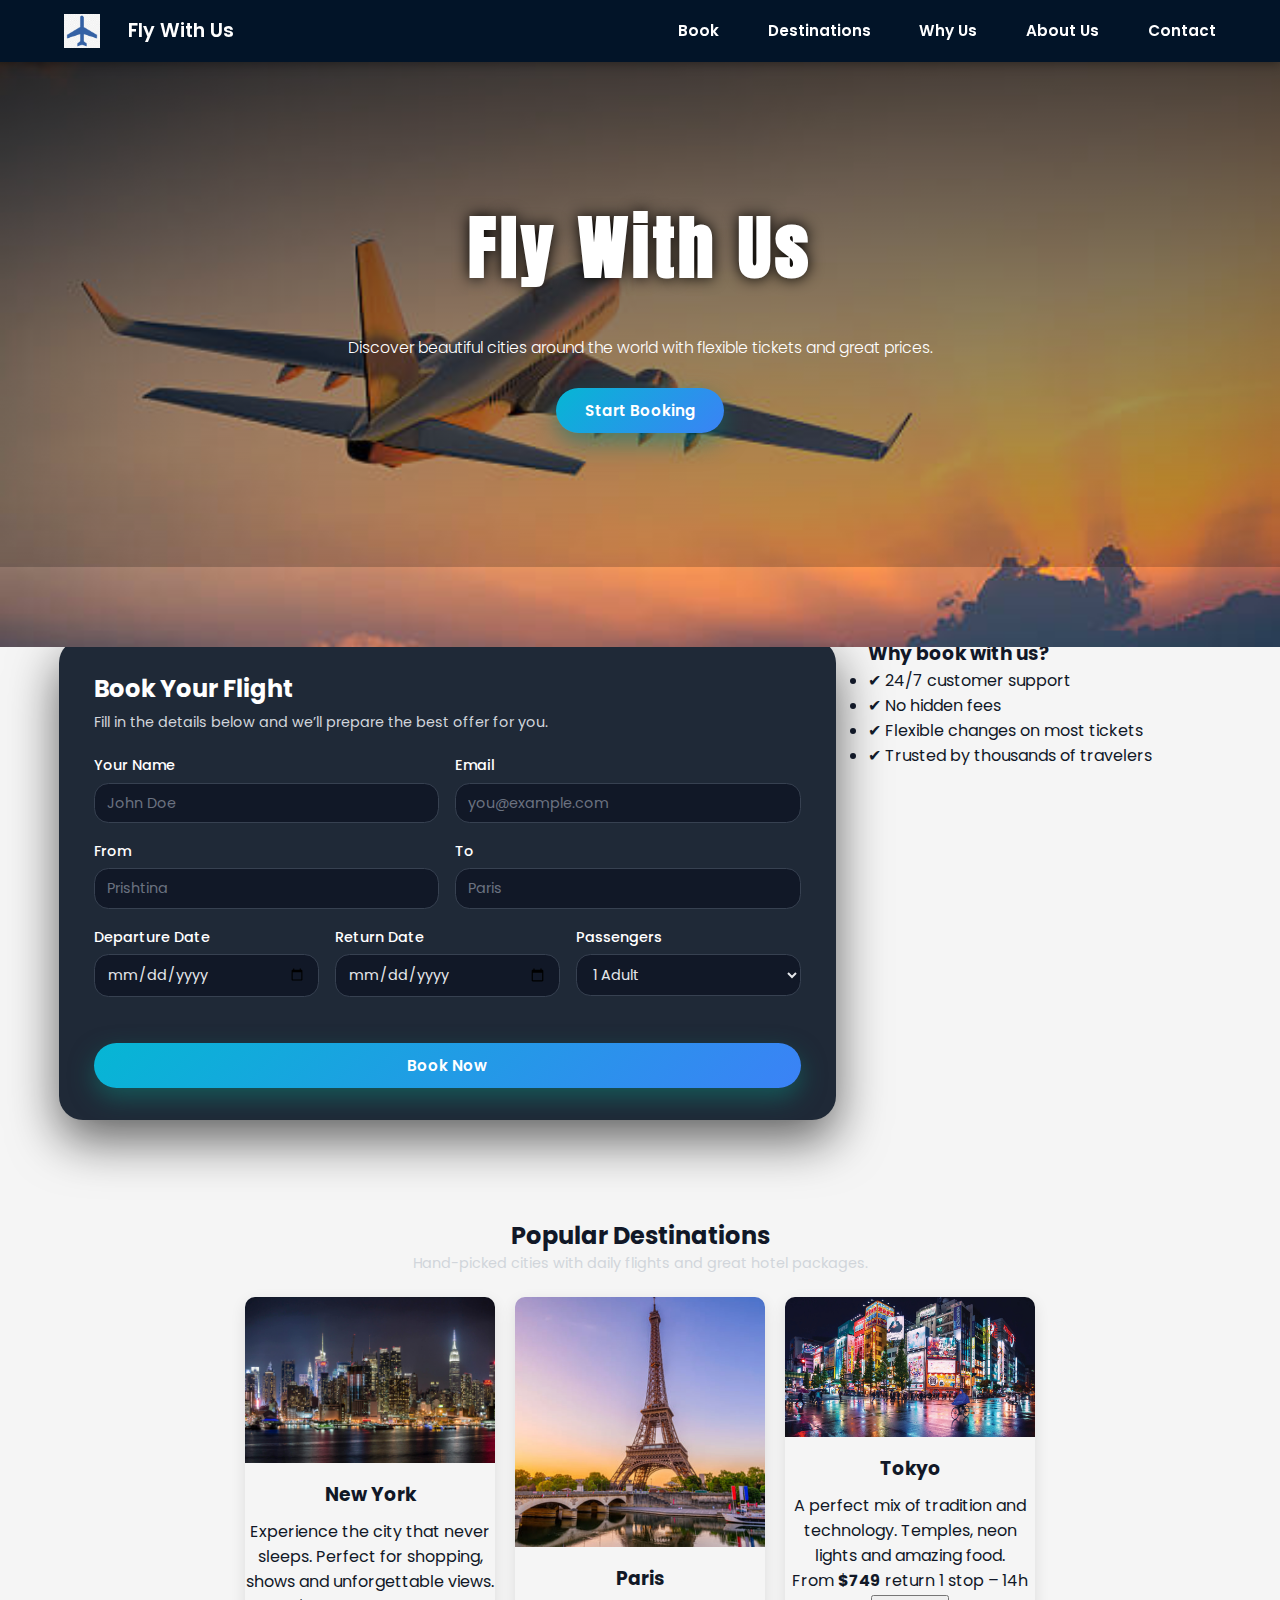
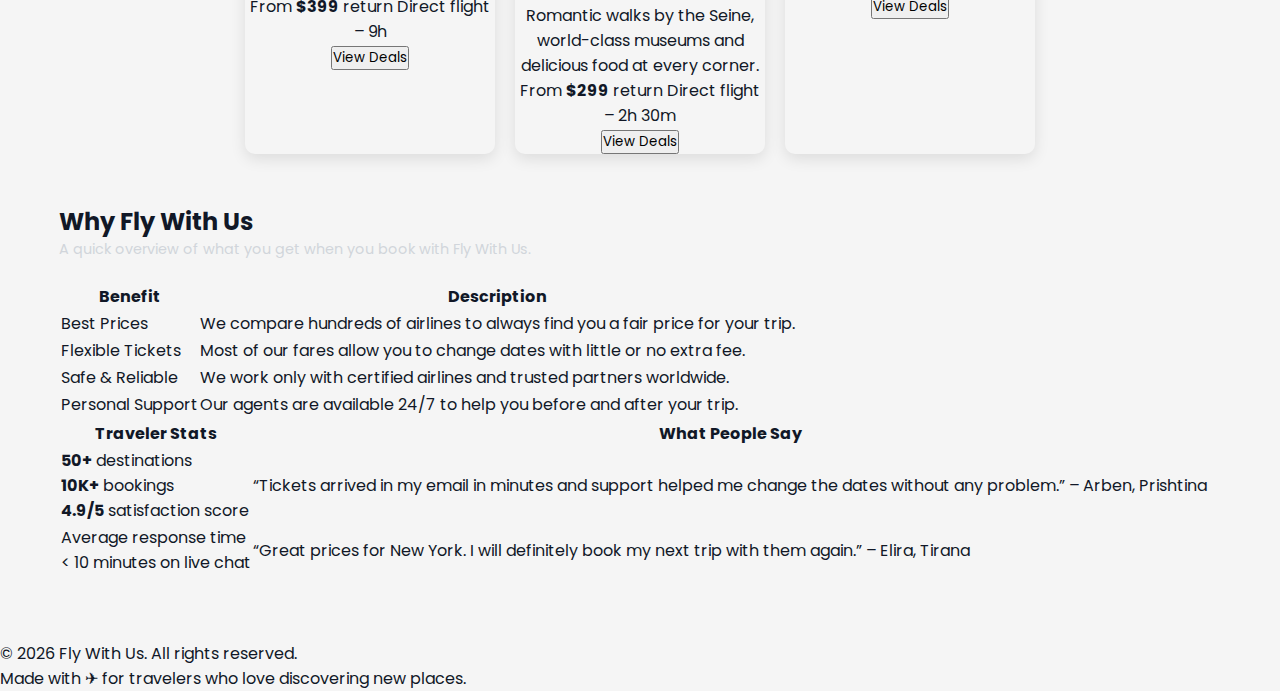
<file: index.html>
<!DOCTYPE html>
<html lang="en">
<head>
    <meta charset="UTF-8">
    <meta name="viewport" content="width=device-width, initial-scale=1.0">
    <title>Fly With Us</title>

    <!-- CSS -->
    <link rel="stylesheet" href="style.css">
</head>
<body>
    <!-- Navigation -->
    <nav class="navbar">
        <div class="logo">
            <img src="img/airplane-logo.png" alt="Airplane Logo" class="nav-logo">
            <a href="index.html" class="logo-text">Fly With Us</a>
        </div>
        <div class="nav-links">
            <a href="#booking">Book</a>
            <a href="#destinations">Destinations</a>
            <a href="#why-us">Why Us</a>
            <a href="about.html">About Us</a>
            <a href="contact.html">Contact</a>
        </div>
    </nav>

    <!-- HERO -->
    <header class="hero">
        <div class="hero-overlay">
            <h1 class="hero-title">Fly With Us</h1>
            <p class="hero-subtitle">
                Discover beautiful cities around the world with flexible tickets and great prices.
            </p>
            <a href="#booking" class="btn-primary">Start Booking</a>
        </div>
    </header>

    <main>
        <!-- BOOKING SECTION -->
        <section id="booking" class="booking-section">
            <div class="booking-container">
                <h2>Book Your Flight</h2>
                <p class="section-subtitle">
                    Fill in the details below and we’ll prepare the best offer for you.
                </p>

                <form id="bookingForm" class="booking-form">
                    <div class="form-row">
                        <div class="form-group">
                            <label for="name">Your Name</label>
                            <input type="text" id="name" placeholder="John Doe" required>
                        </div>
                        <div class="form-group">
                            <label for="email">Email</label>
                            <input type="email" id="email" placeholder="you@example.com" required>
                        </div>
                    </div>

                    <div class="form-row">
                        <div class="form-group">
                            <label for="from">From</label>
                            <input type="text" id="from" placeholder="Prishtina" required>
                        </div>
                        <div class="form-group">
                            <label for="to">To</label>
                            <input type="text" id="to" placeholder="Paris" required>
                        </div>
                    </div>

                    <div class="form-row">
                        <div class="form-group">
                            <label for="depart">Departure Date</label>
                            <input type="date" id="depart" required>
                        </div>
                        <div class="form-group">
                            <label for="return">Return Date</label>
                            <input type="date" id="return">
                        </div>
                        <div class="form-group">
                            <label for="passengers">Passengers</label>
                            <select id="passengers">
                                <option value="1">1 Adult</option>
                                <option value="2">2 Adults</option>
                                <option value="3">3 Adults</option>
                                <option value="4">4 Adults</option>
                                <option value="5">5+ Group</option>
                            </select>
                        </div>
                    </div>

                    <button type="submit" class="btn-primary btn-full">Book Now</button>
                </form>

                <p id="bookingSuccess" class="booking-success hidden"></p>
            </div>

            <div class="booking-info">
                <h3>Why book with us?</h3>
                <ul>
                    <li>✔ 24/7 customer support</li>
                    <li>✔ No hidden fees</li>
                    <li>✔ Flexible changes on most tickets</li>
                    <li>✔ Trusted by thousands of travelers</li>
                </ul>
            </div>
        </section>

        <!-- POPULAR DESTINATIONS -->
        <section class="destinations" id="destinations">
            <h2>Popular Destinations</h2>
            <p class="section-subtitle">
                Hand-picked cities with daily flights and great hotel packages.
            </p>

            <div class="cards">
                <!-- Card 1 -->
                <article class="card">
                    <img src="img/destination1.jpg" alt="New York skyline">
                    <div class="card-content">
                        <h3>New York</h3>
                        <p>
                            Experience the city that never sleeps. Perfect for shopping, shows and unforgettable views.
                        </p>
                        <div class="card-details">
                            <span>From <strong>$399</strong> return</span>
                            <span>Direct flight – 9h</span>
                        </div>
                        <button class="card-btn" data-city="New York">View Deals</button>
                    </div>
                </article>

                <!-- Card 2 -->
                <article class="card">
                    <img src="img/destination2.avif" alt="Paris Eiffel Tower">
                    <div class="card-content">
                        <h3>Paris</h3>
                        <p>
                            Romantic walks by the Seine, world-class museums and delicious food at every corner.
                        </p>
                        <div class="card-details">
                            <span>From <strong>$299</strong> return</span>
                            <span>Direct flight – 2h 30m</span>
                        </div>
                        <button class="card-btn" data-city="Paris">View Deals</button>
                    </div>
                </article>

                <!-- Card 3 -->
                <article class="card">
                    <img src="img/destination3.webp" alt="Tokyo night lights">
                    <div class="card-content">
                        <h3>Tokyo</h3>
                        <p>
                            A perfect mix of tradition and technology. Temples, neon lights and amazing food.
                        </p>
                        <div class="card-details">
                            <span>From <strong>$749</strong> return</span>
                            <span>1 stop – 14h</span>
                        </div>
                        <button class="card-btn" data-city="Tokyo">View Deals</button>
                    </div>
                </article>
            </div>
        </section>

        <!-- WHY US + STATS TABLE -->
        <section id="why-us" class="summary-section">
            <h2>Why Fly With Us</h2>
            <p class="section-subtitle">
                A quick overview of what you get when you book with Fly With Us.
            </p>

            <!-- tabela 1: përfitimet -->
            <div class="summary-table-wrapper">
                <table class="summary-table">
                    <thead>
                        <tr>
                            <th>Benefit</th>
                            <th>Description</th>
                        </tr>
                    </thead>
                    <tbody>
                        <tr>
                            <td>Best Prices</td>
                            <td>We compare hundreds of airlines to always find you a fair price for your trip.</td>
                        </tr>
                        <tr>
                            <td>Flexible Tickets</td>
                            <td>Most of our fares allow you to change dates with little or no extra fee.</td>
                        </tr>
                        <tr>
                            <td>Safe &amp; Reliable</td>
                            <td>We work only with certified airlines and trusted partners worldwide.</td>
                        </tr>
                        <tr>
                            <td>Personal Support</td>
                            <td>Our agents are available 24/7 to help you before and after your trip.</td>
                        </tr>
                    </tbody>
                </table>
            </div>

            <!-- tabela 2: statistika + mendime të shkurtra -->
            <div class="summary-table-wrapper">
                <table class="summary-table compact">
                    <thead>
                        <tr>
                            <th>Traveler Stats</th>
                            <th>What People Say</th>
                        </tr>
                    </thead>
                    <tbody>
                        <tr>
                            <td>
                                <strong>50+</strong> destinations<br>
                                <strong>10K+</strong> bookings<br>
                                <strong>4.9/5</strong> satisfaction score
                            </td>
                            <td>
                                “Tickets arrived in my email in minutes and support helped me change the dates without any problem.” – Arben, Prishtina
                            </td>
                        </tr>
                        <tr>
                            <td>
                                Average response time<br>
                                &lt; 10 minutes on live chat
                            </td>
                            <td>
                                “Great prices for New York. I will definitely book my next trip with them again.” – Elira, Tirana
                            </td>
                        </tr>
                    </tbody>
                </table>
            </div>
        </section>
    </main>

    <!-- FOOTER -->
    <footer class="main-footer">
        <p>© <span id="year"></span> Fly With Us. All rights reserved.</p>
        <p>Made with ✈ for travelers who love discovering new places.</p>
    </footer>

    <!-- JS -->
    <script src="script.js"></script>
</body>
</html>
</file>
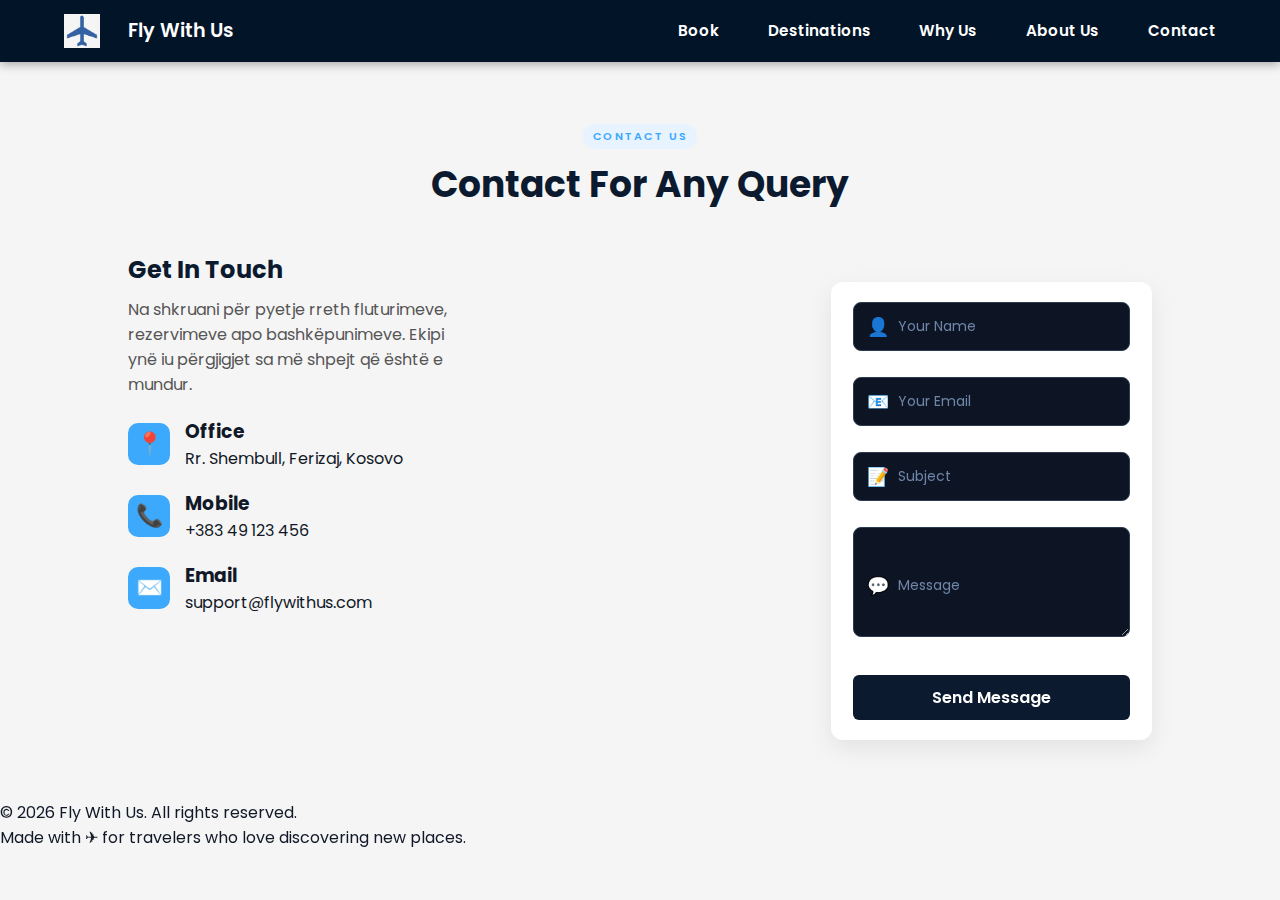
<file: contact.html>
<!DOCTYPE html>
<html lang="en">
<head>
    <meta charset="UTF-8">
    <meta name="viewport" content="width=device-width, initial-scale=1.0">
    <title>Contact - Fly With Us</title>
    <link rel="stylesheet" href="style.css">
</head>
<body>

    <!-- NAVBAR -->
    <nav class="navbar">
        <div class="logo">
            <img src="img/airplane-logo.png" alt="Airplane Logo" class="nav-logo">
            <a href="index.html" class="logo-text">Fly With Us</a>
        </div>
        <div class="nav-links">
            <a href="index.html#booking">Book</a>
            <a href="index.html#destinations">Destinations</a>
            <a href="index.html#why-us">Why Us</a>
            <a href="about.html">About Us</a>
            <a href="contact.html">Contact</a>
        </div>
    </nav>

    <!-- CONTACT PAGE MAIN SECTION -->
    <section class="contact-page">
        <div class="contact-page-header">
            <span class="contact-badge">Contact us</span>
            <h1>Contact For Any Query</h1>
        </div>

        <div class="contact-layout">
            <!-- KOLONA MAJTAS: INFO -->
            <div class="contact-col contact-left">
                <h2>Get In Touch</h2>
                <p class="contact-left-text">
                    Na shkruani për pyetje rreth fluturimeve, rezervimeve apo bashkëpunimeve.
                    Ekipi ynë iu përgjigjet sa më shpejt që është e mundur.
                </p>

                <div class="contact-info-item">
                    <div class="contact-icon-box">📍</div>
                    <div>
                        <h3>Office</h3>
                        <p>Rr. Shembull, Ferizaj, Kosovo</p>
                    </div>
                </div>

                <div class="contact-info-item">
                    <div class="contact-icon-box">📞</div>
                    <div>
                        <h3>Mobile</h3>
                        <p>+383 49 123 456</p>
                    </div>
                </div>

                <div class="contact-info-item">
                    <div class="contact-icon-box">✉️</div>
                    <div>
                        <h3>Email</h3>
                        <p>support@flywithus.com</p>
                    </div>
                </div>
            </div>

            <!-- KOLONA NË MES: HARTA -->
            <div class="contact-col contact-map">
                <iframe
                    src="https://www.google.com/maps/embed?pb=!1m18!1m12!1m3!1d24167.96865072345!2d-74.0131207!3d40.7127281!2m3!1f0!2f0!3f0!3m2!1i1024!2i768!4f13.1!3m3!1m2!1s0x89c25a3161a5a7ab%3A0x6b8b0d24dd47cebb!2sNew%20York%2C%20NY%2C%20USA!5e0!3m2!1sen!2s!4v1700000000000"
                    style="border:0;" allowfullscreen="" loading="lazy"
                    referrerpolicy="no-referrer-when-downgrade"></iframe>
            </div>

            <!-- KOLONA DJATHTAS: FORMA ME FLOAT LABELS -->
            <div class="contact-col contact-right">
                <form class="contact-form-box">
                    <div class="float-group">
                        <span class="input-icon">👤</span>
                        <input type="text" id="c-name" placeholder=" " required>
                        <label for="c-name">Your Name</label>
                    </div>

                    <div class="float-group">
                        <span class="input-icon">📧</span>
                        <input type="email" id="c-email" placeholder=" " required>
                        <label for="c-email">Your Email</label>
                    </div>

                    <div class="float-group">
                        <span class="input-icon">📝</span>
                        <input type="text" id="c-subject" placeholder=" ">
                        <label for="c-subject">Subject</label>
                    </div>

                    <div class="float-group">
                        <span class="input-icon">💬</span>
                        <textarea id="c-message" placeholder=" "></textarea>
                        <label for="c-message">Message</label>
                    </div>

                    <button class="button-modern" type="submit">Send Message</button>
                </form>
            </div>
        </div>
    </section>

    <!-- FOOTER (I NJEJTË SI NË INDEX) -->
    <footer class="main-footer">
        <p>© <span id="year"></span> Fly With Us. All rights reserved.</p>
        <p>Made with ✈ for travelers who love discovering new places.</p>
    </footer>

    <script src="script.js"></script>
</body>
</html>
</file>
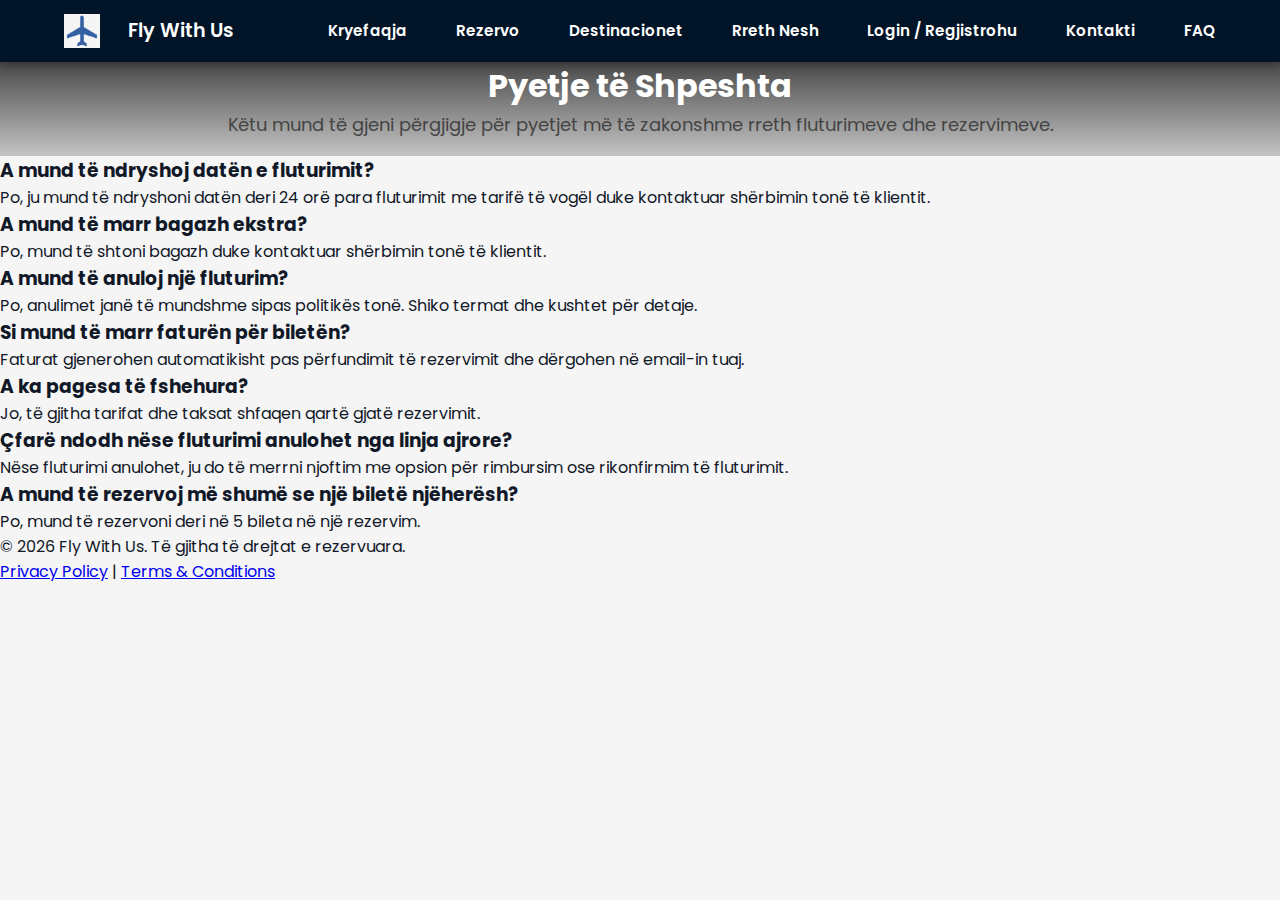
<file: faq.html>
<!DOCTYPE html>
<html lang="sq">
<head>
    <meta charset="UTF-8">
    <meta name="viewport" content="width=device-width, initial-scale=1.0">
    <title>Pyetje të Shpeshta</title>
    <link rel="stylesheet" href="style.css">
</head>
<body>

    <!-- NAVIGATION -->
    <nav class="navbar">
        <div class="logo">
            <img src="img/airplane-logo.png" alt="Airplane Logo" class="nav-logo">
            <a href="index.html" class="logo-text">Fly With Us</a>
        </div>

        <div class="hamburger" onclick="toggleMenu()">
            <span></span>
            <span></span>
            <span></span>
        </div>
        <div class="nav-links" id="navLinks">
            <a href="index.html#hero">Kryefaqja</a>
            <a href="index.html#booking">Rezervo</a>
            <a href="index.html#destinations">Destinacionet</a>
            <a href="about.html">Rreth Nesh</a>
            <a href="about.html#about-form-box">Login / Regjistrohu</a>
            <a href="contact.html">Kontakti</a>
            <a href="faq.html">FAQ</a>
        </div>
    </nav>

    <!-- HERO FAQ -->
<section class="about-hero-bg">
    <div class="hero-overlay">
        <h1>Pyetje të Shpeshta</h1>
        <p class="about-lead">
            Këtu mund të gjeni përgjigje për pyetjet më të zakonshme rreth fluturimeve dhe rezervimeve.
        </p>
    </div>
</section>

    <!-- FAQ CARDS -->
    <section class="faq-section">
        <div class="faq-cards">

            <div class="faq-card">
                <h3>A mund të ndryshoj datën e fluturimit?</h3>
                <p>Po, ju mund të ndryshoni datën deri 24 orë para fluturimit me tarifë të vogël duke kontaktuar shërbimin tonë të klientit.</p>
            </div>

            <div class="faq-card">
                <h3>A mund të marr bagazh ekstra?</h3>
                <p>Po, mund të shtoni bagazh duke kontaktuar shërbimin tonë të klientit.</p>
            </div>

            <div class="faq-card">
                <h3>A mund të anuloj një fluturim?</h3>
                <p>Po, anulimet janë të mundshme sipas politikës tonë. Shiko termat dhe kushtet për detaje.</p>
            </div>

            <div class="faq-card">
                <h3>Si mund të marr faturën për biletën?</h3>
                <p>Faturat gjenerohen automatikisht pas përfundimit të rezervimit dhe dërgohen në email-in tuaj.</p>
            </div>

            <div class="faq-card">
                <h3>A ka pagesa të fshehura?</h3>
                <p>Jo, të gjitha tarifat dhe taksat shfaqen qartë gjatë rezervimit.</p>
            </div>

            <div class="faq-card">
                <h3>Çfarë ndodh nëse fluturimi anulohet nga linja ajrore?</h3>
                <p>Nëse fluturimi anulohet, ju do të merrni njoftim me opsion për rimbursim ose rikonfirmim të fluturimit.</p>
            </div>

             <div class="faq-card">
                <h3>A mund të rezervoj më shumë se një biletë njëherësh?</h3>
                <p>Po, mund të rezervoni deri në 5 bileta në një rezervim.</p>
            </div>

        </div>
    </section>
     <!-- FOOTER -->
    <footer class="main-footer">
        <p>© <span id="year"></span> Fly With Us. Të gjitha të drejtat e rezervuara.</p>
         <p class="sub-footer">
    <a href="#" >Privacy Policy</a> | 
    <a href="#" >Terms & Conditions</a>
  </p>
    </footer>
    
    <script src="https://code.jquery.com/jquery-3.6.4.min.js"></script>
    <script src="script.js"></script>
</body>
</html>
</file>
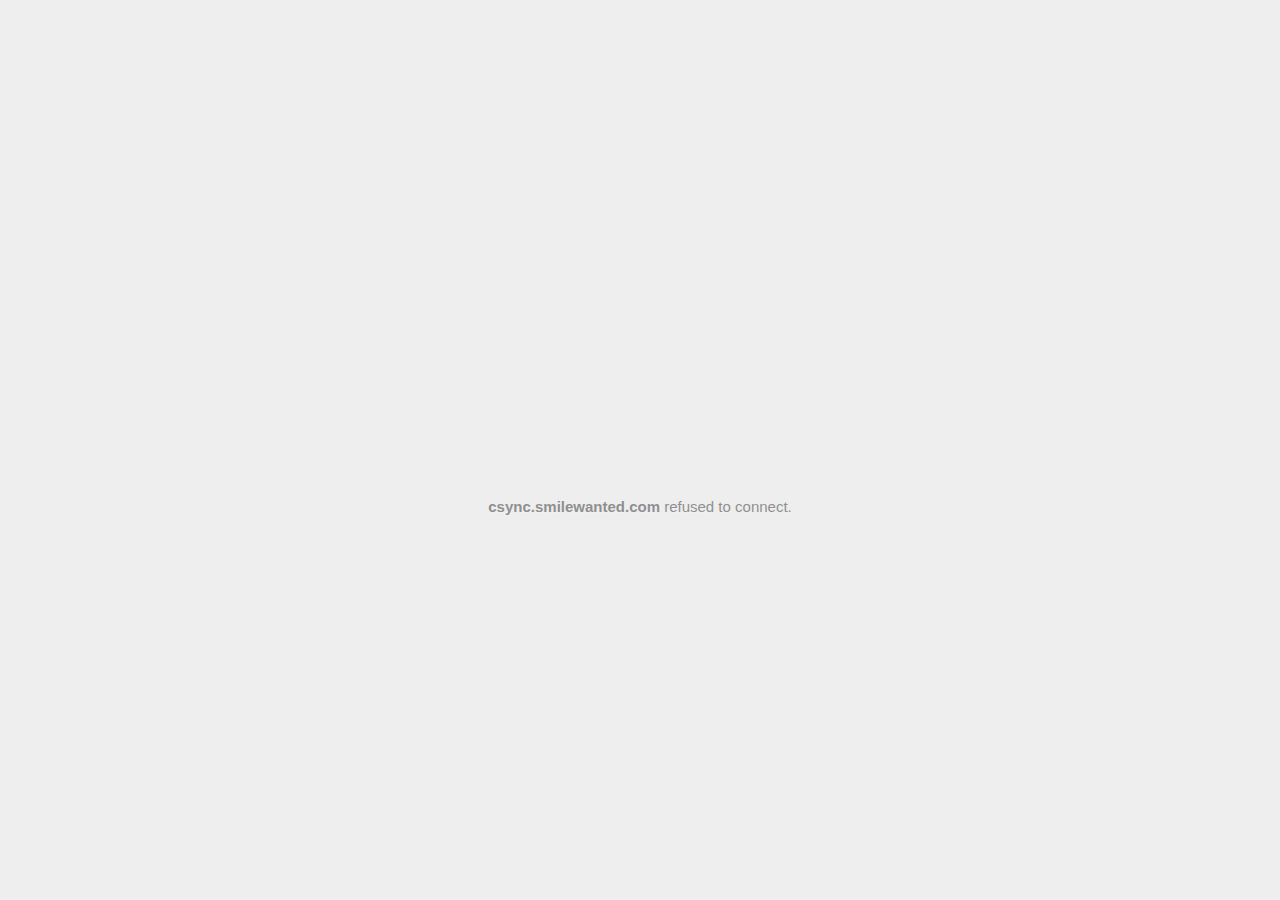
<file: img/tiktok_files/saved_resource(6).html>
<!DOCTYPE html>
<!-- saved from url=(0029)chrome-error://chromewebdata/ -->
<html dir="ltr" lang="en" subframe=""><head><meta http-equiv="Content-Type" content="text/html; charset=UTF-8">
  
  <meta name="color-scheme" content="light dark">
  <meta name="theme-color" content="#fff">
  <meta name="viewport" content="width=device-width, initial-scale=1.0,
                                 maximum-scale=1.0, user-scalable=no">
  <title>csync.smilewanted.com</title>
  <style>/* Copyright 2017 The Chromium Authors
 * Use of this source code is governed by a BSD-style license that can be
 * found in the LICENSE file. */

a {
  color: var(--link-color);
}

body {
  --background-color: #fff;
  --error-code-color: var(--google-gray-700);
  --google-blue-50: rgb(232, 240, 254);
  --google-blue-100: rgb(210, 227, 252);
  --google-blue-300: rgb(138, 180, 248);
  --google-blue-600: rgb(26, 115, 232);
  --google-blue-700: rgb(25, 103, 210);
  --google-gray-100: rgb(241, 243, 244);
  --google-gray-300: rgb(218, 220, 224);
  --google-gray-500: rgb(154, 160, 166);
  --google-gray-50: rgb(248, 249, 250);
  --google-gray-600: rgb(128, 134, 139);
  --google-gray-700: rgb(95, 99, 104);
  --google-gray-800: rgb(60, 64, 67);
  --google-gray-900: rgb(32, 33, 36);
  --heading-color: var(--google-gray-900);
  --link-color: rgb(88, 88, 88);
  --primary-button-fill-color-active: var(--google-blue-700);
  --primary-button-fill-color: var(--google-blue-600);
  --primary-button-text-color: #fff;
  --quiet-background-color: rgb(247, 247, 247);
  --secondary-button-border-color: var(--google-gray-500);
  --secondary-button-fill-color: #fff;
  --secondary-button-hover-border-color: var(--google-gray-600);
  --secondary-button-hover-fill-color: var(--google-gray-50);
  --secondary-button-text-color: var(--google-gray-700);
  --small-link-color: var(--google-gray-700);
  --text-color: var(--google-gray-700);
  background: var(--background-color);
  color: var(--text-color);
  word-wrap: break-word;
}

.nav-wrapper .secondary-button {
  background: var(--secondary-button-fill-color);
  border: 1px solid var(--secondary-button-border-color);
  color: var(--secondary-button-text-color);
  float: none;
  margin: 0;
  padding: 8px 16px;
}

.hidden {
  display: none;
}

html {
  -webkit-text-size-adjust: 100%;
  font-size: 125%;
}

.icon {
  background-repeat: no-repeat;
  background-size: 100%;
}

@media (prefers-color-scheme: dark) {
  body {
    --background-color: var(--google-gray-900);
    --error-code-color: var(--google-gray-500);
    --heading-color: var(--google-gray-500);
    --link-color: var(--google-blue-300);
    --primary-button-fill-color-active: rgb(129, 162, 208);
    --primary-button-fill-color: var(--google-blue-300);
    --primary-button-text-color: var(--google-gray-900);
    --quiet-background-color: var(--background-color);
    --secondary-button-border-color: var(--google-gray-700);
    --secondary-button-fill-color: var(--google-gray-900);
    --secondary-button-hover-fill-color: rgb(48, 51, 57);
    --secondary-button-text-color: var(--google-blue-300);
    --small-link-color: var(--google-blue-300);
    --text-color: var(--google-gray-500);
  }
}
</style>
  <style>/* Copyright 2014 The Chromium Authors
   Use of this source code is governed by a BSD-style license that can be
   found in the LICENSE file. */

button {
  border: 0;
  border-radius: 20px;
  box-sizing: border-box;
  color: var(--primary-button-text-color);
  cursor: pointer;
  float: right;
  font-size: .875em;
  margin: 0;
  padding: 8px 16px;
  transition: box-shadow 150ms cubic-bezier(0.4, 0, 0.2, 1);
  user-select: none;
}

[dir='rtl'] button {
  float: left;
}

.bad-clock button,
.captive-portal button,
.https-only button,
.insecure-form button,
.lookalike-url button,
.main-frame-blocked button,
.neterror button,
.pdf button,
.ssl button,
.enterprise-block button,
.enterprise-warn button,
.managed-profile-required button,
.safe-browsing-billing button,
.supervised-user-verify button,
.supervised-user-verify-subframe button {
  background: var(--primary-button-fill-color);
}

button:active {
  background: var(--primary-button-fill-color-active);
  outline: 0;
}

#debugging {
  display: inline;
  overflow: auto;
}

.debugging-content {
  line-height: 1em;
  margin-bottom: 0;
  margin-top: 1em;
}

.debugging-content-fixed-width {
  display: block;
  font-family: monospace;
  font-size: 1.2em;
  margin-top: 0.5em;
}

.debugging-title {
  font-weight: bold;
}

#details {
  margin: 0 0 50px;
}

#details p:not(:first-of-type) {
  margin-top: 20px;
}

.secondary-button:active {
  border-color: white;
  box-shadow: 0 1px 2px 0 rgba(60, 64, 67, .3),
      0 2px 6px 2px rgba(60, 64, 67, .15);
}

.secondary-button:hover {
  background: var(--secondary-button-hover-fill-color);
  border-color: var(--secondary-button-hover-border-color);
  text-decoration: none;
}

.error-code {
  color: var(--error-code-color);
  font-size: .8em;
  margin-top: 12px;
  text-transform: uppercase;
}

#error-debugging-info {
  font-size: 0.8em;
}

h1 {
  color: var(--heading-color);
  font-size: 1.6em;
  font-weight: normal;
  line-height: 1.25em;
  margin-bottom: 16px;
}

h2 {
  font-size: 1.2em;
  font-weight: normal;
}

.icon {
  height: 72px;
  margin: 0 0 40px;
  width: 72px;
}

input[type=checkbox] {
  opacity: 0;
}

input[type=checkbox]:focus ~ .checkbox::after {
  outline: -webkit-focus-ring-color auto 5px;
}

.interstitial-wrapper {
  box-sizing: border-box;
  font-size: 1em;
  line-height: 1.6em;
  margin: 14vh auto 0;
  max-width: 600px;
  width: 100%;
}

#main-message > p {
  display: inline;
}

#extended-reporting-opt-in {
  font-size: .875em;
  margin-top: 32px;
}

#extended-reporting-opt-in label {
  display: grid;
  grid-template-columns: 1.8em 1fr;
  position: relative;
}

#enhanced-protection-message {
  border-radius: 20px;
  font-size: 1em;
  margin-top: 32px;
  padding: 10px 5px;
}

#enhanced-protection-message a {
  color: var(--google-red-10);
}

#enhanced-protection-message label {
  display: grid;
  grid-template-columns: 2.5em 1fr;
  position: relative;
}

#enhanced-protection-message div {
  margin: 0.5em;
}

#enhanced-protection-message .icon {
  height: 1.5em;
  vertical-align: middle;
  width: 1.5em;
}

.nav-wrapper {
  margin-top: 51px;
}

.nav-wrapper::after {
  clear: both;
  content: '';
  display: table;
  width: 100%;
}

.small-link {
  color: var(--small-link-color);
  font-size: .875em;
}

.checkboxes {
  flex: 0 0 24px;
}

.checkbox {
  --padding: .9em;
  background: transparent;
  display: block;
  height: 1em;
  left: -1em;
  padding-inline-start: var(--padding);
  position: absolute;
  right: 0;
  top: -.5em;
  width: 1em;
}

.checkbox::after {
  border: 1px solid white;
  border-radius: 2px;
  content: '';
  height: 1em;
  left: var(--padding);
  position: absolute;
  top: var(--padding);
  width: 1em;
}

.checkbox::before {
  background: transparent;
  border: 2px solid white;
  border-inline-end-width: 0;
  border-top-width: 0;
  content: '';
  height: .2em;
  left: calc(.3em + var(--padding));
  opacity: 0;
  position: absolute;
  top: calc(.3em  + var(--padding));
  transform: rotate(-45deg);
  width: .5em;
}

input[type=checkbox]:checked ~ .checkbox::before {
  opacity: 1;
}

@media (max-width: 700px) {
  .interstitial-wrapper {
    padding: 0 10%;
  }

  #error-debugging-info {
    overflow: auto;
  }
}

@media (max-width: 420px) {
  button,
  [dir='rtl'] button,
  .small-link {
    float: none;
    font-size: .825em;
    font-weight: 500;
    margin: 0;
    width: 100%;
  }

  button {
    padding: 16px 24px;
  }

  #details {
    margin: 20px 0 20px 0;
  }

  #details p:not(:first-of-type) {
    margin-top: 10px;
  }

  .secondary-button:not(.hidden) {
    display: block;
    margin-top: 20px;
    text-align: center;
    width: 100%;
  }

  .interstitial-wrapper {
    padding: 0 5%;
  }

  #extended-reporting-opt-in {
    margin-top: 24px;
  }

  #enhanced-protection-message {
    margin-top: 24px;
  }

  .nav-wrapper {
    margin-top: 30px;
  }
}

/**
 * Mobile specific styling.
 * Navigation buttons are anchored to the bottom of the screen.
 * Details message replaces the top content in its own scrollable area.
 */

@media (max-width: 420px) {
  .nav-wrapper .secondary-button {
    border: 0;
    margin: 16px 0 0;
    margin-inline-end: 0;
    padding-bottom: 16px;
    padding-top: 16px;
  }
}

/* Fixed nav. */
@media (min-width: 240px) and (max-width: 420px) and
       (min-height: 401px),
       (min-width: 421px) and (min-height: 240px) and
       (max-height: 560px) {
  body .nav-wrapper {
    background: var(--background-color);
    bottom: 0;
    box-shadow: 0 -12px 24px var(--background-color);
    left: 0;
    margin: 0 auto;
    max-width: 736px;
    padding-inline-end: 24px;
    padding-inline-start: 24px;
    position: fixed;
    right: 0;
    width: 100%;
    z-index: 2;
  }

  .interstitial-wrapper {
    max-width: 736px;
  }

  #details,
  #main-content {
    padding-bottom: 40px;
  }

  #details {
    padding-top: 5.5vh;
  }

  button.small-link {
    color: var(--google-blue-600);
  }
}

@media (max-width: 420px) and (orientation: portrait),
       (max-height: 560px) {
  body {
    margin: 0 auto;
  }

  button,
  [dir='rtl'] button,
  button.small-link,
  .nav-wrapper .secondary-button {
    font-family: Roboto-Regular,Helvetica;
    font-size: .933em;
    margin: 6px 0;
    transform: translatez(0);
  }

  .nav-wrapper {
    box-sizing: border-box;
    padding-bottom: 8px;
    width: 100%;
  }

  #details {
    box-sizing: border-box;
    height: auto;
    margin: 0;
    opacity: 1;
    transition: opacity 250ms cubic-bezier(0.4, 0, 0.2, 1);
  }

  #details.hidden,
  #main-content.hidden {
    height: 0;
    opacity: 0;
    overflow: hidden;
    padding-bottom: 0;
    transition: none;
  }

  h1 {
    font-size: 1.5em;
    margin-bottom: 8px;
  }

  .icon {
    margin-bottom: 5.69vh;
  }

  .interstitial-wrapper {
    box-sizing: border-box;
    margin: 7vh auto 12px;
    padding: 0 24px;
    position: relative;
  }

  .interstitial-wrapper p {
    font-size: .95em;
    line-height: 1.61em;
    margin-top: 8px;
  }

  #main-content {
    margin: 0;
    transition: opacity 100ms cubic-bezier(0.4, 0, 0.2, 1);
  }

  .small-link {
    border: 0;
  }

  .suggested-left > #control-buttons,
  .suggested-right > #control-buttons {
    float: none;
    margin: 0;
  }
}

@media (min-width: 421px) and (min-height: 500px) and (max-height: 560px) {
  .interstitial-wrapper {
    margin-top: 10vh;
  }
}

@media (min-height: 400px) and (orientation:portrait) {
  .interstitial-wrapper {
    margin-bottom: 145px;
  }
}

@media (min-height: 299px) {
  .nav-wrapper {
    padding-bottom: 16px;
  }
}

@media (max-height: 560px) and (min-height: 240px) and (orientation:landscape) {
  .extended-reporting-has-checkbox #details {
    padding-bottom: 80px;
  }
}

@media (min-height: 500px) and (max-height: 650px) and (max-width: 414px) and
       (orientation: portrait) {
  .interstitial-wrapper {
    margin-top: 7vh;
  }
}

@media (min-height: 650px) and (max-width: 414px) and (orientation: portrait) {
  .interstitial-wrapper {
    margin-top: 10vh;
  }
}

/* Small mobile screens. No fixed nav. */
@media (max-height: 400px) and (orientation: portrait),
       (max-height: 239px) and (orientation: landscape),
       (max-width: 419px) and (max-height: 399px) {
  .interstitial-wrapper {
    display: flex;
    flex-direction: column;
    margin-bottom: 0;
  }

  #details {
    flex: 1 1 auto;
    order: 0;
  }

  #main-content {
    flex: 1 1 auto;
    order: 0;
  }

  .nav-wrapper {
    flex: 0 1 auto;
    margin-top: 8px;
    order: 1;
    padding-inline-end: 0;
    padding-inline-start: 0;
    position: relative;
    width: 100%;
  }

  button,
  .nav-wrapper .secondary-button {
    padding: 16px 24px;
  }

  button.small-link {
    color: var(--google-blue-600);
  }
}

@media (max-width: 239px) and (orientation: portrait) {
  .nav-wrapper {
    padding-inline-end: 0;
    padding-inline-start: 0;
  }
}
</style>
  <style>/* Copyright 2013 The Chromium Authors
 * Use of this source code is governed by a BSD-style license that can be
 * found in the LICENSE file. */

/* Don't use the main frame div when the error is in a subframe. */
html[subframe] #main-frame-error {
  display: none;
}

/* Don't use the subframe error div when the error is in a main frame. */
html:not([subframe]) #sub-frame-error {
  display: none;
}

h1 {
  margin-top: 0;
  word-wrap: break-word;
}

h1 span {
  font-weight: 500;
}

a {
  text-decoration: none;
}

.icon {
  -webkit-user-select: none;
  display: inline-block;
}

.icon-generic {
  /* Can't access chrome://theme/IDR_ERROR_NETWORK_GENERIC from an untrusted
   * renderer process, so embed the resource manually. */
  content: image-set(
      url([data-uri]) 1x,
      url([data-uri]) 2x);
}

.icon-info {
  content: image-set(
      url([data-uri]) 1x,
      url([data-uri]) 2x);
}

.icon-offline {
  content: image-set(
      url([data-uri]) 1x,
      url([data-uri]) 2x);
  position: relative;
}

.icon-disabled {
  content: image-set(
      url([data-uri]) 1x,
      url([data-uri]) 2x);
  width: 112px;
}

.hidden {
  display: none;
}

#suggestions-list a {
  color: var(--google-blue-600);
}

#suggestions-list p {
  margin-block-end: 0;
}

#suggestions-list ul {
  margin-top: 0;
}

.single-suggestion {
  list-style-type: none;
  padding-inline-start: 0;
}

.link-button {
  color: rgb(66, 133, 244);
  display: inline-block;
  font-weight: bold;
  text-transform: uppercase;
}

#sub-frame-error-details {

  color: #8F8F8F;

  /* Not done on mobile for performance reasons. */
  text-shadow: 0 1px 0 rgba(255,255,255,0.3);

}

.secondary-button {
  background: #d9d9d9;
  color: #696969;
  margin-inline-end: 16px;
}

.snackbar {
  background: #323232;
  border-radius: 2px;
  bottom: 24px;
  box-sizing: border-box;
  color: #fff;
  font-size: .87em;
  left: 24px;
  max-width: 568px;
  min-width: 288px;
  opacity: 0;
  padding: 16px 24px 12px;
  position: fixed;
  transform: translateY(90px);
  will-change: opacity, transform;
  z-index: 999;
}

.snackbar-show {
  -webkit-animation:
    show-snackbar 250ms cubic-bezier(0, 0, 0.2, 1) forwards,
    hide-snackbar 250ms cubic-bezier(0.4, 0, 1, 1) forwards 5s;
}

@-webkit-keyframes show-snackbar {
  100% {
    opacity: 1;
    transform: translateY(0);
  }
}

@-webkit-keyframes hide-snackbar {
  0% {
    opacity: 1;
    transform: translateY(0);
  }
  100% {
    opacity: 0;
    transform: translateY(90px);
  }
}

.suggestions {
  margin-top: 18px;
}

.suggestion-header {
  font-weight: bold;
  margin-bottom: 4px;
}

.suggestion-body {
  color: #777;
}

/* Decrease padding at low sizes. */
@media (max-width: 640px), (max-height: 640px) {
  h1 {
    margin: 0 0 15px;
  }
  .suggestions {
    margin-top: 10px;
  }
  .suggestion-header {
    margin-bottom: 0;
  }
}

#cancel-save-page-button {
  background-image: url([data-uri]);
  background-position: right 27px center;
  background-repeat: no-repeat;
  border: 1px solid var(--google-gray-300);
  border-radius: 5px;
  color: var(--google-gray-700);
  margin-bottom: 26px;
  padding-bottom: 16px;
  padding-inline-end: 88px;
  padding-inline-start: 16px;
  padding-top: 16px;
  text-align: start;
}

html[dir='rtl'] #cancel-save-page-button {
  background-position: left 27px center;
}

#save-page-for-later-button {
  display: flex;
  justify-content: start;
}

#save-page-for-later-button a::before {
  content: url([data-uri]);
  display: inline-block;
  margin-inline-end: 4px;
  vertical-align: -webkit-baseline-middle;
}

.hidden#save-page-for-later-button {
  display: none;
}

/* Don't allow overflow when in a subframe. */
html[subframe] body {
  overflow: hidden;
}

#sub-frame-error {
  -webkit-align-items: center;
  -webkit-flex-flow: column;
  -webkit-justify-content: center;
  background-color: #DDD;
  display: -webkit-flex;
  height: 100%;
  left: 0;
  position: absolute;
  text-align: center;
  top: 0;
  transition: background-color 200ms ease-in-out;
  width: 100%;
}

#sub-frame-error:hover {
  background-color: #EEE;
}

#sub-frame-error .icon-generic {
  margin: 0 0 16px;
}

#sub-frame-error-details {
  margin: 0 10px;
  text-align: center;
  opacity: 0;
}

/* Show details only when hovering. */
#sub-frame-error:hover #sub-frame-error-details {
  opacity: 1;
}

/* If the iframe is too small, always hide the error code. */
/* TODO(mmenke): See if overflow: no-display works better, once supported. */
@media (max-width: 200px), (max-height: 95px) {
  #sub-frame-error-details {
    display: none;
  }
}

/* Adjust icon for small embedded frames in apps. */
@media (max-height: 100px) {
  #sub-frame-error .icon-generic {
    height: auto;
    margin: 0;
    padding-top: 0;
    width: 25px;
  }
}

/* details-button is special; it's a <button> element that looks like a link. */
#details-button {
  box-shadow: none;
  min-width: 0;
}

/* Styles for platform dependent separation of controls and details button. */
.suggested-left > #control-buttons,
.suggested-right > #details-button {
  float: left;
}

.suggested-right > #control-buttons,
.suggested-left > #details-button {
  float: right;
}

.suggested-left .secondary-button {
  margin-inline-end: 0;
  margin-inline-start: 16px;
}

#details-button.singular {
  float: none;
}

/* download-button shows both icon and text. */
#download-button {
  padding-bottom: 4px;
  padding-top: 4px;
  position: relative;
}

#download-button::before {
  background: image-set(
      url([data-uri]) 1x,
      url([data-uri]) 2x)
    no-repeat;
  content: '';
  display: inline-block;
  height: 24px;
  margin-inline-end: 4px;
  margin-inline-start: -4px;
  vertical-align: middle;
  width: 24px;
}

#download-button:disabled {
  background: rgb(180, 206, 249);
  color: rgb(255, 255, 255);
}

#buttons::after {
  clear: both;
  content: '';
  display: block;
  width: 100%;
}

/* Offline page */
html[dir='rtl'] .runner-container,
html[dir='rtl'].offline .icon-offline {
  transform: scaleX(-1);
}

.offline {
  transition: filter 1.5s cubic-bezier(0.65, 0.05, 0.36, 1),
              background-color 1.5s cubic-bezier(0.65, 0.05, 0.36, 1);

  will-change: filter, background-color;

}

.offline body {
  transition: background-color 1.5s cubic-bezier(0.65, 0.05, 0.36, 1);
}

.offline #main-message > p {
  display: none;
}

.offline.inverted {
  background-color: #fff;
  filter: invert(1);
}

.offline.inverted body {
  background-color: #fff;
}

.offline .interstitial-wrapper {
  color: var(--text-color);
  font-size: 1em;
  line-height: 1.55;
  margin: 0 auto;
  max-width: 600px;
  padding-top: 100px;
  position: relative;
  width: 100%;
}

.offline .runner-container {
  direction: ltr;
  height: 150px;
  max-width: 600px;
  overflow: hidden;
  position: absolute;
  top: 35px;
  width: 44px;
}

.offline .runner-container:focus {
  outline: none;
}

.offline .runner-container:focus-visible {
  outline: 3px solid var(--google-blue-300);
}

.offline .runner-canvas {
  height: 150px;
  max-width: 600px;
  opacity: 1;
  overflow: hidden;
  position: absolute;
  top: 0;
  z-index: 10;
}

.offline .controller {
  height: 100vh;
  left: 0;
  position: absolute;
  top: 0;
  width: 100vw;
  z-index: 9;
}

#offline-resources {
  display: none;
}

#offline-instruction {
  image-rendering: pixelated;
  left: 0;
  margin: auto;
  position: absolute;
  right: 0;
  top: 60px;
  width: fit-content;
}

.offline-runner-live-region {
  bottom: 0;
  clip-path: polygon(0 0, 0 0, 0 0);
  color: var(--background-color);
  display: block;
  font-size: xx-small;
  overflow: hidden;
  position: absolute;
  text-align: center;
  transition: color 1.5s cubic-bezier(0.65, 0.05, 0.36, 1);
  user-select: none;
}

/* Custom toggle */
.slow-speed-option {
  align-items: center;
  background: var(--google-gray-50);
  border-radius: 24px/50%;
  bottom: 0;
  color: var(--error-code-color);
  display: inline-flex;
  font-size: 1em;
  left: 0;
  line-height: 1.1em;
  margin: 5px auto;
  padding: 2px 12px 3px 20px;
  position: absolute;
  right: 0;
  width: max-content;
  z-index: 999;
}

.slow-speed-option.hidden {
  display: none;
}

.slow-speed-option [type=checkbox] {
  opacity: 0;
  pointer-events: none;
  position: absolute;
}

.slow-speed-option .slow-speed-toggle {
  cursor: pointer;
  margin-inline-start: 8px;
  padding: 8px 4px;
  position: relative;
}

.slow-speed-option [type=checkbox]:disabled ~ .slow-speed-toggle {
  cursor: default;
}

.slow-speed-option-label [type=checkbox] {
  opacity: 0;
  pointer-events: none;
  position: absolute;
}

.slow-speed-option .slow-speed-toggle::before,
.slow-speed-option .slow-speed-toggle::after {
  content: '';
  display: block;
  margin: 0 3px;
  transition: all 100ms cubic-bezier(0.4, 0, 1, 1);
}

.slow-speed-option .slow-speed-toggle::before {
  background: rgb(189,193,198);
  border-radius: 0.65em;
  height: 0.9em;
  width: 2em;
}

.slow-speed-option .slow-speed-toggle::after {
  background: #fff;
  border-radius: 50%;
  box-shadow: 0 1px 3px 0 rgb(0 0 0 / 40%);
  height: 1.2em;
  position: absolute;
  top: 51%;
  transform: translate(-20%, -50%);
  width: 1.1em;
}

.slow-speed-option [type=checkbox]:focus + .slow-speed-toggle {
  box-shadow: 0 0 8px rgb(94, 158, 214);
  outline: 1px solid rgb(93, 157, 213);
}

.slow-speed-option [type=checkbox]:checked + .slow-speed-toggle::before {
  background: var(--google-blue-600);
  opacity: 0.5;
}

.slow-speed-option [type=checkbox]:checked + .slow-speed-toggle::after {
  background: var(--google-blue-600);
  transform: translate(calc(2em - 90%), -50%);
}

.slow-speed-option [type=checkbox]:checked:disabled +
  .slow-speed-toggle::before {
  background: rgb(189,193,198);
}

.slow-speed-option [type=checkbox]:checked:disabled +
  .slow-speed-toggle::after {
  background: var(--google-gray-50);
}

@media (max-width: 420px) {
  #download-button {
    padding-bottom: 12px;
    padding-top: 12px;
  }

  .suggested-left > #control-buttons,
  .suggested-right > #control-buttons {
    float: none;
  }

  .snackbar {
    border-radius: 0;
    bottom: 0;
    left: 0;
    width: 100%;
  }
}

@media (max-height: 350px) {
  h1 {
    margin: 0 0 15px;
  }

  .icon-offline {
    margin: 0 0 10px;
  }

  .interstitial-wrapper {
    margin-top: 5%;
  }

  .nav-wrapper {
    margin-top: 30px;
  }
}

@media (min-width: 420px) and (max-width: 736px) and
       (min-height: 240px) and (max-height: 420px) and
       (orientation:landscape) {
  .interstitial-wrapper {
    margin-bottom: 100px;
  }
}

@media (max-width: 360px) and (max-height: 480px) {
  .offline .interstitial-wrapper {
    padding-top: 60px;
  }

  .offline .runner-container {
    top: 8px;
  }
}

@media (min-height: 240px) and (orientation: landscape) {
  .offline .interstitial-wrapper {
    margin-bottom: 90px;
  }

  .icon-offline {
    margin-bottom: 20px;
  }
}

@media (max-height: 320px) and (orientation: landscape) {
  .icon-offline {
    margin-bottom: 0;
  }

  .offline .runner-container {
    top: 10px;
  }
}

@media (max-width: 240px) {
  button {
    padding-inline-end: 12px;
    padding-inline-start: 12px;
  }

  .interstitial-wrapper {
    overflow: inherit;
    padding: 0 8px;
  }
}

@media (max-width: 120px) {
  button {
    width: auto;
  }
}

.arcade-mode,
.arcade-mode .runner-container,
.arcade-mode .runner-canvas {
  image-rendering: pixelated;
  max-width: 100%;
  overflow: hidden;
}

.arcade-mode #buttons,
.arcade-mode #main-content {
  opacity: 0;
  overflow: hidden;
}

.arcade-mode .interstitial-wrapper {
  height: 100vh;
  max-width: 100%;
  overflow: hidden;
}

.arcade-mode .runner-container {
  left: 0;
  margin: auto;
  right: 0;
  transform-origin: top center;
  transition: transform 250ms cubic-bezier(0.4, 0, 1, 1) 400ms;
  z-index: 2;
}

@media (prefers-color-scheme: dark) {
  .icon {
    filter: invert(1);
  }

  .offline .runner-canvas {
    filter: invert(1);
  }

  .offline.inverted {
    background-color: var(--background-color);
    filter: invert(0);
  }

  .offline.inverted body {
    background-color: #fff;
  }

  .offline.inverted .offline-runner-live-region {
    color: #fff;
  }

  #suggestions-list a {
    color: var(--link-color);
  }

  .slow-speed-option {
    background: var(--google-gray-800);
    color: var(--google-gray-100);
  }

  .slow-speed-option .slow-speed-toggle::before,
  .slow-speed-option [type=checkbox]:checked:disabled +
    .slow-speed-toggle::before {
     background: rgb(189,193,198);
  }

  .slow-speed-option [type=checkbox]:checked + .slow-speed-toggle::after,
  .slow-speed-option [type=checkbox]:checked + .slow-speed-toggle::before {
    background: var(--google-blue-300);
  }
}

#main-frame-error:not(.showing-details) #details {
  display: none;
}

@media (min-width: 240px) and (max-width: 420px) and (min-height: 401px),
       (min-height: 240px) and (max-height: 560px) and (min-width: 421px) {
  #main-frame-error.showing-details #main-content,
  #main-frame-error.showing-details .runner-container {
    display: none;
  }
}
</style>


  <script>// Copyright 2022 The Chromium Authors
// Use of this source code is governed by a BSD-style license that can be
// found in the LICENSE file.
function assert(value,message){if(value){return}throw new Error("Assertion failed"+(message?`: ${message}`:""))}
// Copyright 2022 The Chromium Authors
// Use of this source code is governed by a BSD-style license that can be
// found in the LICENSE file.
class LoadTimeData{data_=null;set data(value){assert(!this.data_,"Re-setting data.");this.data_=value}valueExists(id){assert(this.data_,"No data. Did you remember to include strings.js?");return id in this.data_}getValue(id){assert(this.data_,"No data. Did you remember to include strings.js?");const value=this.data_[id];assert(typeof value!=="undefined","Could not find value for "+id);return value}getString(id){const value=this.getValue(id);assert(typeof value==="string",`[${value}] (${id}) is not a string`);return value}getStringF(id,...args){const value=this.getString(id);if(!value){return""}return this.substituteString(value,...args)}substituteString(label,...args){return label.replace(/\$(.|$|\n)/g,(function(m){assert(m.match(/\$[$1-9]/),"Unescaped $ found in localized string.");if(m==="$$"){return"$"}const substitute=args[Number(m[1])-1];if(substitute===undefined||substitute===null){return""}return substitute.toString()}))}getSubstitutedStringPieces(label,...args){const pieces=(label.match(/(\$[1-9])|(([^$]|\$([^1-9]|$))+)/g)||[]).map((function(p){if(!p.match(/^\$[1-9]$/)){assert((p.match(/\$/g)||[]).length%2===0,"Unescaped $ found in localized string.");return{value:p.replace(/\$\$/g,"$"),arg:null}}const substitute=args[Number(p[1])-1];if(substitute===undefined||substitute===null){return{value:"",arg:p}}return{value:substitute.toString(),arg:p}}));return pieces}getBoolean(id){const value=this.getValue(id);assert(typeof value==="boolean",`[${value}] (${id}) is not a boolean`);return value}getInteger(id){const value=this.getValue(id);assert(typeof value==="number",`[${value}] (${id}) is not a number`);assert(value===Math.floor(value),"Number isn't integer: "+value);return value}overrideValues(replacements){assert(typeof replacements==="object","Replacements must be a dictionary object.");assert(this.data_,"Data must exist before being overridden");for(const key in replacements){this.data_[key]=replacements[key]}}resetForTesting(newData=null){this.data_=newData}isInitialized(){return this.data_!==null}}const loadTimeData=new LoadTimeData;
// Copyright 2022 The Chromium Authors
// Use of this source code is governed by a BSD-style license that can be
// found in the LICENSE file.
function getRequiredElement(id){const el=document.querySelector(`#${id}`);assert(el);assert(el instanceof HTMLElement);return el}
/**
 * @license
 * Copyright 2019 Google LLC
 * SPDX-License-Identifier: BSD-3-Clause
 */const t$3=globalThis,e$3=t$3.ShadowRoot&&(void 0===t$3.ShadyCSS||t$3.ShadyCSS.nativeShadow)&&"adoptedStyleSheets"in Document.prototype&&"replace"in CSSStyleSheet.prototype,s$3=Symbol(),o$4=new WeakMap;let n$3=class n{constructor(t,e,o){if(this._$cssResult$=!0,o!==s$3)throw Error("CSSResult is not constructable. Use `unsafeCSS` or `css` instead.");this.cssText=t,this.t=e}get styleSheet(){let t=this.o;const s=this.t;if(e$3&&void 0===t){const e=void 0!==s&&1===s.length;e&&(t=o$4.get(s)),void 0===t&&((this.o=t=new CSSStyleSheet).replaceSync(this.cssText),e&&o$4.set(s,t))}return t}toString(){return this.cssText}};const r$3=t=>new n$3("string"==typeof t?t:t+"",void 0,s$3),S$1=(s,o)=>{if(e$3)s.adoptedStyleSheets=o.map((t=>t instanceof CSSStyleSheet?t:t.styleSheet));else for(const e of o){const o=document.createElement("style"),n=t$3.litNonce;void 0!==n&&o.setAttribute("nonce",n),o.textContent=e.cssText,s.appendChild(o)}},c$3=e$3?t=>t:t=>t instanceof CSSStyleSheet?(t=>{let e="";for(const s of t.cssRules)e+=s.cssText;return r$3(e)})(t):t
/**
 * @license
 * Copyright 2017 Google LLC
 * SPDX-License-Identifier: BSD-3-Clause
 */;const{is:i$3,defineProperty:e$2,getOwnPropertyDescriptor:h$2,getOwnPropertyNames:r$2,getOwnPropertySymbols:o$3,getPrototypeOf:n$2}=Object,a$1=globalThis,c$2=a$1.trustedTypes,l$1=c$2?c$2.emptyScript:"",p$1=a$1.reactiveElementPolyfillSupport,d$1=(t,s)=>t,u$1={toAttribute(t,s){switch(s){case Boolean:t=t?l$1:null;break;case Object:case Array:t=null==t?t:JSON.stringify(t)}return t},fromAttribute(t,s){let i=t;switch(s){case Boolean:i=null!==t;break;case Number:i=null===t?null:Number(t);break;case Object:case Array:try{i=JSON.parse(t)}catch(t){i=null}}return i}},f$3=(t,s)=>!i$3(t,s),b={attribute:!0,type:String,converter:u$1,reflect:!1,useDefault:!1,hasChanged:f$3};Symbol.metadata??=Symbol("metadata"),a$1.litPropertyMetadata??=new WeakMap;let y$1=class y extends HTMLElement{static addInitializer(t){this._$Ei(),(this.l??=[]).push(t)}static get observedAttributes(){return this.finalize(),this._$Eh&&[...this._$Eh.keys()]}static createProperty(t,s=b){if(s.state&&(s.attribute=!1),this._$Ei(),this.prototype.hasOwnProperty(t)&&((s=Object.create(s)).wrapped=!0),this.elementProperties.set(t,s),!s.noAccessor){const i=Symbol(),h=this.getPropertyDescriptor(t,i,s);void 0!==h&&e$2(this.prototype,t,h)}}static getPropertyDescriptor(t,s,i){const{get:e,set:r}=h$2(this.prototype,t)??{get(){return this[s]},set(t){this[s]=t}};return{get:e,set(s){const h=e?.call(this);r?.call(this,s),this.requestUpdate(t,h,i)},configurable:!0,enumerable:!0}}static getPropertyOptions(t){return this.elementProperties.get(t)??b}static _$Ei(){if(this.hasOwnProperty(d$1("elementProperties")))return;const t=n$2(this);t.finalize(),void 0!==t.l&&(this.l=[...t.l]),this.elementProperties=new Map(t.elementProperties)}static finalize(){if(this.hasOwnProperty(d$1("finalized")))return;if(this.finalized=!0,this._$Ei(),this.hasOwnProperty(d$1("properties"))){const t=this.properties,s=[...r$2(t),...o$3(t)];for(const i of s)this.createProperty(i,t[i])}const t=this[Symbol.metadata];if(null!==t){const s=litPropertyMetadata.get(t);if(void 0!==s)for(const[t,i]of s)this.elementProperties.set(t,i)}this._$Eh=new Map;for(const[t,s]of this.elementProperties){const i=this._$Eu(t,s);void 0!==i&&this._$Eh.set(i,t)}this.elementStyles=this.finalizeStyles(this.styles)}static finalizeStyles(s){const i=[];if(Array.isArray(s)){const e=new Set(s.flat(1/0).reverse());for(const s of e)i.unshift(c$3(s))}else void 0!==s&&i.push(c$3(s));return i}static _$Eu(t,s){const i=s.attribute;return!1===i?void 0:"string"==typeof i?i:"string"==typeof t?t.toLowerCase():void 0}constructor(){super(),this._$Ep=void 0,this.isUpdatePending=!1,this.hasUpdated=!1,this._$Em=null,this._$Ev()}_$Ev(){this._$ES=new Promise((t=>this.enableUpdating=t)),this._$AL=new Map,this._$E_(),this.requestUpdate(),this.constructor.l?.forEach((t=>t(this)))}addController(t){(this._$EO??=new Set).add(t),void 0!==this.renderRoot&&this.isConnected&&t.hostConnected?.()}removeController(t){this._$EO?.delete(t)}_$E_(){const t=new Map,s=this.constructor.elementProperties;for(const i of s.keys())this.hasOwnProperty(i)&&(t.set(i,this[i]),delete this[i]);t.size>0&&(this._$Ep=t)}createRenderRoot(){const t=this.shadowRoot??this.attachShadow(this.constructor.shadowRootOptions);return S$1(t,this.constructor.elementStyles),t}connectedCallback(){this.renderRoot??=this.createRenderRoot(),this.enableUpdating(!0),this._$EO?.forEach((t=>t.hostConnected?.()))}enableUpdating(t){}disconnectedCallback(){this._$EO?.forEach((t=>t.hostDisconnected?.()))}attributeChangedCallback(t,s,i){this._$AK(t,i)}_$ET(t,s){const i=this.constructor.elementProperties.get(t),e=this.constructor._$Eu(t,i);if(void 0!==e&&!0===i.reflect){const h=(void 0!==i.converter?.toAttribute?i.converter:u$1).toAttribute(s,i.type);this._$Em=t,null==h?this.removeAttribute(e):this.setAttribute(e,h),this._$Em=null}}_$AK(t,s){const i=this.constructor,e=i._$Eh.get(t);if(void 0!==e&&this._$Em!==e){const t=i.getPropertyOptions(e),h="function"==typeof t.converter?{fromAttribute:t.converter}:void 0!==t.converter?.fromAttribute?t.converter:u$1;this._$Em=e,this[e]=h.fromAttribute(s,t.type)??this._$Ej?.get(e)??null,this._$Em=null}}requestUpdate(t,s,i){if(void 0!==t){const e=this.constructor,h=this[t];if(i??=e.getPropertyOptions(t),!((i.hasChanged??f$3)(h,s)||i.useDefault&&i.reflect&&h===this._$Ej?.get(t)&&!this.hasAttribute(e._$Eu(t,i))))return;this.C(t,s,i)}!1===this.isUpdatePending&&(this._$ES=this._$EP())}C(t,s,{useDefault:i,reflect:e,wrapped:h},r){i&&!(this._$Ej??=new Map).has(t)&&(this._$Ej.set(t,r??s??this[t]),!0!==h||void 0!==r)||(this._$AL.has(t)||(this.hasUpdated||i||(s=void 0),this._$AL.set(t,s)),!0===e&&this._$Em!==t&&(this._$Eq??=new Set).add(t))}async _$EP(){this.isUpdatePending=!0;try{await this._$ES}catch(t){Promise.reject(t)}const t=this.scheduleUpdate();return null!=t&&await t,!this.isUpdatePending}scheduleUpdate(){return this.performUpdate()}performUpdate(){if(!this.isUpdatePending)return;if(!this.hasUpdated){if(this.renderRoot??=this.createRenderRoot(),this._$Ep){for(const[t,s]of this._$Ep)this[t]=s;this._$Ep=void 0}const t=this.constructor.elementProperties;if(t.size>0)for(const[s,i]of t){const{wrapped:t}=i,e=this[s];!0!==t||this._$AL.has(s)||void 0===e||this.C(s,void 0,i,e)}}let t=!1;const s=this._$AL;try{t=this.shouldUpdate(s),t?(this.willUpdate(s),this._$EO?.forEach((t=>t.hostUpdate?.())),this.update(s)):this._$EM()}catch(s){throw t=!1,this._$EM(),s}t&&this._$AE(s)}willUpdate(t){}_$AE(t){this._$EO?.forEach((t=>t.hostUpdated?.())),this.hasUpdated||(this.hasUpdated=!0,this.firstUpdated(t)),this.updated(t)}_$EM(){this._$AL=new Map,this.isUpdatePending=!1}get updateComplete(){return this.getUpdateComplete()}getUpdateComplete(){return this._$ES}shouldUpdate(t){return!0}update(t){this._$Eq&&=this._$Eq.forEach((t=>this._$ET(t,this[t]))),this._$EM()}updated(t){}firstUpdated(t){}};y$1.elementStyles=[],y$1.shadowRootOptions={mode:"open"},y$1[d$1("elementProperties")]=new Map,y$1[d$1("finalized")]=new Map,p$1?.({ReactiveElement:y$1}),(a$1.reactiveElementVersions??=[]).push("2.1.0");
/**
 * @license
 * Copyright 2017 Google LLC
 * SPDX-License-Identifier: BSD-3-Clause
 */const t$2=globalThis,i$2=t$2.trustedTypes,s$2=i$2?i$2.createPolicy("lit-html-desktop",{createHTML:t=>t}):void 0,e$1="$lit$",h$1=`lit$${Math.random().toFixed(9).slice(2)}$`,o$2="?"+h$1,n$1=`<${o$2}>`,r$1=document,l=()=>r$1.createComment(""),c$1=t=>null===t||"object"!=typeof t&&"function"!=typeof t,a=Array.isArray,u=t=>a(t)||"function"==typeof t?.[Symbol.iterator],d="[ \t\n\f\r]",f$2=/<(?:(!--|\/[^a-zA-Z])|(\/?[a-zA-Z][^>\s]*)|(\/?$))/g,v=/-->/g,_=/>/g,m=RegExp(`>|${d}(?:([^\\s"'>=/]+)(${d}*=${d}*(?:[^ \t\n\f\r"'\`<>=]|("|')|))|$)`,"g"),p=/'/g,g=/"/g,$=/^(?:script|style|textarea|title)$/i,y=t=>(i,...s)=>({_$litType$:t,strings:i,values:s}),x=y(1),T=Symbol.for("lit-noChange"),E=Symbol.for("lit-nothing"),A=new WeakMap,C=r$1.createTreeWalker(r$1,129);function P(t,i){if(!a(t)||!t.hasOwnProperty("raw"))throw Error("invalid template strings array");return void 0!==s$2?s$2.createHTML(i):i}const V=(t,i)=>{const s=t.length-1,o=[];let r,l=2===i?"<svg>":3===i?"<math>":"",c=f$2;for(let i=0;i<s;i++){const s=t[i];let a,u,d=-1,y=0;for(;y<s.length&&(c.lastIndex=y,u=c.exec(s),null!==u);)y=c.lastIndex,c===f$2?"!--"===u[1]?c=v:void 0!==u[1]?c=_:void 0!==u[2]?($.test(u[2])&&(r=RegExp("</"+u[2],"g")),c=m):void 0!==u[3]&&(c=m):c===m?">"===u[0]?(c=r??f$2,d=-1):void 0===u[1]?d=-2:(d=c.lastIndex-u[2].length,a=u[1],c=void 0===u[3]?m:'"'===u[3]?g:p):c===g||c===p?c=m:c===v||c===_?c=f$2:(c=m,r=void 0);const x=c===m&&t[i+1].startsWith("/>")?" ":"";l+=c===f$2?s+n$1:d>=0?(o.push(a),s.slice(0,d)+e$1+s.slice(d)+h$1+x):s+h$1+(-2===d?i:x)}return[P(t,l+(t[s]||"<?>")+(2===i?"</svg>":3===i?"</math>":"")),o]};class N{constructor({strings:t,_$litType$:s},n){let r;this.parts=[];let c=0,a=0;const u=t.length-1,d=this.parts,[f,v]=V(t,s);if(this.el=N.createElement(f,n),C.currentNode=this.el.content,2===s||3===s){const t=this.el.content.firstChild;t.replaceWith(...t.childNodes)}for(;null!==(r=C.nextNode())&&d.length<u;){if(1===r.nodeType){if(r.hasAttributes())for(const t of r.getAttributeNames())if(t.endsWith(e$1)){const i=v[a++],s=r.getAttribute(t).split(h$1),e=/([.?@])?(.*)/.exec(i);d.push({type:1,index:c,name:e[2],strings:s,ctor:"."===e[1]?H:"?"===e[1]?I:"@"===e[1]?L:k}),r.removeAttribute(t)}else t.startsWith(h$1)&&(d.push({type:6,index:c}),r.removeAttribute(t));if($.test(r.tagName)){const t=r.textContent.split(h$1),s=t.length-1;if(s>0){r.textContent=i$2?i$2.emptyScript:"";for(let i=0;i<s;i++)r.append(t[i],l()),C.nextNode(),d.push({type:2,index:++c});r.append(t[s],l())}}}else if(8===r.nodeType)if(r.data===o$2)d.push({type:2,index:c});else{let t=-1;for(;-1!==(t=r.data.indexOf(h$1,t+1));)d.push({type:7,index:c}),t+=h$1.length-1}c++}}static createElement(t,i){const s=r$1.createElement("template");return s.innerHTML=t,s}}function S(t,i,s=t,e){if(i===T)return i;let h=void 0!==e?s._$Co?.[e]:s._$Cl;const o=c$1(i)?void 0:i._$litDirective$;return h?.constructor!==o&&(h?._$AO?.(!1),void 0===o?h=void 0:(h=new o(t),h._$AT(t,s,e)),void 0!==e?(s._$Co??=[])[e]=h:s._$Cl=h),void 0!==h&&(i=S(t,h._$AS(t,i.values),h,e)),i}class M{constructor(t,i){this._$AV=[],this._$AN=void 0,this._$AD=t,this._$AM=i}get parentNode(){return this._$AM.parentNode}get _$AU(){return this._$AM._$AU}u(t){const{el:{content:i},parts:s}=this._$AD,e=(t?.creationScope??r$1).importNode(i,!0);C.currentNode=e;let h=C.nextNode(),o=0,n=0,l=s[0];for(;void 0!==l;){if(o===l.index){let i;2===l.type?i=new R(h,h.nextSibling,this,t):1===l.type?i=new l.ctor(h,l.name,l.strings,this,t):6===l.type&&(i=new z(h,this,t)),this._$AV.push(i),l=s[++n]}o!==l?.index&&(h=C.nextNode(),o++)}return C.currentNode=r$1,e}p(t){let i=0;for(const s of this._$AV)void 0!==s&&(void 0!==s.strings?(s._$AI(t,s,i),i+=s.strings.length-2):s._$AI(t[i])),i++}}class R{get _$AU(){return this._$AM?._$AU??this._$Cv}constructor(t,i,s,e){this.type=2,this._$AH=E,this._$AN=void 0,this._$AA=t,this._$AB=i,this._$AM=s,this.options=e,this._$Cv=e?.isConnected??!0}get parentNode(){let t=this._$AA.parentNode;const i=this._$AM;return void 0!==i&&11===t?.nodeType&&(t=i.parentNode),t}get startNode(){return this._$AA}get endNode(){return this._$AB}_$AI(t,i=this){t=S(this,t,i),c$1(t)?t===E||null==t||""===t?(this._$AH!==E&&this._$AR(),this._$AH=E):t!==this._$AH&&t!==T&&this._(t):void 0!==t._$litType$?this.$(t):void 0!==t.nodeType?this.T(t):u(t)?this.k(t):this._(t)}O(t){return this._$AA.parentNode.insertBefore(t,this._$AB)}T(t){this._$AH!==t&&(this._$AR(),this._$AH=this.O(t))}_(t){this._$AH!==E&&c$1(this._$AH)?this._$AA.nextSibling.data=t:this.T(r$1.createTextNode(t)),this._$AH=t}$(t){const{values:i,_$litType$:s}=t,e="number"==typeof s?this._$AC(t):(void 0===s.el&&(s.el=N.createElement(P(s.h,s.h[0]),this.options)),s);if(this._$AH?._$AD===e)this._$AH.p(i);else{const t=new M(e,this),s=t.u(this.options);t.p(i),this.T(s),this._$AH=t}}_$AC(t){let i=A.get(t.strings);return void 0===i&&A.set(t.strings,i=new N(t)),i}k(t){a(this._$AH)||(this._$AH=[],this._$AR());const i=this._$AH;let s,e=0;for(const h of t)e===i.length?i.push(s=new R(this.O(l()),this.O(l()),this,this.options)):s=i[e],s._$AI(h),e++;e<i.length&&(this._$AR(s&&s._$AB.nextSibling,e),i.length=e)}_$AR(t=this._$AA.nextSibling,i){for(this._$AP?.(!1,!0,i);t&&t!==this._$AB;){const i=t.nextSibling;t.remove(),t=i}}setConnected(t){void 0===this._$AM&&(this._$Cv=t,this._$AP?.(t))}}class k{get tagName(){return this.element.tagName}get _$AU(){return this._$AM._$AU}constructor(t,i,s,e,h){this.type=1,this._$AH=E,this._$AN=void 0,this.element=t,this.name=i,this._$AM=e,this.options=h,s.length>2||""!==s[0]||""!==s[1]?(this._$AH=Array(s.length-1).fill(new String),this.strings=s):this._$AH=E}_$AI(t,i=this,s,e){const h=this.strings;let o=!1;if(void 0===h)t=S(this,t,i,0),o=!c$1(t)||t!==this._$AH&&t!==T,o&&(this._$AH=t);else{const e=t;let n,r;for(t=h[0],n=0;n<h.length-1;n++)r=S(this,e[s+n],i,n),r===T&&(r=this._$AH[n]),o||=!c$1(r)||r!==this._$AH[n],r===E?t=E:t!==E&&(t+=(r??"")+h[n+1]),this._$AH[n]=r}o&&!e&&this.j(t)}j(t){t===E?this.element.removeAttribute(this.name):this.element.setAttribute(this.name,t??"")}}class H extends k{constructor(){super(...arguments),this.type=3}j(t){this.element[this.name]=t===E?void 0:t}}class I extends k{constructor(){super(...arguments),this.type=4}j(t){this.element.toggleAttribute(this.name,!!t&&t!==E)}}class L extends k{constructor(t,i,s,e,h){super(t,i,s,e,h),this.type=5}_$AI(t,i=this){if((t=S(this,t,i,0)??E)===T)return;const s=this._$AH,e=t===E&&s!==E||t.capture!==s.capture||t.once!==s.once||t.passive!==s.passive,h=t!==E&&(s===E||e);e&&this.element.removeEventListener(this.name,this,s),h&&this.element.addEventListener(this.name,this,t),this._$AH=t}handleEvent(t){"function"==typeof this._$AH?this._$AH.call(this.options?.host??this.element,t):this._$AH.handleEvent(t)}}class z{constructor(t,i,s){this.element=t,this.type=6,this._$AN=void 0,this._$AM=i,this.options=s}get _$AU(){return this._$AM._$AU}_$AI(t){S(this,t)}}const j=t$2.litHtmlPolyfillSupport;j?.(N,R),(t$2.litHtmlVersions??=[]).push("3.3.0");const B=(t,i,s)=>{const e=s?.renderBefore??i;let h=e._$litPart$;if(void 0===h){const t=s?.renderBefore??null;e._$litPart$=h=new R(i.insertBefore(l(),t),t,void 0,s??{})}return h._$AI(t),h
/**
 * @license
 * Copyright 2017 Google LLC
 * SPDX-License-Identifier: BSD-3-Clause
 */};const s$1=globalThis;let i$1=class i extends y$1{constructor(){super(...arguments),this.renderOptions={host:this},this._$Do=void 0}createRenderRoot(){const t=super.createRenderRoot();return this.renderOptions.renderBefore??=t.firstChild,t}update(t){const r=this.render();this.hasUpdated||(this.renderOptions.isConnected=this.isConnected),super.update(t),this._$Do=B(r,this.renderRoot,this.renderOptions)}connectedCallback(){super.connectedCallback(),this._$Do?.setConnected(!0)}disconnectedCallback(){super.disconnectedCallback(),this._$Do?.setConnected(!1)}render(){return T}};i$1._$litElement$=!0,i$1["finalized"]=!0,s$1.litElementHydrateSupport?.({LitElement:i$1});const o$1=s$1.litElementPolyfillSupport;o$1?.({LitElement:i$1});(s$1.litElementVersions??=[]).push("4.2.0");
// Copyright 2023 The Chromium Authors
// Use of this source code is governed by a BSD-style license that can be
// found in the LICENSE file.
const HIDDEN_CLASS="hidden";
// Copyright 2024 The Chromium Authors
// Use of this source code is governed by a BSD-style license that can be
// found in the LICENSE file.
const IS_IOS=/CriOS/.test(window.navigator.userAgent);const IS_HIDPI=window.devicePixelRatio>1;const IS_MOBILE=/Android/.test(window.navigator.userAgent)||IS_IOS;const IS_RTL=document.documentElement.dir==="rtl";const FPS=60;const DEFAULT_DIMENSIONS={width:600,height:150};
// Copyright 2025 The Chromium Authors
// Use of this source code is governed by a BSD-style license that can be
// found in the LICENSE file.
function getRandomNum(min,max){return Math.floor(Math.random()*(max-min+1))+min}function getTimeStamp(){return IS_IOS?(new Date).getTime():performance.now()}
// Copyright 2024 The Chromium Authors
// Use of this source code is governed by a BSD-style license that can be
// found in the LICENSE file.
var Dimensions;(function(Dimensions){Dimensions[Dimensions["WIDTH"]=10]="WIDTH";Dimensions[Dimensions["HEIGHT"]=13]="HEIGHT";Dimensions[Dimensions["DEST_WIDTH"]=11]="DEST_WIDTH"})(Dimensions||(Dimensions={}));var Config$2;(function(Config){Config[Config["MAX_DISTANCE_UNITS"]=5]="MAX_DISTANCE_UNITS";Config[Config["ACHIEVEMENT_DISTANCE"]=100]="ACHIEVEMENT_DISTANCE";Config[Config["COEFFICIENT"]=.025]="COEFFICIENT";Config[Config["FLASH_DURATION"]=250]="FLASH_DURATION";Config[Config["FLASH_ITERATIONS"]=3]="FLASH_ITERATIONS";Config[Config["HIGH_SCORE_HIT_AREA_PADDING"]=4]="HIGH_SCORE_HIT_AREA_PADDING"})(Config$2||(Config$2={}));class DistanceMeter{achievement=false;canvas;canvasCtx;image;spritePos;x=0;y=5;maxScore=0;highScore="0";digits=[];defaultString="";flashTimer=0;flashIterations=0;flashingRafId=null;highScoreBounds=null;highScoreFlashing=false;maxScoreUnits=Config$2.MAX_DISTANCE_UNITS;canvasWidth;frameTimeStamp;constructor(canvas,spritePos,canvasWidth){this.canvas=canvas;const canvasContext=canvas.getContext("2d");assert(canvasContext);this.canvasCtx=canvasContext;const runnerImageSprite=Runner.getInstance().getRunnerImageSprite();this.image=runnerImageSprite;this.spritePos=spritePos;this.canvasWidth=canvasWidth;this.init(canvasWidth)}init(width){let maxDistanceStr="";this.calcXpos(width);this.maxScore=this.maxScoreUnits;for(let i=0;i<this.maxScoreUnits;i++){this.draw(i,0);this.defaultString+="0";maxDistanceStr+="9"}this.maxScore=parseInt(maxDistanceStr,10)}calcXpos(canvasWidth){this.x=canvasWidth-Dimensions.DEST_WIDTH*(this.maxScoreUnits+1)}draw(digitPos,value,highScore){let sourceWidth=Dimensions.WIDTH;let sourceHeight=Dimensions.HEIGHT;let sourceX=Dimensions.WIDTH*value;let sourceY=0;const targetX=digitPos*Dimensions.DEST_WIDTH;const targetY=this.y;const targetWidth=Dimensions.WIDTH;const targetHeight=Dimensions.HEIGHT;if(IS_HIDPI){sourceWidth*=2;sourceHeight*=2;sourceX*=2}sourceX+=this.spritePos.x;sourceY+=this.spritePos.y;this.canvasCtx.save();if(IS_RTL){const translateX=highScore?this.canvasWidth-Dimensions.WIDTH*(this.maxScoreUnits+3):this.canvasWidth-Dimensions.WIDTH;this.canvasCtx.translate(translateX,this.y);this.canvasCtx.scale(-1,1)}else{const highScoreX=this.x-this.maxScoreUnits*2*Dimensions.WIDTH;this.canvasCtx.translate(highScore?highScoreX:this.x,this.y)}this.canvasCtx.drawImage(this.image,sourceX,sourceY,sourceWidth,sourceHeight,targetX,targetY,targetWidth,targetHeight);this.canvasCtx.restore()}getActualDistance(distance){return distance?Math.round(distance*Config$2.COEFFICIENT):0}update(deltaTime,distance){let paint=true;let playSound=false;if(!this.achievement){distance=this.getActualDistance(distance);if(distance>this.maxScore&&this.maxScoreUnits===Config$2.MAX_DISTANCE_UNITS){this.maxScoreUnits++;this.maxScore=parseInt(this.maxScore+"9",10)}if(distance>0){if(distance%Config$2.ACHIEVEMENT_DISTANCE===0){this.achievement=true;this.flashTimer=0;playSound=true}const distanceStr=(this.defaultString+distance).substr(-this.maxScoreUnits);this.digits=distanceStr.split("")}else{this.digits=this.defaultString.split("")}}else{if(this.flashIterations<=Config$2.FLASH_ITERATIONS){this.flashTimer+=deltaTime;if(this.flashTimer<Config$2.FLASH_DURATION){paint=false}else if(this.flashTimer>Config$2.FLASH_DURATION*2){this.flashTimer=0;this.flashIterations++}}else{this.achievement=false;this.flashIterations=0;this.flashTimer=0}}if(paint){for(let i=this.digits.length-1;i>=0;i--){this.draw(i,parseInt(this.digits[i],10))}}this.drawHighScore();return playSound}drawHighScore(){if(this.highScore.length>0){this.canvasCtx.save();this.canvasCtx.globalAlpha=.8;for(let i=this.highScore.length-1;i>=0;i--){const characterToDraw=this.highScore[i];let characterSpritePosition=parseInt(characterToDraw,10);if(isNaN(characterSpritePosition)){switch(characterToDraw){case"H":characterSpritePosition=10;break;case"I":characterSpritePosition=11;break;default:continue}}this.draw(i,characterSpritePosition,true)}this.canvasCtx.restore()}}setHighScore(distance){distance=this.getActualDistance(distance);const highScoreStr=(this.defaultString+distance).substr(-this.maxScoreUnits);this.highScore="HI "+highScoreStr}hasClickedOnHighScore(e){let x=0;let y=0;if(e instanceof TouchEvent){const canvasBounds=this.canvas.getBoundingClientRect();x=e.touches[0].clientX-canvasBounds.left;y=e.touches[0].clientY-canvasBounds.top}else if(e instanceof MouseEvent){x=e.offsetX;y=e.offsetY}this.highScoreBounds=this.getHighScoreBounds();return x>=this.highScoreBounds.x&&x<=this.highScoreBounds.x+this.highScoreBounds.width&&y>=this.highScoreBounds.y&&y<=this.highScoreBounds.y+this.highScoreBounds.height}getHighScoreBounds(){return{x:this.x-this.maxScoreUnits*2*Dimensions.WIDTH-Config$2.HIGH_SCORE_HIT_AREA_PADDING,y:this.y,width:Dimensions.WIDTH*(this.highScore.length+1)+Config$2.HIGH_SCORE_HIT_AREA_PADDING,height:Dimensions.HEIGHT+Config$2.HIGH_SCORE_HIT_AREA_PADDING*2}}flashHighScore(){const now=getTimeStamp();const deltaTime=now-(this.frameTimeStamp||now);let paint=true;this.frameTimeStamp=now;if(this.flashIterations>Config$2.FLASH_ITERATIONS*2){this.cancelHighScoreFlashing();return}this.flashTimer+=deltaTime;if(this.flashTimer<Config$2.FLASH_DURATION){paint=false}else if(this.flashTimer>Config$2.FLASH_DURATION*2){this.flashTimer=0;this.flashIterations++}if(paint){this.drawHighScore()}else{this.clearHighScoreBounds()}this.flashingRafId=requestAnimationFrame(this.flashHighScore.bind(this))}clearHighScoreBounds(){assert(this.highScoreBounds);this.canvasCtx.save();this.canvasCtx.fillStyle="#fff";this.canvasCtx.rect(this.highScoreBounds.x,this.highScoreBounds.y,this.highScoreBounds.width,this.highScoreBounds.height);this.canvasCtx.fill();this.canvasCtx.restore()}startHighScoreFlashing(){this.highScoreFlashing=true;this.flashHighScore()}isHighScoreFlashing(){return this.highScoreFlashing}cancelHighScoreFlashing(){if(this.flashingRafId){cancelAnimationFrame(this.flashingRafId)}this.flashIterations=0;this.flashTimer=0;this.highScoreFlashing=false;this.clearHighScoreBounds();this.drawHighScore()}resetHighScore(){this.setHighScore(0);this.cancelHighScoreFlashing()}reset(){this.update(0,0);this.achievement=false}}
// Copyright 2021 The Chromium Authors
// Use of this source code is governed by a BSD-style license that can be
// found in the LICENSE file.
const GAME_TYPE=[];class CollisionBox{x;y;width;height;constructor(x,y,width,height){this.x=x;this.y=y;this.width=width;this.height=height}}const spriteDefinitionByType={original:{ldpi:{backgroundEl:{x:86,y:2},cactusLarge:{x:332,y:2},cactusSmall:{x:228,y:2},obstacle2:{x:332,y:2},obstacle:{x:228,y:2},cloud:{x:86,y:2},horizon:{x:2,y:54},moon:{x:484,y:2},pterodactyl:{x:134,y:2},restart:{x:2,y:68},textSprite:{x:655,y:2},tRex:{x:848,y:2},star:{x:645,y:2},collectable:{x:0,y:0},altGameEnd:{x:32,y:0}},hdpi:{backgroundEl:{x:166,y:2},cactusLarge:{x:652,y:2},cactusSmall:{x:446,y:2},obstacle2:{x:652,y:2},obstacle:{x:446,y:2},cloud:{x:166,y:2},horizon:{x:2,y:104},moon:{x:954,y:2},pterodactyl:{x:260,y:2},restart:{x:2,y:130},textSprite:{x:1294,y:2},tRex:{x:1678,y:2},star:{x:1276,y:2},collectable:{x:0,y:0},altGameEnd:{x:64,y:0}},maxGapCoefficient:1.5,maxObstacleLength:3,hasClouds:true,bottomPad:10,obstacles:[{type:"cactusSmall",width:17,height:35,yPos:105,multipleSpeed:4,minGap:120,minSpeed:0,collisionBoxes:[{x:0,y:7,width:5,height:27},{x:4,y:0,width:6,height:34},{x:10,y:4,width:7,height:14}]},{type:"cactusLarge",width:25,height:50,yPos:90,multipleSpeed:7,minGap:120,minSpeed:0,collisionBoxes:[{x:0,y:12,width:7,height:38},{x:8,y:0,width:7,height:49},{x:13,y:10,width:10,height:38}]},{type:"pterodactyl",width:46,height:40,yPos:[100,75,50],yPosMobile:[100,50],multipleSpeed:999,minSpeed:8.5,minGap:150,collisionBoxes:[{x:15,y:15,width:16,height:5},{x:18,y:21,width:24,height:6},{x:2,y:14,width:4,height:3},{x:6,y:10,width:4,height:7},{x:10,y:8,width:6,height:9}],numFrames:2,frameRate:1e3/6,speedOffset:.8},{type:"collectable",width:31,height:24,yPos:104,multipleSpeed:1e3,minGap:9999,minSpeed:0,collisionBoxes:[{x:0,y:0,width:32,height:25}]}],backgroundEl:{CLOUD:{height:14,offset:4,width:46,xPos:1,fixed:false}},backgroundElConfig:{maxBgEls:1,maxGap:400,minGap:100,pos:0,speed:.5,yPos:125},lines:[{sourceX:2,sourceY:52,width:600,height:12,yPos:127}],altGameOverTextConfig:{textX:32,textY:0,textWidth:246,textHeight:17,flashDuration:1500,flashing:false}}};
// Copyright 2024 The Chromium Authors
// Use of this source code is governed by a BSD-style license that can be
// found in the LICENSE file.
const RESTART_ANIM_DURATION=875;const LOGO_PAUSE_DURATION=875;const FLASH_ITERATIONS=5;const animConfig={frames:[0,36,72,108,144,180,216,252],msPerFrame:RESTART_ANIM_DURATION/8};const defaultPanelDimensions={textX:0,textY:13,textWidth:191,textHeight:11,restartWidth:36,restartHeight:32};class GameOverPanel{canvasCtx;canvasDimensions;textImgPos;restartImgPos;altGameEndImgPos;altGameModeActive;frameTimeStamp=0;animTimer=0;currentFrame=0;gameOverRafId=null;flashTimer=0;flashCounter=0;originalText=true;constructor(canvas,textImgPos,restartImgPos,dimensions,altGameEndImgPos,altGameActive){const canvasContext=canvas.getContext("2d");assert(canvasContext);this.canvasCtx=canvasContext;this.canvasDimensions=dimensions;this.textImgPos=textImgPos;this.restartImgPos=restartImgPos;this.altGameEndImgPos=altGameEndImgPos??null;this.altGameModeActive=altGameActive??false}updateDimensions(width,height){this.canvasDimensions.width=width;if(height){this.canvasDimensions.height=height}this.currentFrame=animConfig.frames.length-1}drawGameOverText(dimensions,useAltText){const centerX=this.canvasDimensions.width/2;let textSourceX=dimensions.textX;let textSourceY=dimensions.textY;let textSourceWidth=dimensions.textWidth;let textSourceHeight=dimensions.textHeight;const textTargetX=Math.round(centerX-dimensions.textWidth/2);const textTargetY=Math.round((this.canvasDimensions.height-25)/3);const textTargetWidth=dimensions.textWidth;const textTargetHeight=dimensions.textHeight;if(IS_HIDPI){textSourceY*=2;textSourceX*=2;textSourceWidth*=2;textSourceHeight*=2}if(!useAltText){textSourceX+=this.textImgPos.x;textSourceY+=this.textImgPos.y}const runner=Runner.getInstance();const spriteSource=useAltText?runner.getAltCommonImageSprite():runner.getOrigImageSprite();assert(spriteSource);this.canvasCtx.save();if(IS_RTL){this.canvasCtx.translate(this.canvasDimensions.width,0);this.canvasCtx.scale(-1,1)}this.canvasCtx.drawImage(spriteSource,textSourceX,textSourceY,textSourceWidth,textSourceHeight,textTargetX,textTargetY,textTargetWidth,textTargetHeight);this.canvasCtx.restore()}drawAltGameElements(tRex){const spriteDefinition=Runner.getInstance().getSpriteDefinition();if(this.altGameModeActive&&spriteDefinition){assert(this.altGameEndImgPos);const altGameEndConfig=spriteDefinition.altGameEndConfig;assert(altGameEndConfig);let altGameEndSourceWidth=altGameEndConfig.width;let altGameEndSourceHeight=altGameEndConfig.height;const altGameEndTargetX=tRex.xPos+altGameEndConfig.xOffset;const altGameEndTargetY=tRex.yPos+altGameEndConfig.yOffset;if(IS_HIDPI){altGameEndSourceWidth*=2;altGameEndSourceHeight*=2}const altCommonImageSprite=Runner.getInstance().getAltCommonImageSprite();assert(altCommonImageSprite);this.canvasCtx.drawImage(altCommonImageSprite,this.altGameEndImgPos.x,this.altGameEndImgPos.y,altGameEndSourceWidth,altGameEndSourceHeight,altGameEndTargetX,altGameEndTargetY,altGameEndConfig.width,altGameEndConfig.height)}}drawRestartButton(){const dimensions=defaultPanelDimensions;let framePosX=animConfig.frames[this.currentFrame];let restartSourceWidth=dimensions.restartWidth;let restartSourceHeight=dimensions.restartHeight;const restartTargetX=this.canvasDimensions.width/2-dimensions.restartHeight/2;const restartTargetY=this.canvasDimensions.height/2;if(IS_HIDPI){restartSourceWidth*=2;restartSourceHeight*=2;framePosX*=2}this.canvasCtx.save();if(IS_RTL){this.canvasCtx.translate(this.canvasDimensions.width,0);this.canvasCtx.scale(-1,1)}const origImageSprite=Runner.getInstance().getOrigImageSprite();this.canvasCtx.drawImage(origImageSprite,this.restartImgPos.x+framePosX,this.restartImgPos.y,restartSourceWidth,restartSourceHeight,restartTargetX,restartTargetY,dimensions.restartWidth,dimensions.restartHeight);this.canvasCtx.restore()}draw(altGameModeActive,tRex){if(altGameModeActive){this.altGameModeActive=altGameModeActive}this.drawGameOverText(defaultPanelDimensions,false);this.drawRestartButton();if(tRex){this.drawAltGameElements(tRex)}this.update()}update(){const now=getTimeStamp();const deltaTime=now-(this.frameTimeStamp||now);this.frameTimeStamp=now;this.animTimer+=deltaTime;this.flashTimer+=deltaTime;if(this.currentFrame===0&&this.animTimer>LOGO_PAUSE_DURATION){this.animTimer=0;this.currentFrame++;this.drawRestartButton()}else if(this.currentFrame>0&&this.currentFrame<animConfig.frames.length){if(this.animTimer>=animConfig.msPerFrame){this.currentFrame++;this.drawRestartButton()}}else if(!this.altGameModeActive&&this.currentFrame===animConfig.frames.length){this.reset();return}if(this.altGameModeActive&&spriteDefinitionByType.original.altGameOverTextConfig){const altTextConfig=spriteDefinitionByType.original.altGameOverTextConfig;if(altTextConfig.flashing){if(this.flashCounter<FLASH_ITERATIONS&&this.flashTimer>altTextConfig.flashDuration){this.flashTimer=0;this.originalText=!this.originalText;this.clearGameOverTextBounds();if(this.originalText){this.drawGameOverText(defaultPanelDimensions,false);this.flashCounter++}else{this.drawGameOverText(altTextConfig,true)}}else if(this.flashCounter>=FLASH_ITERATIONS){this.reset();return}}else{this.clearGameOverTextBounds(altTextConfig);this.drawGameOverText(altTextConfig,true)}}this.gameOverRafId=requestAnimationFrame(this.update.bind(this))}clearGameOverTextBounds(dimensions=defaultPanelDimensions){this.canvasCtx.save();this.canvasCtx.clearRect(Math.round(this.canvasDimensions.width/2-dimensions.textWidth/2),Math.round((this.canvasDimensions.height-25)/3),dimensions.textWidth,dimensions.textHeight+4);this.canvasCtx.restore()}reset(){if(this.gameOverRafId){cancelAnimationFrame(this.gameOverRafId);this.gameOverRafId=null}this.animTimer=0;this.frameTimeStamp=0;this.currentFrame=0;this.flashTimer=0;this.flashCounter=0;this.originalText=true}}
// Copyright 2024 The Chromium Authors
// Use of this source code is governed by a BSD-style license that can be
// found in the LICENSE file.
class GeneratedSoundFx{constructor(){this.context=new AudioContext;if(IS_IOS){this.context.onstatechange=()=>{if(this.context.state!=="running"){this.context.resume()}};this.context.resume()}this.panner=this.context.createStereoPanner?this.context.createStereoPanner():null}context;panner=null;bgSoundIntervalId=null;stopAll(){this.cancelFootSteps()}playNote(frequency,startTime,duration,vol=.01,pan=0){const osc1=this.context.createOscillator();const osc2=this.context.createOscillator();const volume=this.context.createGain();osc1.type="triangle";osc2.type="triangle";volume.gain.value=.1;if(this.panner){this.panner.pan.value=pan;osc1.connect(volume).connect(this.panner);osc2.connect(volume).connect(this.panner);this.panner.connect(this.context.destination)}else{osc1.connect(volume);osc2.connect(volume);volume.connect(this.context.destination)}osc1.frequency.value=frequency+1;osc2.frequency.value=frequency-2;volume.gain.setValueAtTime(vol,startTime+duration-.05);volume.gain.linearRampToValueAtTime(1e-5,startTime+duration);osc1.start(startTime);osc2.start(startTime);osc1.stop(startTime+duration);osc2.stop(startTime+duration)}background(){const now=this.context.currentTime;this.playNote(493.883,now,.116);this.playNote(659.255,now+.116,.232);this.loopFootSteps()}loopFootSteps(){if(!this.bgSoundIntervalId){this.bgSoundIntervalId=setInterval((()=>{this.playNote(73.42,this.context.currentTime,.05,.16);this.playNote(69.3,this.context.currentTime+.116,.116,.16)}),280)}}cancelFootSteps(){if(this.bgSoundIntervalId){clearInterval(this.bgSoundIntervalId);this.bgSoundIntervalId=null;this.playNote(103.83,this.context.currentTime,.232,.02);this.playNote(116.54,this.context.currentTime+.116,.232,.02)}}collect(){this.cancelFootSteps();const now=this.context.currentTime;this.playNote(830.61,now,.116);this.playNote(1318.51,now+.116,.232)}jump(){const now=this.context.currentTime;this.playNote(659.25,now,.116,.3,-.6);this.playNote(880,now+.116,.232,.3,-.6)}}
// Copyright 2024 The Chromium Authors
// Use of this source code is governed by a BSD-style license that can be
// found in the LICENSE file.
let globalConfig={maxBgEls:0,maxGap:0,minGap:0,msPerFrame:0,pos:0,speed:0,yPos:0};function getGlobalConfig(){return globalConfig}function setGlobalConfig(config){globalConfig=config}class BackgroundEl{gap;xPos;remove=false;canvas;canvasCtx;spritePos;yPos=0;type;animTimer=0;spriteConfig;switchFrames=false;constructor(canvas,spritePos,containerWidth,type){this.canvas=canvas;const canvasContext=this.canvas.getContext("2d");assert(canvasContext);this.canvasCtx=canvasContext;this.spritePos=spritePos;this.xPos=containerWidth;this.type=type;this.gap=getRandomNum(getGlobalConfig().minGap,getGlobalConfig().maxGap);const spriteConfig=Runner.getInstance().getSpriteDefinition().backgroundEl[this.type];assert(spriteConfig);this.spriteConfig=spriteConfig;this.init()}init(){if(this.spriteConfig.fixed){assert(this.spriteConfig.fixedXPos);this.xPos=this.spriteConfig.fixedXPos}this.yPos=getGlobalConfig().yPos-this.spriteConfig.height+this.spriteConfig.offset;this.draw()}draw(){this.canvasCtx.save();let sourceWidth=this.spriteConfig.width;let sourceHeight=this.spriteConfig.height;let sourceX=this.spriteConfig.xPos;const outputWidth=sourceWidth;const outputHeight=sourceHeight;const imageSprite=Runner.getInstance().getRunnerImageSprite();assert(imageSprite);if(IS_HIDPI){sourceWidth*=2;sourceHeight*=2;sourceX*=2}this.canvasCtx.drawImage(imageSprite,sourceX,this.spritePos.y,sourceWidth,sourceHeight,this.xPos,this.yPos,outputWidth,outputHeight);this.canvasCtx.restore()}update(speed){if(!this.remove){if(this.spriteConfig.fixed){const globalConfig=getGlobalConfig();assert(globalConfig.msPerFrame);this.animTimer+=speed;if(this.animTimer>globalConfig.msPerFrame){this.animTimer=0;this.switchFrames=!this.switchFrames}if(this.spriteConfig.fixedYPos1&&this.spriteConfig.fixedYPos2){this.yPos=this.switchFrames?this.spriteConfig.fixedYPos1:this.spriteConfig.fixedYPos2}}else{this.xPos-=getGlobalConfig().speed}this.draw();if(!this.isVisible()){this.remove=true}}}isVisible(){return this.xPos+this.spriteConfig.width>0}}
// Copyright 2025 The Chromium Authors
// Use of this source code is governed by a BSD-style license that can be
// found in the LICENSE file.
class Cloud{gap;xPos;remove=false;yPos=0;canvasCtx;spritePos;constructor(canvas,spritePos,containerWidth){const canvasContext=canvas.getContext("2d");assert(canvasContext);this.canvasCtx=canvasContext;this.xPos=containerWidth;this.spritePos=spritePos;this.gap=getRandomNum(Config$1.MIN_CLOUD_GAP,Config$1.MAX_CLOUD_GAP);this.init()}init(){this.yPos=getRandomNum(Config$1.MAX_SKY_LEVEL,Config$1.MIN_SKY_LEVEL);this.draw()}draw(){const runnerImageSprite=Runner.getInstance().getRunnerImageSprite();this.canvasCtx.save();let sourceWidth=Config$1.WIDTH;let sourceHeight=Config$1.HEIGHT;const outputWidth=sourceWidth;const outputHeight=sourceHeight;if(IS_HIDPI){sourceWidth=sourceWidth*2;sourceHeight=sourceHeight*2}this.canvasCtx.drawImage(runnerImageSprite,this.spritePos.x,this.spritePos.y,sourceWidth,sourceHeight,this.xPos,this.yPos,outputWidth,outputHeight);this.canvasCtx.restore()}update(speed){if(!this.remove){this.xPos-=Math.ceil(speed);this.draw();if(!this.isVisible()){this.remove=true}}}isVisible(){return this.xPos+Config$1.WIDTH>0}}var Config$1;(function(Config){Config[Config["HEIGHT"]=14]="HEIGHT";Config[Config["MAX_CLOUD_GAP"]=400]="MAX_CLOUD_GAP";Config[Config["MAX_SKY_LEVEL"]=30]="MAX_SKY_LEVEL";Config[Config["MIN_CLOUD_GAP"]=100]="MIN_CLOUD_GAP";Config[Config["MIN_SKY_LEVEL"]=71]="MIN_SKY_LEVEL";Config[Config["WIDTH"]=46]="WIDTH"})(Config$1||(Config$1={}));
// Copyright 2024 The Chromium Authors
// Use of this source code is governed by a BSD-style license that can be
// found in the LICENSE file.
class HorizonLine{canvasCtx;xPos;yPos=0;bumpThreshold=.5;sourceXPos;spritePos;sourceDimensions;dimensions;constructor(canvas,lineConfig){let sourceX=lineConfig.sourceX;let sourceY=lineConfig.sourceY;if(IS_HIDPI){sourceX*=2;sourceY*=2}this.spritePos={x:sourceX,y:sourceY};const canvasContext=canvas.getContext("2d");assert(canvasContext);this.canvasCtx=canvasContext;this.dimensions={width:lineConfig.width,height:lineConfig.height};this.sourceXPos=[this.spritePos.x,this.spritePos.x+this.dimensions.width];this.xPos=[0,this.dimensions.width];this.yPos=lineConfig.yPos;this.sourceDimensions={height:lineConfig.height,width:lineConfig.width};if(IS_HIDPI){this.sourceDimensions.width=lineConfig.width*2;this.sourceDimensions.height=lineConfig.height*2}this.draw()}getRandomType(){return Math.random()>this.bumpThreshold?this.dimensions.width:0}draw(){const runnerImageSprite=Runner.getInstance().getRunnerImageSprite();assert(runnerImageSprite);this.canvasCtx.drawImage(runnerImageSprite,this.sourceXPos[0],this.spritePos.y,this.sourceDimensions.width,this.sourceDimensions.height,this.xPos[0],this.yPos,this.dimensions.width,this.dimensions.height);this.canvasCtx.drawImage(runnerImageSprite,this.sourceXPos[1],this.spritePos.y,this.sourceDimensions.width,this.sourceDimensions.height,this.xPos[1],this.yPos,this.dimensions.width,this.dimensions.height)}updatexPos(pos,increment){const line1=pos;const line2=pos===0?1:0;this.xPos[line1]-=increment;this.xPos[line2]=this.xPos[line1]+this.dimensions.width;if(this.xPos[line1]<=-this.dimensions.width){this.xPos[line1]+=this.dimensions.width*2;this.xPos[line2]=this.xPos[line1]-this.dimensions.width;this.sourceXPos[line1]=this.getRandomType()+this.spritePos.x}}update(deltaTime,speed){const increment=Math.floor(speed*(FPS/1e3)*deltaTime);this.updatexPos(this.xPos[0]<=0?0:1,increment);this.draw()}reset(){this.xPos[0]=0;this.xPos[1]=this.dimensions.width}}
// Copyright 2024 The Chromium Authors
// Use of this source code is governed by a BSD-style license that can be
// found in the LICENSE file.
const PHASES=[140,120,100,60,40,20,0];var Config;(function(Config){Config[Config["FADE_SPEED"]=.035]="FADE_SPEED";Config[Config["HEIGHT"]=40]="HEIGHT";Config[Config["MOON_SPEED"]=.25]="MOON_SPEED";Config[Config["NUM_STARS"]=2]="NUM_STARS";Config[Config["STAR_SIZE"]=9]="STAR_SIZE";Config[Config["STAR_SPEED"]=.3]="STAR_SPEED";Config[Config["STAR_MAX_Y"]=70]="STAR_MAX_Y";Config[Config["WIDTH"]=20]="WIDTH"})(Config||(Config={}));class NightMode{spritePos;canvasCtx;xPos=0;yPos=30;currentPhase=0;opacity=0;containerWidth;stars=new Array(Config.NUM_STARS);drawStars=false;constructor(canvas,spritePos,containerWidth){this.spritePos=spritePos;const canvasContext=canvas.getContext("2d");assert(canvasContext);this.canvasCtx=canvasContext;this.containerWidth=containerWidth;this.placeStars()}update(activated){if(activated&&this.opacity===0){this.currentPhase++;if(this.currentPhase>=PHASES.length){this.currentPhase=0}}if(activated&&(this.opacity<1||this.opacity===0)){this.opacity+=Config.FADE_SPEED}else if(this.opacity>0){this.opacity-=Config.FADE_SPEED}if(this.opacity>0){this.xPos=this.updateXpos(this.xPos,Config.MOON_SPEED);if(this.drawStars){for(let i=0;i<Config.NUM_STARS;i++){const star=this.stars[i];assert(star);star.x=this.updateXpos(star.x,Config.STAR_SPEED)}}this.draw()}else{this.opacity=0;this.placeStars()}this.drawStars=true}updateXpos(currentPos,speed){if(currentPos<-Config.WIDTH){currentPos=this.containerWidth}else{currentPos-=speed}return currentPos}draw(){let moonSourceWidth=this.currentPhase===3?Config.WIDTH*2:Config.WIDTH;let moonSourceHeight=Config.HEIGHT;const currentPhaseSpritePosition=PHASES[this.currentPhase];assert(currentPhaseSpritePosition!==undefined);let moonSourceX=this.spritePos.x+currentPhaseSpritePosition;const moonOutputWidth=moonSourceWidth;let starSize=Config.STAR_SIZE;let starSourceX=spriteDefinitionByType.original.ldpi.star.x;const runnerOrigImageSprite=Runner.getInstance().getOrigImageSprite();assert(runnerOrigImageSprite);if(IS_HIDPI){moonSourceWidth*=2;moonSourceHeight*=2;moonSourceX=this.spritePos.x+currentPhaseSpritePosition*2;starSize*=2;starSourceX=spriteDefinitionByType.original.hdpi.star.x}this.canvasCtx.save();this.canvasCtx.globalAlpha=this.opacity;if(this.drawStars){for(const star of this.stars){this.canvasCtx.drawImage(runnerOrigImageSprite,starSourceX,star.sourceY,starSize,starSize,Math.round(star.x),star.y,Config.STAR_SIZE,Config.STAR_SIZE)}}this.canvasCtx.drawImage(runnerOrigImageSprite,moonSourceX,this.spritePos.y,moonSourceWidth,moonSourceHeight,Math.round(this.xPos),this.yPos,moonOutputWidth,Config.HEIGHT);this.canvasCtx.globalAlpha=1;this.canvasCtx.restore()}placeStars(){const segmentSize=Math.round(this.containerWidth/Config.NUM_STARS);for(let i=0;i<Config.NUM_STARS;i++){const starPosition={x:getRandomNum(segmentSize*i,segmentSize*(i+1)),y:getRandomNum(0,Config.STAR_MAX_Y),sourceY:0};if(IS_HIDPI){starPosition.sourceY=spriteDefinitionByType.original.hdpi.star.y+Config.STAR_SIZE*2*i}else{starPosition.sourceY=spriteDefinitionByType.original.ldpi.star.y+Config.STAR_SIZE*i}this.stars[i]=starPosition}}reset(){this.currentPhase=0;this.opacity=0;this.update(false)}}
// Copyright 2024 The Chromium Authors
// Use of this source code is governed by a BSD-style license that can be
// found in the LICENSE file.
let maxGapCoefficient=1.5;let maxObstacleLength=3;function setMaxGapCoefficient(coefficient){maxGapCoefficient=coefficient}function setMaxObstacleLength(length){maxObstacleLength=length}class Obstacle{collisionBoxes=[];followingObstacleCreated=false;gap=0;jumpAlerted=false;remove=false;size;width=0;xPos;yPos=0;typeConfig;canvasCtx;spritePos;gapCoefficient;speedOffset=0;altGameModeActive;imageSprite;currentFrame=0;timer=0;constructor(canvasCtx,type,spriteImgPos,dimensions,gapCoefficient,speed,xOffset=0,isAltGameMode=false){const runner=Runner.getInstance();this.canvasCtx=canvasCtx;this.spritePos=spriteImgPos;this.typeConfig=type;this.gapCoefficient=runner.hasSlowdown?gapCoefficient*2:gapCoefficient;this.size=getRandomNum(1,maxObstacleLength);this.xPos=dimensions.width+xOffset;this.altGameModeActive=isAltGameMode;const imageSprite=this.typeConfig.type==="collectable"?runner.getAltCommonImageSprite():this.altGameModeActive?runner.getRunnerAltGameImageSprite():runner.getRunnerImageSprite();assert(imageSprite);this.imageSprite=imageSprite;this.init(speed)}init(speed){this.cloneCollisionBoxes();if(this.size>1&&this.typeConfig.multipleSpeed>speed){this.size=1}this.width=this.typeConfig.width*this.size;if(Array.isArray(this.typeConfig.yPos)){assert(Array.isArray(this.typeConfig.yPosMobile));const yPosConfig=IS_MOBILE?this.typeConfig.yPosMobile:this.typeConfig.yPos;const randomYPos=yPosConfig[getRandomNum(0,yPosConfig.length-1)];assert(randomYPos);this.yPos=randomYPos}else{this.yPos=this.typeConfig.yPos}this.draw();if(this.size>1){assert(this.collisionBoxes.length>=3);this.collisionBoxes[1].width=this.width-this.collisionBoxes[0].width-this.collisionBoxes[2].width;this.collisionBoxes[2].x=this.width-this.collisionBoxes[2].width}if(this.typeConfig.speedOffset){this.speedOffset=Math.random()>.5?this.typeConfig.speedOffset:-this.typeConfig.speedOffset}this.gap=this.getGap(this.gapCoefficient,speed);if(Runner.getInstance().hasAudioCues){this.gap*=2}}draw(){let sourceWidth=this.typeConfig.width;let sourceHeight=this.typeConfig.height;if(IS_HIDPI){sourceWidth=sourceWidth*2;sourceHeight=sourceHeight*2}let sourceX=sourceWidth*this.size*(.5*(this.size-1))+this.spritePos.x;if(this.currentFrame>0){sourceX+=sourceWidth*this.currentFrame}this.canvasCtx.drawImage(this.imageSprite,sourceX,this.spritePos.y,sourceWidth*this.size,sourceHeight,this.xPos,this.yPos,this.typeConfig.width*this.size,this.typeConfig.height)}update(deltaTime,speed){if(!this.remove){if(this.typeConfig.speedOffset){speed+=this.speedOffset}this.xPos-=Math.floor(speed*FPS/1e3*deltaTime);if(this.typeConfig.numFrames){assert(this.typeConfig.frameRate);this.timer+=deltaTime;if(this.timer>=this.typeConfig.frameRate){this.currentFrame=this.currentFrame===this.typeConfig.numFrames-1?0:this.currentFrame+1;this.timer=0}}this.draw();if(!this.isVisible()){this.remove=true}}}getGap(gapCoefficient,speed){const minGap=Math.round(this.width*speed+this.typeConfig.minGap*gapCoefficient);const maxGap=Math.round(minGap*maxGapCoefficient);return getRandomNum(minGap,maxGap)}isVisible(){return this.xPos+this.width>0}cloneCollisionBoxes(){const collisionBoxes=this.typeConfig.collisionBoxes;for(let i=collisionBoxes.length-1;i>=0;i--){this.collisionBoxes[i]=new CollisionBox(collisionBoxes[i].x,collisionBoxes[i].y,collisionBoxes[i].width,collisionBoxes[i].height)}}}
// Copyright 2024 The Chromium Authors
// Use of this source code is governed by a BSD-style license that can be
// found in the LICENSE file.
class Horizon{obstacles=[];canvas;canvasCtx;config=horizonConfig;dimensions;gapCoefficient;obstacleHistory=[];cloudFrequency;spritePos;nightMode;altGameModeActive=false;obstacleTypes=[];clouds=[];cloudSpeed;backgroundEls=[];lastEl=null;horizonLines=[];constructor(canvas,spritePos,dimensions,gapCoefficient){this.canvas=canvas;const canvasContext=canvas.getContext("2d");assert(canvasContext);this.canvasCtx=canvasContext;this.dimensions=dimensions;this.gapCoefficient=gapCoefficient;this.cloudFrequency=this.config.CLOUD_FREQUENCY;this.spritePos=spritePos;this.cloudSpeed=this.config.BG_CLOUD_SPEED;this.obstacleTypes=spriteDefinitionByType.original.obstacles;this.addCloud();const runnerSpriteDefinition=Runner.getInstance().getSpriteDefinition();assert(runnerSpriteDefinition);for(let i=0;i<runnerSpriteDefinition.lines.length;i++){this.horizonLines.push(new HorizonLine(this.canvas,runnerSpriteDefinition.lines[i]))}this.nightMode=new NightMode(this.canvas,this.spritePos.moon,this.dimensions.height)}adjustObstacleSpeed(){for(let i=0;i<this.obstacleTypes.length;i++){if(Runner.getInstance().hasSlowdown){this.obstacleTypes[i].multipleSpeed=this.obstacleTypes[i].multipleSpeed/2;this.obstacleTypes[i].minGap*=1.5;this.obstacleTypes[i].minSpeed=this.obstacleTypes[i].minSpeed/2;const obstacleYpos=this.obstacleTypes[i].yPos;if(Array.isArray(obstacleYpos)&&obstacleYpos.length>1){this.obstacleTypes[i].yPos=obstacleYpos[0]}}}}enableAltGameMode(spritePos){const runnerSpriteDefinition=Runner.getInstance().getSpriteDefinition();assert(runnerSpriteDefinition);this.clouds=[];this.backgroundEls=[];this.altGameModeActive=true;this.spritePos=spritePos;this.obstacleTypes=runnerSpriteDefinition.obstacles;this.adjustObstacleSpeed();setMaxGapCoefficient(runnerSpriteDefinition.maxGapCoefficient);setMaxObstacleLength(runnerSpriteDefinition.maxObstacleLength);setGlobalConfig(runnerSpriteDefinition.backgroundElConfig);this.horizonLines=[];for(let i=0;i<runnerSpriteDefinition.lines.length;i++){this.horizonLines.push(new HorizonLine(this.canvas,runnerSpriteDefinition.lines[i]))}this.reset()}update(deltaTime,currentSpeed,updateObstacles,showNightMode){const runnerSpriteDefinition=Runner.getInstance().getSpriteDefinition();assert(runnerSpriteDefinition);if(this.altGameModeActive){this.updateBackgroundEls(deltaTime)}for(const line of this.horizonLines){line.update(deltaTime,currentSpeed)}if(!this.altGameModeActive||runnerSpriteDefinition.hasClouds){this.nightMode.update(showNightMode);this.updateClouds(deltaTime,currentSpeed)}if(updateObstacles){this.updateObstacles(deltaTime,currentSpeed)}}updateBackgroundEl(elSpeed,bgElArray,maxBgEl,bgElAddFunction,frequency){const numElements=bgElArray.length;if(!numElements){bgElAddFunction();return}for(let i=numElements-1;i>=0;i--){bgElArray[i].update(elSpeed)}const lastEl=bgElArray.at(-1);if(numElements<maxBgEl&&this.dimensions.width-lastEl.xPos>lastEl.gap&&frequency>Math.random()){bgElAddFunction()}}updateClouds(deltaTime,speed){const elSpeed=this.cloudSpeed/1e3*deltaTime*speed;this.updateBackgroundEl(elSpeed,this.clouds,this.config.MAX_CLOUDS,this.addCloud.bind(this),this.cloudFrequency);this.clouds=this.clouds.filter((obj=>!obj.remove))}updateBackgroundEls(deltaTime){this.updateBackgroundEl(deltaTime,this.backgroundEls,getGlobalConfig().maxBgEls,this.addBackgroundEl.bind(this),this.cloudFrequency);this.backgroundEls=this.backgroundEls.filter((obj=>!obj.remove))}updateObstacles(deltaTime,currentSpeed){const updatedObstacles=this.obstacles.slice(0);for(const obstacle of this.obstacles){obstacle.update(deltaTime,currentSpeed);if(obstacle.remove){updatedObstacles.shift()}}this.obstacles=updatedObstacles;if(this.obstacles.length>0){const lastObstacle=this.obstacles.at(-1);if(lastObstacle&&!lastObstacle.followingObstacleCreated&&lastObstacle.isVisible()&&lastObstacle.xPos+lastObstacle.width+lastObstacle.gap<this.dimensions.width){this.addNewObstacle(currentSpeed);lastObstacle.followingObstacleCreated=true}}else{this.addNewObstacle(currentSpeed)}}removeFirstObstacle(){this.obstacles.shift()}addNewObstacle(currentSpeed){const obstacleCount=this.obstacleTypes[this.obstacleTypes.length-1].type!=="collectable"||(Runner.getInstance().isAltGameModeEnabled()&&!this.altGameModeActive||this.altGameModeActive)?this.obstacleTypes.length-1:this.obstacleTypes.length-2;const obstacleTypeIndex=obstacleCount>0?getRandomNum(0,obstacleCount):0;const obstacleType=this.obstacleTypes[obstacleTypeIndex];if(obstacleCount>0&&this.duplicateObstacleCheck(obstacleType.type)||currentSpeed<obstacleType.minSpeed){this.addNewObstacle(currentSpeed)}else{const obstacleSpritePos=this.spritePos[obstacleType.type];this.obstacles.push(new Obstacle(this.canvasCtx,obstacleType,obstacleSpritePos,this.dimensions,this.gapCoefficient,currentSpeed,obstacleType.width,this.altGameModeActive));this.obstacleHistory.unshift(obstacleType.type);if(this.obstacleHistory.length>1){const maxObstacleDuplicationValue=Runner.getInstance().getConfig().maxObstacleDuplication;assert(maxObstacleDuplicationValue);this.obstacleHistory.splice(maxObstacleDuplicationValue)}}}duplicateObstacleCheck(nextObstacleType){let duplicateCount=0;for(const obstacle of this.obstacleHistory){duplicateCount=obstacle===nextObstacleType?duplicateCount+1:0}const maxObstacleDuplicationValue=Runner.getInstance().getConfig().maxObstacleDuplication;assert(maxObstacleDuplicationValue);return duplicateCount>=maxObstacleDuplicationValue}reset(){this.obstacles=[];for(let l=0;l<this.horizonLines.length;l++){this.horizonLines[l].reset()}this.nightMode.reset()}resize(width,height){this.canvas.width=width;this.canvas.height=height}addCloud(){this.clouds.push(new Cloud(this.canvas,this.spritePos.cloud,this.dimensions.width))}addBackgroundEl(){const runnerSpriteDefinition=Runner.getInstance().getSpriteDefinition();assert(runnerSpriteDefinition);const backgroundElTypes=Object.keys(runnerSpriteDefinition.backgroundEl);if(backgroundElTypes.length>0){let index=getRandomNum(0,backgroundElTypes.length-1);let type=backgroundElTypes[index];while(type===this.lastEl&&backgroundElTypes.length>1){index=getRandomNum(0,backgroundElTypes.length-1);type=backgroundElTypes[index]}this.lastEl=type;this.backgroundEls.push(new BackgroundEl(this.canvas,this.spritePos.backgroundEl,this.dimensions.width,type))}}}const horizonConfig={BG_CLOUD_SPEED:.2,BUMPY_THRESHOLD:.3,CLOUD_FREQUENCY:.5,HORIZON_HEIGHT:16,MAX_CLOUDS:6};
// Copyright 2024 The Chromium Authors
// Use of this source code is governed by a BSD-style license that can be
// found in the LICENSE file.
const defaultTrexConfig={dropVelocity:-5,flashOff:175,flashOn:100,height:47,heightDuck:25,introDuration:1500,speedDropCoefficient:3,spriteWidth:262,startXPos:50,width:44,widthDuck:59,invertJump:false};const slowJumpConfig={gravity:.25,maxJumpHeight:50,minJumpHeight:45,initialJumpVelocity:-20};const normalJumpConfig={gravity:.6,maxJumpHeight:30,minJumpHeight:30,initialJumpVelocity:-10};const collisionBoxes={ducking:[new CollisionBox(1,18,55,25)],running:[new CollisionBox(22,0,17,16),new CollisionBox(1,18,30,9),new CollisionBox(10,35,14,8),new CollisionBox(1,24,29,5),new CollisionBox(5,30,21,4),new CollisionBox(9,34,15,4)]};var Status;(function(Status){Status[Status["CRASHED"]=0]="CRASHED";Status[Status["DUCKING"]=1]="DUCKING";Status[Status["JUMPING"]=2]="JUMPING";Status[Status["RUNNING"]=3]="RUNNING";Status[Status["WAITING"]=4]="WAITING"})(Status||(Status={}));const BLINK_TIMING=7e3;const animFrames={[Status.WAITING]:{frames:[44,0],msPerFrame:1e3/3},[Status.RUNNING]:{frames:[88,132],msPerFrame:1e3/12},[Status.CRASHED]:{frames:[220],msPerFrame:1e3/60},[Status.JUMPING]:{frames:[0],msPerFrame:1e3/60},[Status.DUCKING]:{frames:[264,323],msPerFrame:1e3/8}};class Trex{config;playingIntro=false;xPos=0;yPos=0;jumpCount=0;ducking=false;blinkCount=0;jumping=false;speedDrop=false;runner;canvasCtx;spritePos;xInitialPos=0;groundYPos=0;currentFrame=0;currentAnimFrames=[];blinkDelay=0;animStartTime=0;timer=0;msPerFrame=1e3/FPS;status=Status.WAITING;jumpVelocity=0;reachedMinHeight=false;altGameModeEnabled=false;flashing=false;minJumpHeight;constructor(canvas,spritePos){const canvasContext=canvas.getContext("2d");assert(canvasContext);this.canvasCtx=canvasContext;this.spritePos=spritePos;this.config=Object.assign(defaultTrexConfig,normalJumpConfig);this.runner=Runner.getInstance();const runnerDefaultDimensions=DEFAULT_DIMENSIONS;const runnerBottomPadding=this.runner.getConfig().bottomPad;assert(runnerDefaultDimensions);assert(runnerBottomPadding);this.groundYPos=runnerDefaultDimensions.height-this.config.height-runnerBottomPadding;this.yPos=this.groundYPos;this.minJumpHeight=this.groundYPos-this.config.minJumpHeight;this.draw(0,0);this.update(0,Status.WAITING)}enableSlowConfig(){const jumpConfig=this.runner.hasSlowdown?slowJumpConfig:normalJumpConfig;this.config=Object.assign(defaultTrexConfig,jumpConfig);this.adjustAltGameConfigForSlowSpeed()}enableAltGameMode(spritePos){this.altGameModeEnabled=true;this.spritePos=spritePos;const spriteDefinition=this.runner.getSpriteDefinition();assert(spriteDefinition);const tRexSpriteDefinition=spriteDefinition.tRex;assert(tRexSpriteDefinition.running1);const runnerDefaultDimensions=DEFAULT_DIMENSIONS;animFrames[Status.RUNNING].frames=[tRexSpriteDefinition.running1.x,tRexSpriteDefinition.running2.x];animFrames[Status.CRASHED].frames=[tRexSpriteDefinition.crashed.x];if(typeof tRexSpriteDefinition.jumping.x==="object"){animFrames[Status.JUMPING].frames=tRexSpriteDefinition.jumping.x}else{animFrames[Status.JUMPING].frames=[tRexSpriteDefinition.jumping.x]}animFrames[Status.DUCKING].frames=[tRexSpriteDefinition.ducking1.x,tRexSpriteDefinition.ducking2.x];this.config.gravity=tRexSpriteDefinition.gravity||this.config.gravity;this.config.height=tRexSpriteDefinition.running1.h,this.config.initialJumpVelocity=tRexSpriteDefinition.initialJumpVelocity;this.config.maxJumpHeight=tRexSpriteDefinition.maxJumpHeight;this.config.minJumpHeight=tRexSpriteDefinition.minJumpHeight;this.config.width=tRexSpriteDefinition.running1.w;this.config.widthCrashed=tRexSpriteDefinition.crashed.w;this.config.widthJump=tRexSpriteDefinition.jumping.w;this.config.invertJump=tRexSpriteDefinition.invertJump;this.adjustAltGameConfigForSlowSpeed(tRexSpriteDefinition.gravity);this.groundYPos=runnerDefaultDimensions.height-this.config.height-spriteDefinition.bottomPad;this.yPos=this.groundYPos;this.reset()}adjustAltGameConfigForSlowSpeed(gravityValue){if(this.runner.hasSlowdown){if(gravityValue){this.config.gravity=gravityValue/1.5}this.config.minJumpHeight*=1.5;this.config.maxJumpHeight*=1.5;this.config.initialJumpVelocity*=1.5}}setFlashing(status){this.flashing=status}setJumpVelocity(setting){this.config.initialJumpVelocity=-setting;this.config.dropVelocity=-setting/2}update(deltaTime,status){this.timer+=deltaTime;if(status!==undefined){this.status=status;this.currentFrame=0;this.msPerFrame=animFrames[status].msPerFrame;this.currentAnimFrames=animFrames[status].frames;if(status===Status.WAITING){this.animStartTime=getTimeStamp();this.setBlinkDelay()}}if(this.playingIntro&&this.xPos<this.config.startXPos){this.xPos+=Math.round(this.config.startXPos/this.config.introDuration*deltaTime);this.xInitialPos=this.xPos}if(this.status===Status.WAITING){this.blink(getTimeStamp())}else{this.draw(this.currentAnimFrames[this.currentFrame],0)}if(!this.flashing&&this.timer>=this.msPerFrame){this.currentFrame=this.currentFrame===this.currentAnimFrames.length-1?0:this.currentFrame+1;this.timer=0}if(this.speedDrop&&this.yPos===this.groundYPos){this.speedDrop=false;this.setDuck(true)}}draw(x,y){let sourceX=x;let sourceY=y;let sourceWidth=this.ducking&&this.status!==Status.CRASHED?this.config.widthDuck:this.config.width;let sourceHeight=this.config.height;const outputHeight=sourceHeight;if(this.altGameModeEnabled){assert(this.config.widthCrashed)}const outputWidth=this.altGameModeEnabled&&this.status===Status.CRASHED?this.config.widthCrashed:this.config.width;const runnerImageSprite=this.runner.getRunnerImageSprite();assert(runnerImageSprite);if(this.altGameModeEnabled){if(this.jumping&&this.status!==Status.CRASHED){assert(this.config.widthJump);sourceWidth=this.config.widthJump}else if(this.status===Status.CRASHED){assert(this.config.widthCrashed);sourceWidth=this.config.widthCrashed}}if(IS_HIDPI){sourceX*=2;sourceY*=2;sourceWidth*=2;sourceHeight*=2}sourceX+=this.spritePos.x;sourceY+=this.spritePos.y;if(this.flashing){if(this.timer<this.config.flashOn){this.canvasCtx.globalAlpha=.5}else if(this.timer>this.config.flashOff){this.timer=0}}if(this.ducking&&this.status!==Status.CRASHED){this.canvasCtx.drawImage(runnerImageSprite,sourceX,sourceY,sourceWidth,sourceHeight,this.xPos,this.yPos,this.config.widthDuck,outputHeight)}else if(this.altGameModeEnabled&&this.jumping&&this.status!==Status.CRASHED){assert(this.config.widthJump);const spriteDefinition=this.runner.getSpriteDefinition();assert(spriteDefinition);assert(spriteDefinition.tRex);const jumpOffset=spriteDefinition.tRex.jumping.xOffset*(IS_HIDPI?2:1);this.canvasCtx.drawImage(runnerImageSprite,sourceX,sourceY,sourceWidth,sourceHeight,this.xPos-jumpOffset,this.yPos,this.config.widthJump,outputHeight)}else{if(this.ducking&&this.status===Status.CRASHED){this.xPos++}this.canvasCtx.drawImage(runnerImageSprite,sourceX,sourceY,sourceWidth,sourceHeight,this.xPos,this.yPos,outputWidth,outputHeight)}this.canvasCtx.globalAlpha=1}setBlinkDelay(){this.blinkDelay=Math.ceil(Math.random()*BLINK_TIMING)}blink(time){const deltaTime=time-this.animStartTime;if(deltaTime>=this.blinkDelay){this.draw(this.currentAnimFrames[this.currentFrame],0);if(this.currentFrame===1){this.setBlinkDelay();this.animStartTime=time;this.blinkCount++}}}startJump(speed){if(!this.jumping){this.update(0,Status.JUMPING);this.jumpVelocity=this.config.initialJumpVelocity-speed/10;this.jumping=true;this.reachedMinHeight=false;this.speedDrop=false;if(this.config.invertJump){this.minJumpHeight=this.groundYPos+this.config.minJumpHeight}}}endJump(){if(this.reachedMinHeight&&this.jumpVelocity<this.config.dropVelocity){this.jumpVelocity=this.config.dropVelocity}}updateJump(deltaTime){const msPerFrame=animFrames[this.status].msPerFrame;const framesElapsed=deltaTime/msPerFrame;if(this.speedDrop){this.yPos+=Math.round(this.jumpVelocity*this.config.speedDropCoefficient*framesElapsed)}else if(this.config.invertJump){this.yPos-=Math.round(this.jumpVelocity*framesElapsed)}else{this.yPos+=Math.round(this.jumpVelocity*framesElapsed)}this.jumpVelocity+=this.config.gravity*framesElapsed;if(this.config.invertJump&&this.yPos>this.minJumpHeight||!this.config.invertJump&&this.yPos<this.minJumpHeight||this.speedDrop){this.reachedMinHeight=true}if(this.config.invertJump&&this.yPos>-this.config.maxJumpHeight||!this.config.invertJump&&this.yPos<this.config.maxJumpHeight||this.speedDrop){this.endJump()}if(this.config.invertJump&&this.yPos<this.groundYPos||!this.config.invertJump&&this.yPos>this.groundYPos){this.reset();this.jumpCount++;if(this.runner.hasAudioCues){const generatedSoundFx=this.runner.getGeneratedSoundFx();assert(generatedSoundFx);generatedSoundFx.loopFootSteps()}}}setSpeedDrop(){this.speedDrop=true;this.jumpVelocity=1}setDuck(isDucking){if(isDucking&&this.status!==Status.DUCKING){this.update(0,Status.DUCKING);this.ducking=true}else if(this.status===Status.DUCKING){this.update(0,Status.RUNNING);this.ducking=false}}reset(){this.xPos=this.xInitialPos;this.yPos=this.groundYPos;this.jumpVelocity=0;this.jumping=false;this.ducking=false;this.update(0,Status.RUNNING);this.speedDrop=false;this.jumpCount=0}getCollisionBoxes(){return this.ducking?collisionBoxes.ducking:collisionBoxes.running}}
// Copyright 2014 The Chromium Authors
// Use of this source code is governed by a BSD-style license that can be
// found in the LICENSE file.
var A11yStrings;(function(A11yStrings){A11yStrings["ARIA_LABEL"]="dinoGameA11yAriaLabel";A11yStrings["DESCRIPTION"]="dinoGameA11yDescription";A11yStrings["GAME_OVER"]="dinoGameA11yGameOver";A11yStrings["HIGH_SCORE"]="dinoGameA11yHighScore";A11yStrings["JUMP"]="dinoGameA11yJump";A11yStrings["STARTED"]="dinoGameA11yStartGame";A11yStrings["SPEED_LABEL"]="dinoGameA11ySpeedToggle"})(A11yStrings||(A11yStrings={}));const defaultBaseConfig={audiocueProximityThreshold:190,audiocueProximityThresholdMobileA11y:250,bgCloudSpeed:.2,bottomPad:10,canvasInViewOffset:-10,clearTime:3e3,cloudFrequency:.5,fadeDuration:1,flashDuration:1e3,gameoverClearTime:1200,initialJumpVelocity:12,invertFadeDuration:12e3,maxBlinkCount:3,maxClouds:6,maxObstacleLength:3,maxObstacleDuplication:2,resourceTemplateId:"audio-resources",speed:6,speedDropCoefficient:3,arcadeModeInitialTopPosition:35,arcadeModeTopPositionPercent:.1};const normalModeConfig={acceleration:.001,audiocueProximityThreshold:190,audiocueProximityThresholdMobileA11y:250,gapCoefficient:.6,invertDistance:700,maxSpeed:13,mobileSpeedCoefficient:1.2,speed:6};const slowModeConfig={acceleration:5e-4,audiocueProximityThreshold:170,audiocueProximityThresholdMobileA11y:220,gapCoefficient:.3,invertDistance:350,maxSpeed:9,mobileSpeedCoefficient:1.5,speed:4.2};var RunnerClasses;(function(RunnerClasses){RunnerClasses["ARCADE_MODE"]="arcade-mode";RunnerClasses["CANVAS"]="runner-canvas";RunnerClasses["CONTAINER"]="runner-container";RunnerClasses["CRASHED"]="crashed";RunnerClasses["ICON"]="icon-offline";RunnerClasses["ICON_DISABLED"]="icon-disabled";RunnerClasses["INVERTED"]="inverted";RunnerClasses["SNACKBAR"]="snackbar";RunnerClasses["SNACKBAR_SHOW"]="snackbar-show";RunnerClasses["TOUCH_CONTROLLER"]="controller"})(RunnerClasses||(RunnerClasses={}));var RunnerSounds;(function(RunnerSounds){RunnerSounds["BUTTON_PRESS"]="offline-sound-press";RunnerSounds["HIT"]="offline-sound-hit";RunnerSounds["SCORE"]="offline-sound-reached"})(RunnerSounds||(RunnerSounds={}));const runnerKeycodes={jump:[38,32],duck:[40],restart:[13]};var RunnerEvents;(function(RunnerEvents){RunnerEvents["ANIM_END"]="webkitAnimationEnd";RunnerEvents["CLICK"]="click";RunnerEvents["KEYDOWN"]="keydown";RunnerEvents["KEYUP"]="keyup";RunnerEvents["POINTERDOWN"]="pointerdown";RunnerEvents["POINTERUP"]="pointerup";RunnerEvents["RESIZE"]="resize";RunnerEvents["TOUCHEND"]="touchend";RunnerEvents["TOUCHSTART"]="touchstart";RunnerEvents["VISIBILITY"]="visibilitychange";RunnerEvents["BLUR"]="blur";RunnerEvents["FOCUS"]="focus";RunnerEvents["LOAD"]="load";RunnerEvents["GAMEPADCONNECTED"]="gamepadconnected"})(RunnerEvents||(RunnerEvents={}));let runnerInstance=null;const ARCADE_MODE_URL="chrome://dino/";const RESOURCE_POSTFIX="offline-resources-";class Runner{outerContainerEl;containerEl=null;touchController=null;canvas=null;canvasCtx=null;a11yStatusEl=null;slowSpeedCheckboxLabel=null;slowSpeedCheckbox=null;slowSpeedToggleEl=null;origImageSprite=null;altCommonImageSprite=null;altGameImageSprite=null;imageSprite=null;config;dimensions=DEFAULT_DIMENSIONS;gameType=null;spriteDefinition=spriteDefinitionByType.original;spriteDef=null;altGameModeActive=false;altGameModeFlashTimer=null;altGameAssetsFailedToLoad=false;fadeInTimer=0;tRex=null;distanceMeter=null;gameOverPanel=null;horizon=null;msPerFrame=1e3/FPS;time=0;distanceRan=0;runningTime=0;currentSpeed;resizeTimerId;raqId=0;playCount=0;isDisabled=loadTimeData.valueExists("disabledEasterEgg");activated=false;playing=false;playingIntro=false;crashed=false;paused=false;inverted=false;isDarkMode=false;updatePending=false;hasSlowdownInternal=false;hasAudioCuesInternal=false;highestScore=0;syncHighestScore=false;invertTimer=0;invertTrigger=false;soundFx={};audioContext=null;generatedSoundFx=null;pollingGamepads=false;gamepadIndex;previousGamepad=null;static initializeInstance(outerContainerId,config){assert(runnerInstance===null);runnerInstance=new Runner(outerContainerId,config);runnerInstance.loadImages();return runnerInstance}static getInstance(){assert(runnerInstance);return runnerInstance}constructor(outerContainerId,configParam){const outerContainerElement=document.querySelector(outerContainerId);assert(outerContainerElement);this.outerContainerEl=outerContainerElement;this.config=configParam||Object.assign({},defaultBaseConfig,normalModeConfig);this.currentSpeed=this.config.speed;if(this.isDisabled){this.setupDisabledRunner();return}if(this.isAltGameModeEnabled()){this.initAltGameType()}window.initializeEasterEggHighScore=this.initializeHighScore.bind(this)}get hasSlowdown(){return this.hasSlowdownInternal}get hasAudioCues(){return this.hasAudioCuesInternal}isAltGameModeEnabled(){if(this.altGameAssetsFailedToLoad){return false}return loadTimeData.valueExists("enableAltGameMode")}getGeneratedSoundFx(){assert(this.generatedSoundFx);return this.generatedSoundFx}getSpriteDefinition(){return this.spriteDefinition}getOrigImageSprite(){assert(this.origImageSprite);return this.origImageSprite}getRunnerImageSprite(){assert(this.imageSprite);return this.imageSprite}getRunnerAltGameImageSprite(){return this.altGameImageSprite}getAltCommonImageSprite(){return this.altCommonImageSprite}getConfig(){return this.config}initAltGameType(){assert(loadTimeData.valueExists("altGameType"));if(GAME_TYPE.length>0){const parsedValue=Number.parseInt(loadTimeData.getValue("altGameType"),10);const type=GAME_TYPE[parsedValue-1];this.gameType=type||null}}setupDisabledRunner(){this.containerEl=document.createElement("div");this.containerEl.className=RunnerClasses.SNACKBAR;this.containerEl.textContent=loadTimeData.getValue("disabledEasterEgg");this.outerContainerEl.appendChild(this.containerEl);document.addEventListener(RunnerEvents.KEYDOWN,(e=>{if(runnerKeycodes.jump.includes(e.keyCode)){assert(this.containerEl);this.containerEl.classList.add(RunnerClasses.SNACKBAR_SHOW);const iconElement=document.querySelector(".icon");assert(iconElement);iconElement.classList.add(RunnerClasses.ICON_DISABLED)}}))}updateConfigSetting(setting,value){this.config[setting]=value}updateTrexConfigSetting(setting,value){assert(this.tRex);switch(setting){case"gravity":case"minJumpHeight":case"speedDropCoefficient":this.tRex.config[setting]=value;break;case"initialJumpVelocity":this.tRex.setJumpVelocity(value);break;case"speed":this.setSpeed(value);break}}createImageElement(resourceName){const imgSrc=loadTimeData.valueExists(resourceName)?loadTimeData.getString(resourceName):null;if(imgSrc){const el=document.createElement("img");el.id=resourceName;el.src=imgSrc;const resourcesElement=document.getElementById("offline-resources");assert(resourcesElement);resourcesElement.appendChild(el);return el}return null}loadImages(){let scale="1x";this.spriteDef=this.getSpriteDefinition().ldpi;if(IS_HIDPI){scale="2x";this.spriteDef=this.getSpriteDefinition().hdpi}const imageSpriteElement=document.querySelector(`#${RESOURCE_POSTFIX+scale}`);assert(imageSpriteElement);this.imageSprite=imageSpriteElement;if(this.gameType){this.altGameImageSprite=this.createImageElement("altGameSpecificImage"+scale);this.altCommonImageSprite=this.createImageElement("altGameCommonImage"+scale)}this.origImageSprite=this.getRunnerImageSprite();if(!this.getRunnerAltGameImageSprite()===null||this.getAltCommonImageSprite()===null){this.altGameAssetsFailedToLoad=true;this.altGameModeActive=false}if(this.getRunnerImageSprite().complete){this.init()}else{this.getRunnerImageSprite().addEventListener(RunnerEvents.LOAD,this.init.bind(this))}}loadSounds(){if(IS_IOS){return}this.audioContext=new AudioContext;const resourceTemplateElement=document.querySelector(`#${this.config.resourceTemplateId}`);assert(resourceTemplateElement);const resourceTemplate=resourceTemplateElement.content;for(const sound in RunnerSounds){const audioElement=resourceTemplate.querySelector(`#${RunnerSounds[sound]}`);assert(audioElement);let soundSrc=audioElement.src;soundSrc=soundSrc.substr(soundSrc.indexOf(",")+1);const buffer=decodeBase64ToArrayBuffer(soundSrc);this.audioContext.decodeAudioData(buffer,(audioBuffer=>{this.soundFx={...this.soundFx,[sound]:audioBuffer}}))}}setSpeed(newSpeed){const speed=newSpeed||this.currentSpeed;if(this.dimensions.width<DEFAULT_DIMENSIONS.width){const mobileSpeed=this.hasSlowdown?speed:speed*this.dimensions.width/DEFAULT_DIMENSIONS.width*this.config.mobileSpeedCoefficient;this.currentSpeed=mobileSpeed>speed?speed:mobileSpeed}else if(newSpeed){this.currentSpeed=newSpeed}}init(){assert(this.spriteDef);const iconElement=document.querySelector("."+RunnerClasses.ICON);assert(iconElement);iconElement.style.visibility="hidden";if(this.isArcadeMode()){document.title=document.title+" - "+getA11yString(A11yStrings.ARIA_LABEL)}this.adjustDimensions();this.setSpeed();const ariaLabel=getA11yString(A11yStrings.ARIA_LABEL);this.containerEl=document.createElement("div");this.containerEl.setAttribute("role",IS_MOBILE?"button":"application");this.containerEl.setAttribute("tabindex","0");this.containerEl.setAttribute("title",getA11yString(A11yStrings.DESCRIPTION));this.containerEl.setAttribute("aria-label",ariaLabel);this.containerEl.className=RunnerClasses.CONTAINER;this.canvas=createCanvas(this.containerEl,this.dimensions.width,this.dimensions.height);this.a11yStatusEl=document.createElement("span");this.a11yStatusEl.className="offline-runner-live-region";this.a11yStatusEl.setAttribute("aria-live","assertive");this.a11yStatusEl.textContent="";this.slowSpeedCheckboxLabel=document.createElement("label");this.slowSpeedCheckboxLabel.className="slow-speed-option hidden";this.slowSpeedCheckboxLabel.textContent=getA11yString(A11yStrings.SPEED_LABEL);this.slowSpeedCheckbox=document.createElement("input");this.slowSpeedCheckbox.setAttribute("type","checkbox");this.slowSpeedCheckbox.setAttribute("title",getA11yString(A11yStrings.SPEED_LABEL));this.slowSpeedCheckbox.setAttribute("tabindex","0");this.slowSpeedCheckbox.setAttribute("checked","checked");this.slowSpeedToggleEl=document.createElement("span");this.slowSpeedToggleEl.className="slow-speed-toggle";this.slowSpeedCheckboxLabel.appendChild(this.slowSpeedCheckbox);this.slowSpeedCheckboxLabel.appendChild(this.slowSpeedToggleEl);if(IS_IOS){this.outerContainerEl.appendChild(this.a11yStatusEl)}else{this.containerEl.appendChild(this.a11yStatusEl)}const canvasContext=this.canvas.getContext("2d");assert(canvasContext);this.canvasCtx=canvasContext;this.canvasCtx.fillStyle="#f7f7f7";this.canvasCtx.fill();updateCanvasScaling(this.canvas);this.horizon=new Horizon(this.canvas,this.spriteDef,this.dimensions,this.config.gapCoefficient);this.distanceMeter=new DistanceMeter(this.canvas,this.spriteDef.textSprite,this.dimensions.width);this.tRex=new Trex(this.canvas,this.spriteDef.tRex);this.outerContainerEl.appendChild(this.containerEl);this.outerContainerEl.appendChild(this.slowSpeedCheckboxLabel);this.startListening();this.update();window.addEventListener(RunnerEvents.RESIZE,this.debounceResize.bind(this));const darkModeMediaQuery=window.matchMedia("(prefers-color-scheme: dark)");this.isDarkMode=darkModeMediaQuery&&darkModeMediaQuery.matches;darkModeMediaQuery.addListener((e=>{this.isDarkMode=e.matches}))}createTouchController(){this.touchController=document.createElement("div");this.touchController.className=RunnerClasses.TOUCH_CONTROLLER;this.touchController.addEventListener(RunnerEvents.TOUCHSTART,this);this.touchController.addEventListener(RunnerEvents.TOUCHEND,this);this.outerContainerEl.appendChild(this.touchController)}debounceResize(){if(this.resizeTimerId===undefined){this.resizeTimerId=setInterval(this.adjustDimensions.bind(this),250)}}adjustDimensions(){clearInterval(this.resizeTimerId);this.resizeTimerId=undefined;const boxStyles=window.getComputedStyle(this.outerContainerEl);const padding=Number(boxStyles.paddingLeft.substr(0,boxStyles.paddingLeft.length-2));this.dimensions.width=this.outerContainerEl.offsetWidth-padding*2;if(this.isArcadeMode()){this.dimensions.width=Math.min(DEFAULT_DIMENSIONS.width,this.dimensions.width);if(this.activated){this.setArcadeModeContainerScale()}}if(this.canvas){assert(this.distanceMeter);assert(this.horizon);assert(this.tRex);assert(this.containerEl);this.canvas.width=this.dimensions.width;this.canvas.height=this.dimensions.height;updateCanvasScaling(this.canvas);this.distanceMeter.calcXpos(this.dimensions.width);this.clearCanvas();this.horizon.update(0,0,true,false);this.tRex.update(0);if(this.playing||this.crashed||this.paused){this.containerEl.style.width=this.dimensions.width+"px";this.containerEl.style.height=this.dimensions.height+"px";this.distanceMeter.update(0,Math.ceil(this.distanceRan));this.stop()}else{this.tRex.draw(0,0)}if(this.crashed&&this.gameOverPanel){this.gameOverPanel.updateDimensions(this.dimensions.width);this.gameOverPanel.draw(this.altGameModeActive,this.tRex)}}}playIntro(){if(!this.activated&&!this.crashed){assert(this.tRex);assert(this.containerEl);this.playingIntro=true;this.tRex.playingIntro=true;const keyframes="@-webkit-keyframes intro { "+"from { width:"+this.tRex.config.width+"px }"+"to { width: "+this.dimensions.width+"px }"+"}";const styleSheet=document.styleSheets[0];assert(styleSheet);styleSheet.insertRule(keyframes,0);this.containerEl.addEventListener(RunnerEvents.ANIM_END,this.startGame.bind(this));this.containerEl.style.webkitAnimation="intro .4s ease-out 1 both";this.containerEl.style.width=this.dimensions.width+"px";this.setPlayStatus(true);this.activated=true}else if(this.crashed){this.restart()}}startGame(){assert(this.containerEl);assert(this.tRex);if(this.isArcadeMode()){this.setArcadeMode()}this.toggleSpeed();this.runningTime=0;this.playingIntro=false;this.tRex.playingIntro=false;this.containerEl.style.webkitAnimation="";this.playCount++;if(this.hasAudioCuesInternal){this.getGeneratedSoundFx().background();this.containerEl.setAttribute("title",getA11yString(A11yStrings.JUMP))}document.addEventListener(RunnerEvents.VISIBILITY,this.onVisibilityChange.bind(this));window.addEventListener(RunnerEvents.BLUR,this.onVisibilityChange.bind(this));window.addEventListener(RunnerEvents.FOCUS,this.onVisibilityChange.bind(this))}clearCanvas(){assert(this.canvasCtx);this.canvasCtx.clearRect(0,0,this.dimensions.width,this.dimensions.height)}isCanvasInView(){assert(this.containerEl);return this.containerEl.getBoundingClientRect().top>this.config.canvasInViewOffset}enableAltGameMode(){this.imageSprite=this.getRunnerAltGameImageSprite();assert(this.gameType);assert(this.tRex);assert(this.horizon);this.spriteDefinition=spriteDefinitionByType[this.gameType];if(IS_HIDPI){this.spriteDef=this.getSpriteDefinition().hdpi}else{this.spriteDef=this.getSpriteDefinition().ldpi}this.altGameModeActive=true;this.tRex.enableAltGameMode(this.spriteDef.tRex);this.horizon.enableAltGameMode(this.spriteDef);if(this.hasAudioCuesInternal){this.getGeneratedSoundFx()?.background()}}update(){assert(this.tRex);this.updatePending=false;const now=getTimeStamp();let deltaTime=now-(this.time||now);if(this.altGameModeFlashTimer!==null){if(this.altGameModeFlashTimer<=0){this.altGameModeFlashTimer=null;this.tRex.setFlashing(false);this.enableAltGameMode()}else if(this.altGameModeFlashTimer>0){this.altGameModeFlashTimer-=deltaTime;this.tRex.update(deltaTime);deltaTime=0}}this.time=now;if(this.playing){assert(this.distanceMeter);assert(this.horizon);assert(this.canvasCtx);this.clearCanvas();if(this.altGameModeActive&&this.fadeInTimer<=this.config.fadeDuration){this.fadeInTimer+=deltaTime/1e3;this.canvasCtx.globalAlpha=this.fadeInTimer}else{this.canvasCtx.globalAlpha=1}if(this.tRex.jumping){this.tRex.updateJump(deltaTime)}this.runningTime+=deltaTime;const hasObstacles=this.runningTime>this.config.clearTime;if(this.tRex.jumpCount===1&&!this.playingIntro){this.playIntro()}if(this.playingIntro){this.horizon.update(0,this.currentSpeed,hasObstacles,false)}else if(!this.crashed){const showNightMode=this.isDarkMode!==this.inverted;deltaTime=!this.activated?0:deltaTime;this.horizon.update(deltaTime,this.currentSpeed,hasObstacles,showNightMode)}const firstObstacle=this.horizon.obstacles[0];let collision=hasObstacles&&firstObstacle&&this.checkForCollision(firstObstacle,this.tRex);if(this.hasAudioCuesInternal&&hasObstacles){assert(firstObstacle);const jumpObstacle=firstObstacle.typeConfig.type!=="collectable";if(!firstObstacle.jumpAlerted){const threshold=this.config.audiocueProximityThreshold;const adjProximityThreshold=threshold+threshold*Math.log10(this.currentSpeed/this.config.speed);if(firstObstacle.xPos<adjProximityThreshold){if(jumpObstacle){this.getGeneratedSoundFx().jump()}firstObstacle.jumpAlerted=true}}}if(this.isAltGameModeEnabled()&&collision&&firstObstacle&&firstObstacle.typeConfig.type==="collectable"){this.horizon.removeFirstObstacle();this.tRex.setFlashing(true);collision=false;this.altGameModeFlashTimer=this.config.flashDuration;this.runningTime=0;if(this.hasAudioCuesInternal){this.getGeneratedSoundFx().collect()}}if(!collision){this.distanceRan+=this.currentSpeed*deltaTime/this.msPerFrame;if(this.currentSpeed<this.config.maxSpeed){this.currentSpeed+=this.config.acceleration}}else{this.gameOver()}const playAchievementSound=this.distanceMeter.update(deltaTime,Math.ceil(this.distanceRan));if(!this.hasAudioCuesInternal&&playAchievementSound){this.playSound(this.soundFx.SCORE)}if(!this.isAltGameModeEnabled()){if(this.invertTimer>this.config.invertFadeDuration){this.invertTimer=0;this.invertTrigger=false;this.invert(false)}else if(this.invertTimer){this.invertTimer+=deltaTime}else{const actualDistance=this.distanceMeter.getActualDistance(Math.ceil(this.distanceRan));if(actualDistance>0){this.invertTrigger=!(actualDistance%this.config.invertDistance);if(this.invertTrigger&&this.invertTimer===0){this.invertTimer+=deltaTime;this.invert(false)}}}}}if(this.playing||!this.activated&&this.tRex.blinkCount<this.config.maxBlinkCount){this.tRex.update(deltaTime);this.scheduleNextUpdate()}}handleEvent(e){switch(e.type){case RunnerEvents.KEYDOWN:case RunnerEvents.TOUCHSTART:case RunnerEvents.POINTERDOWN:this.onKeyDown(e);break;case RunnerEvents.KEYUP:case RunnerEvents.TOUCHEND:case RunnerEvents.POINTERUP:this.onKeyUp(e);break;case RunnerEvents.GAMEPADCONNECTED:this.onGamepadConnected();break}}handleCanvasKeyPress(e){if(!this.activated&&!this.hasAudioCuesInternal){this.toggleSpeed();this.hasAudioCuesInternal=true;this.generatedSoundFx=new GeneratedSoundFx;this.config.clearTime*=1.2}else if(e instanceof KeyboardEvent&&runnerKeycodes.jump.includes(e.keyCode)){this.onKeyDown(e)}}preventScrolling(e){if(e.keyCode===32){e.preventDefault()}}toggleSpeed(){if(this.hasAudioCuesInternal){assert(this.slowSpeedCheckbox);const speedChange=this.hasSlowdown!==this.slowSpeedCheckbox.checked;if(speedChange){assert(this.horizon);assert(this.tRex);this.hasSlowdownInternal=this.slowSpeedCheckbox.checked;const updatedConfig=this.hasSlowdown?slowModeConfig:normalModeConfig;this.config=Object.assign(defaultBaseConfig,updatedConfig);this.currentSpeed=updatedConfig.speed;this.tRex.enableSlowConfig();this.horizon.adjustObstacleSpeed()}if(this.playing){this.disableSpeedToggle(true)}}}showSpeedToggle(e){const isFocusEvent=e&&e.type==="focus";if(this.hasAudioCuesInternal||isFocusEvent){assert(this.slowSpeedCheckboxLabel);this.slowSpeedCheckboxLabel.classList.toggle(HIDDEN_CLASS,isFocusEvent?false:!this.crashed)}}disableSpeedToggle(disable){assert(this.slowSpeedCheckbox);if(disable){this.slowSpeedCheckbox.setAttribute("disabled","disabled")}else{this.slowSpeedCheckbox.removeAttribute("disabled")}}startListening(){assert(this.containerEl);assert(this.canvas);this.containerEl.addEventListener(RunnerEvents.KEYDOWN,this.handleCanvasKeyPress.bind(this));if(!IS_MOBILE){this.containerEl.addEventListener(RunnerEvents.FOCUS,this.showSpeedToggle.bind(this))}this.canvas.addEventListener(RunnerEvents.KEYDOWN,this.preventScrolling.bind(this));this.canvas.addEventListener(RunnerEvents.KEYUP,this.preventScrolling.bind(this));document.addEventListener(RunnerEvents.KEYDOWN,this);document.addEventListener(RunnerEvents.KEYUP,this);this.containerEl.addEventListener(RunnerEvents.TOUCHSTART,this);document.addEventListener(RunnerEvents.POINTERDOWN,this);document.addEventListener(RunnerEvents.POINTERUP,this);if(this.isArcadeMode()){window.addEventListener(RunnerEvents.GAMEPADCONNECTED,this)}}onKeyDown(e){if(IS_MOBILE&&this.playing){e.preventDefault()}if(this.isCanvasInView()){if(e instanceof KeyboardEvent&&runnerKeycodes.jump.includes(e.keyCode)&&e.target===this.slowSpeedCheckbox){return}if(!this.crashed&&!this.paused){const isMobileMouseInput=IS_MOBILE&&e instanceof PointerEvent&&e.type===RunnerEvents.POINTERDOWN&&e.pointerType==="mouse"&&(e.target===this.containerEl||IS_IOS&&(e.target===this.touchController||e.target===this.canvas));assert(this.tRex);if(e instanceof KeyboardEvent&&runnerKeycodes.jump.includes(e.keyCode)||e.type===RunnerEvents.TOUCHSTART||isMobileMouseInput){e.preventDefault();if(!this.playing){if(!this.touchController&&e.type===RunnerEvents.TOUCHSTART){this.createTouchController()}if(isMobileMouseInput){this.handleCanvasKeyPress(e)}this.loadSounds();this.setPlayStatus(true);this.update();if(window.errorPageController){window.errorPageController.trackEasterEgg()}}if(!this.tRex.jumping&&!this.tRex.ducking){if(this.hasAudioCuesInternal){this.getGeneratedSoundFx().cancelFootSteps()}else{this.playSound(this.soundFx.BUTTON_PRESS)}this.tRex.startJump(this.currentSpeed)}}else if(this.playing&&e instanceof KeyboardEvent&&runnerKeycodes.duck.includes(e.keyCode)){e.preventDefault();if(this.tRex.jumping){this.tRex.setSpeedDrop()}else if(!this.tRex.jumping&&!this.tRex.ducking){this.tRex.setDuck(true)}}}}}onKeyUp(e){assert(this.tRex);const keyCode="keyCode"in e?e.keyCode:0;const isjumpKey=runnerKeycodes.jump.includes(keyCode)||e.type===RunnerEvents.TOUCHEND||e.type===RunnerEvents.POINTERUP;if(this.isRunning()&&isjumpKey){this.tRex.endJump()}else if(runnerKeycodes.duck.includes(keyCode)){this.tRex.speedDrop=false;this.tRex.setDuck(false)}else if(this.crashed){const deltaTime=getTimeStamp()-this.time;if(this.isCanvasInView()&&(runnerKeycodes.restart.includes(keyCode)||this.isLeftClickOnCanvas(e)||deltaTime>=this.config.gameoverClearTime&&runnerKeycodes.jump.includes(keyCode))){this.handleGameOverClicks(e)}}else if(this.paused&&isjumpKey){this.tRex.reset();this.play()}}onGamepadConnected(){if(!this.pollingGamepads){this.pollGamepadState()}}pollGamepadState(){const gamepads=navigator.getGamepads();this.pollActiveGamepad(gamepads);this.pollingGamepads=true;requestAnimationFrame(this.pollGamepadState.bind(this))}pollForActiveGamepad(gamepads){for(const[i,gamepad]of gamepads.entries()){if(gamepad&&gamepad.buttons.length>0&&gamepad.buttons[0].pressed){this.gamepadIndex=i;this.pollActiveGamepad(gamepads);return}}}pollActiveGamepad(gamepads){if(this.gamepadIndex===undefined){this.pollForActiveGamepad(gamepads);return}const gamepad=gamepads[this.gamepadIndex];if(!gamepad){this.gamepadIndex=undefined;this.pollForActiveGamepad(gamepads);return}this.pollGamepadButton(gamepad,0,38);if(gamepad.buttons.length>=2){this.pollGamepadButton(gamepad,1,40)}if(gamepad.buttons.length>=10){this.pollGamepadButton(gamepad,9,13)}this.previousGamepad=gamepad}pollGamepadButton(gamepad,buttonIndex,keyCode){const state=gamepad.buttons[buttonIndex]?.pressed||false;let previousState=false;if(this.previousGamepad){previousState=this.previousGamepad.buttons[buttonIndex]?.pressed||false}if(state!==previousState){const e=new KeyboardEvent(state?RunnerEvents.KEYDOWN:RunnerEvents.KEYUP,{keyCode:keyCode});document.dispatchEvent(e)}}handleGameOverClicks(e){if(e.target!==this.slowSpeedCheckbox){assert(this.distanceMeter);e.preventDefault();if(this.distanceMeter.hasClickedOnHighScore(e)&&this.highestScore){if(this.distanceMeter.isHighScoreFlashing()){this.saveHighScore(0,true);this.distanceMeter.resetHighScore()}else{this.distanceMeter.startHighScoreFlashing()}}else{this.distanceMeter.cancelHighScoreFlashing();this.restart()}}}isLeftClickOnCanvas(e){if(!(e instanceof MouseEvent)){return false}return e.button!=null&&e.button<2&&e.type===RunnerEvents.POINTERUP&&(e.target===this.canvas||IS_MOBILE&&this.hasAudioCuesInternal&&e.target===this.containerEl)}scheduleNextUpdate(){if(!this.updatePending){this.updatePending=true;this.raqId=requestAnimationFrame(this.update.bind(this))}}isRunning(){return!!this.raqId}initializeHighScore(highScore){assert(this.distanceMeter);this.syncHighestScore=true;highScore=Math.ceil(highScore);if(highScore<this.highestScore){if(window.errorPageController){window.errorPageController.updateEasterEggHighScore(this.highestScore)}return}this.highestScore=highScore;this.distanceMeter.setHighScore(this.highestScore)}saveHighScore(distanceRan,resetScore){assert(this.distanceMeter);this.highestScore=Math.ceil(distanceRan);this.distanceMeter.setHighScore(this.highestScore);if(this.syncHighestScore&&window.errorPageController){if(resetScore){window.errorPageController.resetEasterEggHighScore()}else{window.errorPageController.updateEasterEggHighScore(this.highestScore)}}}gameOver(){assert(this.distanceMeter);assert(this.tRex);assert(this.containerEl);this.playSound(this.soundFx.HIT);vibrate(200);this.stop();this.crashed=true;this.distanceMeter.achievement=false;this.tRex.update(100,Status.CRASHED);if(!this.gameOverPanel){const origSpriteDef=IS_HIDPI?spriteDefinitionByType.original.hdpi:spriteDefinitionByType.original.ldpi;if(this.canvas){if(this.isAltGameModeEnabled()){this.gameOverPanel=new GameOverPanel(this.canvas,origSpriteDef.textSprite,origSpriteDef.restart,this.dimensions,origSpriteDef.altGameEnd,this.altGameModeActive)}else{this.gameOverPanel=new GameOverPanel(this.canvas,origSpriteDef.textSprite,origSpriteDef.restart,this.dimensions)}}}assert(this.gameOverPanel);this.gameOverPanel.draw(this.altGameModeActive,this.tRex);if(this.distanceRan>this.highestScore){this.saveHighScore(this.distanceRan)}this.time=getTimeStamp();if(this.hasAudioCuesInternal){this.getGeneratedSoundFx().stopAll();assert(this.containerEl);this.announcePhrase(getA11yString(A11yStrings.GAME_OVER).replace("$1",this.distanceMeter.getActualDistance(this.distanceRan).toString())+" "+getA11yString(A11yStrings.HIGH_SCORE).replace("$1",this.distanceMeter.getActualDistance(this.highestScore).toString()));this.containerEl.setAttribute("title",getA11yString(A11yStrings.ARIA_LABEL))}this.showSpeedToggle();this.disableSpeedToggle(false)}stop(){this.setPlayStatus(false);this.paused=true;cancelAnimationFrame(this.raqId);this.raqId=0;if(this.hasAudioCuesInternal){this.getGeneratedSoundFx().stopAll()}}play(){if(!this.crashed){assert(this.tRex);this.setPlayStatus(true);this.paused=false;this.tRex.update(0,Status.RUNNING);this.time=getTimeStamp();this.update();if(this.hasAudioCuesInternal){this.getGeneratedSoundFx().background()}}}restart(){if(!this.raqId){assert(this.containerEl);assert(this.gameOverPanel);assert(this.tRex);assert(this.horizon);assert(this.distanceMeter);this.playCount++;this.runningTime=0;this.setPlayStatus(true);this.toggleSpeed();this.paused=false;this.crashed=false;this.distanceRan=0;this.setSpeed(this.config.speed);this.time=getTimeStamp();this.containerEl.classList.remove(RunnerClasses.CRASHED);this.clearCanvas();this.distanceMeter.reset();this.horizon.reset();this.tRex.reset();this.playSound(this.soundFx.BUTTON_PRESS);this.invert(true);this.update();this.gameOverPanel.reset();if(this.hasAudioCuesInternal){this.getGeneratedSoundFx().background()}this.containerEl.setAttribute("title",getA11yString(A11yStrings.JUMP));this.announcePhrase(getA11yString(A11yStrings.STARTED))}}setPlayStatus(isPlaying){if(this.touchController){this.touchController.classList.toggle(HIDDEN_CLASS,!isPlaying)}this.playing=isPlaying}isArcadeMode(){return IS_RTL?document.title.indexOf(ARCADE_MODE_URL)===1:document.title===ARCADE_MODE_URL}setArcadeMode(){document.body.classList.add(RunnerClasses.ARCADE_MODE);this.setArcadeModeContainerScale()}setArcadeModeContainerScale(){assert(this.containerEl);const windowHeight=window.innerHeight;const scaleHeight=windowHeight/this.dimensions.height;const scaleWidth=window.innerWidth/this.dimensions.width;const scale=Math.max(1,Math.min(scaleHeight,scaleWidth));const scaledCanvasHeight=this.dimensions.height*scale;const translateY=Math.ceil(Math.max(0,(windowHeight-scaledCanvasHeight-this.config.arcadeModeInitialTopPosition)*this.config.arcadeModeTopPositionPercent))*window.devicePixelRatio;const cssScale=IS_RTL?-scale+","+scale:scale;this.containerEl.style.transform="scale("+cssScale+") translateY("+translateY+"px)"}onVisibilityChange(e){if(document.hidden||e.type==="blur"||document.visibilityState!=="visible"){this.stop()}else if(!this.crashed){assert(this.tRex);this.tRex.reset();this.play()}}playSound(soundBuffer){if(soundBuffer){assert(this.audioContext);const sourceNode=this.audioContext.createBufferSource();sourceNode.buffer=soundBuffer;sourceNode.connect(this.audioContext.destination);sourceNode.start(0)}}invert(reset){const htmlEl=document.firstElementChild;assert(htmlEl);if(reset){htmlEl.classList.toggle(RunnerClasses.INVERTED,false);this.invertTimer=0;this.inverted=false}else{this.inverted=htmlEl.classList.toggle(RunnerClasses.INVERTED,this.invertTrigger)}}announcePhrase(phrase){if(this.a11yStatusEl){this.a11yStatusEl.textContent="";this.a11yStatusEl.textContent=phrase}}checkForCollision(obstacle,tRex,canvasCtx){const tRexBox=new CollisionBox(tRex.xPos+1,tRex.yPos+1,tRex.config.width-2,tRex.config.height-2);const obstacleBox=new CollisionBox(obstacle.xPos+1,obstacle.yPos+1,obstacle.typeConfig.width*obstacle.size-2,obstacle.typeConfig.height-2);if(canvasCtx){drawCollisionBoxes(canvasCtx,tRexBox,obstacleBox)}if(boxCompare(tRexBox,obstacleBox)){const collisionBoxes=obstacle.collisionBoxes;let tRexCollisionBoxes=[];if(this.isAltGameModeEnabled()){const runnerSpriteDefinition=this.getSpriteDefinition();assert(runnerSpriteDefinition);assert(runnerSpriteDefinition.tRex);tRexCollisionBoxes=runnerSpriteDefinition.tRex.collisionBoxes}else{tRexCollisionBoxes=tRex.getCollisionBoxes()}for(const tRexCollisionBox of tRexCollisionBoxes){for(const obstacleCollixionBox of collisionBoxes){const adjTrexBox=createAdjustedCollisionBox(tRexCollisionBox,tRexBox);const adjObstacleBox=createAdjustedCollisionBox(obstacleCollixionBox,obstacleBox);const crashed=boxCompare(adjTrexBox,adjObstacleBox);if(canvasCtx){drawCollisionBoxes(canvasCtx,adjTrexBox,adjObstacleBox)}if(crashed){return[adjTrexBox,adjObstacleBox]}}}}return null}}function updateCanvasScaling(canvas,width,height){const context=canvas.getContext("2d");assert(context);const devicePixelRatio=Math.floor(window.devicePixelRatio)||1;const backingStoreRatio="webkitBackingStorePixelRatio"in context?Math.floor(context.webkitBackingStorePixelRatio):1;const ratio=devicePixelRatio/backingStoreRatio;if(devicePixelRatio!==backingStoreRatio){const oldWidth=canvas.width;const oldHeight=canvas.height;canvas.width=oldWidth*ratio;canvas.height=oldHeight*ratio;canvas.style.width=oldWidth+"px";canvas.style.height=oldHeight+"px";context.scale(ratio,ratio);return true}else if(devicePixelRatio===1){canvas.style.width=canvas.width+"px";canvas.style.height=canvas.height+"px"}return false}function getA11yString(stringName){return loadTimeData.valueExists(stringName)?loadTimeData.getString(stringName):""}function vibrate(duration){if(IS_MOBILE&&window.navigator.vibrate){window.navigator.vibrate(duration)}}function createCanvas(container,width,height,classname){const canvas=document.createElement("canvas");canvas.className=RunnerClasses.CANVAS;canvas.width=width;canvas.height=height;container.appendChild(canvas);return canvas}function decodeBase64ToArrayBuffer(base64String){const len=base64String.length/4*3;const str=atob(base64String);const arrayBuffer=new ArrayBuffer(len);const bytes=new Uint8Array(arrayBuffer);for(let i=0;i<len;i++){bytes[i]=str.charCodeAt(i)}return bytes.buffer}function createAdjustedCollisionBox(box,adjustment){return new CollisionBox(box.x+adjustment.x,box.y+adjustment.y,box.width,box.height)}function drawCollisionBoxes(canvasCtx,tRexBox,obstacleBox){canvasCtx.save();canvasCtx.strokeStyle="#f00";canvasCtx.strokeRect(tRexBox.x,tRexBox.y,tRexBox.width,tRexBox.height);canvasCtx.strokeStyle="#0f0";canvasCtx.strokeRect(obstacleBox.x,obstacleBox.y,obstacleBox.width,obstacleBox.height);canvasCtx.restore()}function boxCompare(tRexBox,obstacleBox){const tRexBoxX=tRexBox.x;const tRexBoxY=tRexBox.y;const obstacleBoxX=obstacleBox.x;const obstacleBoxY=obstacleBox.y;if(tRexBoxX<obstacleBoxX+obstacleBox.width&&tRexBoxX+tRexBox.width>obstacleBoxX&&tRexBoxY<obstacleBoxY+obstacleBox.height&&tRexBox.height+tRexBoxY>obstacleBoxY){return true}return false}
// Copyright 2013 The Chromium Authors
// Use of this source code is governed by a BSD-style license that can be
// found in the LICENSE file.
let showingDetails=false;let lastData=null;function toggleHelpBox(){showingDetails=!showingDetails;assert(lastData);B(getHtml(lastData,showingDetails),getRequiredElement("content"))}function diagnoseErrors(){if(window.errorPageController){window.errorPageController.diagnoseErrorsButtonClick()}}function portalSignin(){if(window.errorPageController){window.errorPageController.portalSigninButtonClick()}}let isSubFrame=false;if(window.top.location!==window.location){document.documentElement.setAttribute("subframe","");isSubFrame=true}function updateForDnsProbe(newData){onTemplateDataReceived(newData)}function getMainFrameErrorCssClass(showingDetails){return showingDetails?"showing-details":""}function getMainFrameErrorIconCssClass(data){return isSubFrame?"":data.iconClass}function getSubFrameErrorIconCssClass(data){return isSubFrame?data.iconClass:""}function shouldShowSuggestionsSummaryList(data){return!!data.suggestionsSummaryList&&data.suggestionsSummaryList.length>0}function getSuggestionsSummaryItemCssClass(data){assert(data.suggestionsSummaryList);return data.suggestionsSummaryList.length===1?"single-suggestion":""}function reloadButtonClick(e){const url=e.target.dataset["url"];if(window.errorPageController){window.errorPageController.reloadButtonClick()}else{assert(url);window.location.href=url}}function downloadButtonClick(){if(window.errorPageController){window.errorPageController.downloadButtonClick();const downloadButton=getRequiredElement("download-button");downloadButton.disabled=true;downloadButton.textContent=downloadButton.disabledText}}function detailsButtonClick(){if(window.errorPageController){window.errorPageController.detailsButtonClick()}toggleHelpBox()}function setAutoFetchState(scheduled,canSchedule){getRequiredElement("cancel-save-page-button").classList.toggle(HIDDEN_CLASS,!scheduled);getRequiredElement("save-page-for-later-button").classList.toggle(HIDDEN_CLASS,!canSchedule)}function savePageLaterClick(){assert(window.errorPageController);window.errorPageController.savePageForLater()}function cancelSavePageClick(){assert(window.errorPageController);window.errorPageController.cancelSavePage();setAutoFetchState(false,true)}function shouldShowControlButtons(data){const downloadButtonVisible=!!data.downloadButton&&!!data.downloadButton.msg;const reloadButtonVisible=!!data.reloadButton&&!!data.reloadButton.msg;return reloadButtonVisible||downloadButtonVisible}function shouldShowDetailsButton(data){return!!data.suggestionsDetails&&data.suggestionsDetails.length>0}function getDetailsButtonCssClass(data){return shouldShowControlButtons(data)?"":"singular"}function getDetailsButtonText(data,showingDetails){assert(data.details);assert(data.hideDetails);return showingDetails?data.hideDetails:data.details}function getButtonsCssClass(){let primaryControlOnLeft=true;return primaryControlOnLeft?"suggested-left":"suggested-right"}function onDocumentLoad(){onTemplateDataReceived(window.loadTimeDataRaw)}function onTemplateDataReceived(newData){lastData=newData;B(getHtml(lastData,showingDetails),getRequiredElement("content"));if(!isSubFrame&&newData.iconClass==="icon-offline"){document.documentElement.classList.add("offline");loadTimeData.data=newData;Runner.initializeInstance(".interstitial-wrapper")}}function getHtml(data,showingDetails){return x`
    <div id="main-frame-error" class="interstitial-wrapper ${getMainFrameErrorCssClass(showingDetails)}">
      <div id="main-content">
        <div class="icon ${getMainFrameErrorIconCssClass(data)}"></div>
        <div id="main-message">
          <h1>
            <span .innerHTML="${data.heading.msg}"></span>
          </h1>
          ${data.summary?x`
            <p .innerHTML="${data.summary.msg}"></p>
          `:""}

          ${shouldShowSuggestionsSummaryList(data)?x`
            <div id="suggestions-list">
              <p>${data.suggestionsSummaryListHeader}</p>
              <ul class="${getSuggestionsSummaryItemCssClass(data)}">
                ${data.suggestionsSummaryList.map((item=>x`
                  <li .innerHTML="${item.summary}"></li>
                `))}
              </ul>
            </div>
          `:""}

          <div class="error-code">${data.errorCode}</div>

          ${data.savePageLater?x`
            <div id="save-page-for-later-button">
              <a class="link-button" @click="${savePageLaterClick}">
                ${data.savePageLater.savePageMsg}
              </a>
            </div>
            <div id="cancel-save-page-button" class="hidden"
                @click="${cancelSavePageClick}"
                .innerHTML="${data.savePageLater.cancelMsg}">
            </div>
          `:""}
        </div>
      </div>
      <div id="buttons" class="nav-wrapper ${getButtonsCssClass()}">
        <div id="control-buttons" ?hidden="${!shouldShowControlButtons(data)}">
          ${data.reloadButton?x`
            <button id="reload-button"
                class="blue-button text-button"
                @click="${reloadButtonClick}"
                data-url="${data.reloadButton.reloadUrl}">
              ${data.reloadButton.msg}
            </button>
          `:""}
          ${data.downloadButton?x`
            <button id="download-button"
                class="blue-button text-button"
                @click="${downloadButtonClick}"
                .disabledText="${data.downloadButton.disabledMsg}">
              ${data.downloadButton.msg}
            </button>
          `:""}
        </div>
        ${shouldShowDetailsButton(data)?x`
          <button id="details-button" class="secondary-button text-button
              small-link ${getDetailsButtonCssClass(data)}"
              @click="${detailsButtonClick}">
            ${getDetailsButtonText(data,showingDetails)}
          </button>
        `:""}
      </div>
      ${data.suggestionsDetails?x`
        <div id="details">
          ${data.suggestionsDetails.map((item=>x`
            <div class="suggestions">
              <div class="suggestion-header" .innerHTML="${item.header}"></div>
              <div class="suggestion-body" .innerHTML="${item.body}"></div>
            </div>
          `))}
        </div>
      `:""}
    </div>
    ${data.summary?x`
      <div id="sub-frame-error">
        <!-- Show details when hovering over the icon, in case the details are
             hidden because they're too large. -->
        <div class="icon ${getSubFrameErrorIconCssClass(data)}"></div>
        <div id="sub-frame-error-details" .innerHTML="${data.summary.msg}">
        </div>
      </div>
    `:""}
  `}Object.assign(window,{diagnoseErrors:diagnoseErrors,portalSignin:portalSignin,toggleHelpBox:toggleHelpBox,updateForDnsProbe:updateForDnsProbe});document.addEventListener("DOMContentLoaded",onDocumentLoad);</script>

</head>
<body class="neterror" style="font-family: &#39;Segoe UI&#39;, Tahoma, sans-serif; font-size: 75%" marginwidth="0" marginheight="0">
  <div id="content"><!---->
    <div id="main-frame-error" class="interstitial-wrapper ">
      <div id="main-content">
        <div class="icon "></div>
        <div id="main-message">
          <h1>
            <span><span>csync.smilewanted.com</span> is blocked</span>
          </h1>
          <!--?lit$567234622$-->
            <p><strong>csync.smilewanted.com</strong> refused to connect.</p>
          

          <!--?lit$567234622$-->

          <div class="error-code"><!--?lit$567234622$-->ERR_BLOCKED_BY_RESPONSE</div>

          <!--?lit$567234622$-->
        </div>
      </div>
      <div id="buttons" class="nav-wrapper suggested-left">
        <div id="control-buttons" hidden="">
          <!--?lit$567234622$-->
          <!--?lit$567234622$-->
        </div>
        <!--?lit$567234622$-->
      </div>
      <!--?lit$567234622$-->
        <div id="details">
          <!--?lit$567234622$-->
        </div>
      
    </div>
    <!--?lit$567234622$-->
      <div id="sub-frame-error">
        <!-- Show details when hovering over the icon, in case the details are
             hidden because they're too large. -->
        <div class="icon icon-generic"></div>
        <div id="sub-frame-error-details"><strong>csync.smilewanted.com</strong> refused to connect.</div>
      </div>
    
  </div>
  <div id="offline-resources">
    <img id="offline-resources-1x" src="[data-uri]">
    <img id="offline-resources-2x" src="[data-uri]">
    <template id="audio-resources"></template>
  </div>


<script>var loadTimeDataRaw = {"details":"Details","errorCode":"ERR_BLOCKED_BY_RESPONSE","fontfamily":"'Segoe UI', Tahoma, sans-serif","fontfamilyMd":"'Segoe UI', Tahoma, sans-serif","fontsize":"75%","heading":{"msg":"\u003Cspan>csync.smilewanted.com\u003C/span> is blocked"},"hideDetails":"Hide details","iconClass":"icon-generic","language":"en","suggestionsDetails":[],"suggestionsSummaryList":[],"summary":{"msg":"\u003Cstrong>csync.smilewanted.com\u003C/strong> refused to connect."},"textdirection":"ltr","title":"csync.smilewanted.com"};</script></body></html>
</file>
<file: style.css>
@import url('https://fonts.googleapis.com/css2?family=Anton&family=Poppins:wght@300;400;600;700&display=swap');

* {
    margin: 0;
    padding: 0;
    box-sizing: border-box;
    font-family: 'Poppins', sans-serif;
}

body {
    background: #f2f2f2;
}

/* ================= NAVIGATION ================= */

nav {
    display: flex;
    justify-content: space-between;
    align-items: center;
    padding: 15px 30px;
    background: #0b1a2e;
    position: sticky;
    top: 0;
    z-index: 10;
}

nav a {
    color: white;
    margin-left: 20px;
    text-decoration: none;
    font-weight: 600;
    transition: 0.3s;
}

nav a:hover {
    color: #3da9fc;
    transform: translateY(-2px);
}

/* Logo në navbar */
nav .logo {
    display: flex;
    align-items: center;
    gap: 8px;
}

.nav-logo {
    width: 40px;
    height: 40px;
    object-fit: contain;
}

/* ================= HERO SECTION ================= */

.hero {
    position: relative;
    height: 80vh;                        /* mund ta bësh 100vh nëse do */
    background-image: url("img/airplane-bg.jpg");
    background-size: cover;
    background-position: center;
    display: flex;
    flex-direction: column;
    justify-content: flex-end;           /* KËTU E SHTYN POSHTË PËRMBAJTJEN */
    align-items: center;
    padding-bottom: 80px;                /* largësia nga fundi */
    color: #fff;
}

/* Nëse përdor <h1> brenda hero */
.hero h1,
.hero-title {
    font-family: 'Anton', sans-serif;
    font-size: 70px;
    color: white;
    text-shadow: 0 0 15px black;
    margin-bottom: 20px;
    text-align: center;
}

/* Nëse përdor hero-content + hero-logo, i lëmë këta rregulla që të mos prishen */
.hero-content {
    display: flex;
    flex-direction: column;
    align-items: center;
    gap: 15px;
    margin-top: -50px;
}

.hero-logo {
    width: 150px;
    animation: bounce 2s infinite;
}

/* ================= BOOKING PANEL ================= */

/* Ky është varianti i vetëm i booking-panel (JO absolute) */
.booking-panel {
    background-color: rgba(60, 44, 36, 0.95); /* kutia kafe */
    padding: 18px 24px;
    border-radius: 10px;
    display: flex;
    flex-wrap: wrap;
    gap: 10px;
    align-items: center;
    max-width: 900px;
    width: 90%;
    backdrop-filter: blur(5px);
    animation: slideIn 1s ease-out;
}

.booking-panel h3 {
    flex-basis: 100%;
    margin-bottom: 6px;
    font-size: 20px;
}

.booking-panel input,
.booking-panel button {
    padding: 10px 12px;
    margin: 5px 0;
    border-radius: 5px;
    border: none;
}

.booking-panel input {
    flex: 1 1 0;
}

.booking-panel button {
    background: #3da9fc;
    color: white;
    cursor: pointer;
    font-weight: 600;
    transition: 0.3s;
    padding: 10px 24px;
}

.booking-panel button:hover {
    background: #2a85c7;
}

/* ================= DESTINATIONS ================= */

.destinations {
    padding: 50px;
    text-align: center;
}

.destinations .cards {
    display: flex;
    justify-content: center;
    gap: 20px;
    flex-wrap: wrap;
    margin-top: 20px;
}

.destinations .card {
    width: 250px;
    border-radius: 10px;
    overflow: hidden;
    box-shadow: 0 5px 15px rgba(0, 0, 0, 0.1);
    transition: 0.3s;
}

.destinations .card:hover {
    transform: translateY(-10px);
}

.destinations .card img {
    width: 100%;
}

.destinations .card h3 {
    margin: 10px 0;
}

/* ================= PAGE CONTENT ================= */

.page-content {
    padding: 50px;
    max-width: 900px;
    margin: auto;
    animation: fadeIn 1s ease-in;
}

.page-content h2 {
    font-size: 50px;
    margin-bottom: 20px;
    text-align: center;
}

/* ================= GENERAL FORM ================= */

form {
    display: flex;
    flex-direction: column;
    gap: 15px;
    margin-top: 30px;
}

form input,
form button {
    padding: 10px;
    border-radius: 5px;
    border: 1px solid #ccc;
}

form button {
    background: #3da9fc;
    color: white;
    border: none;
    cursor: pointer;
}

form button:hover {
    background: #2a85c7;
}

/* ================= SOCIAL ICONS (ABOUT) ================= */

.social-icons {
    display: flex;
    justify-content: center;
    gap: 25px;
    margin-top: 40px;
}

.social-icons img {
    width: 50px;
    transition: 0.3s;
    cursor: pointer;
}

.social-icons img:hover {
    transform: scale(1.2) rotate(10deg);
}

/* ================= CONTACT PAGE ================= */

.contact-section {
    text-align: center;
    padding: 60px 20px;
    font-family: 'Poppins', sans-serif;
}

.contact-section h1 {
    font-size: 50px;
    margin-bottom: 20px;
    color: #0b1a2e;
}

.contact-section p {
    font-size: 18px;
    margin: 8px 0;
    color: #333;
}

/* social-icons i contact-it – e ripërdorim të njëjtin stil si më lart */
.contact-section .social-icons {
    margin: 25px 0;
    display: flex;
    justify-content: center;
    gap: 20px;
}

.contact-section .social-icons img {
    width: 45px;
    height: 45px;
    cursor: pointer;
    transition: transform 0.3s;
}

.contact-section .social-icons img:hover {
    transform: scale(1.2);
}

/* Contact Form */

.contact-form {
    margin-top: 40px;
    display: flex;
    flex-direction: column;
    align-items: center;
    gap: 15px;
}

.contact-form input,
.contact-form textarea {
    width: 350px;
    padding: 12px;
    border: 1px solid #ccc;
    border-radius: 6px;
    font-size: 16px;
}

.contact-form textarea {
    height: 120px;
    resize: vertical;
}

.contact-form button {
    padding: 12px 25px;
    background: #0b1a2e;
    color: white;
    border: none;
    border-radius: 6px;
    font-size: 17px;
    cursor: pointer;
    transition: 0.3s;
}

.contact-form button:hover {
    background: #174070;
}

/* ================= ANIMATIONS ================= */

@keyframes float {
    0%   { transform: translateY(0); }
    50%  { transform: translateY(-15px); }
    100% { transform: translateY(0); }
}

@keyframes bounce {
    0%, 100% { transform: translateY(0); }
    50%      { transform: translateY(-20px); }
}

@keyframes slideIn {
    0%   { opacity: 0; transform: translateX(100px); }
    100% { opacity: 1; transform: translateX(0); }
}

@keyframes fadeIn {
    0%   { opacity: 0; }
    100% { opacity: 1; }
}

/* ================= RESPONSIVE ================= */

@media (max-width: 768px) {
    .hero h1,
    .hero-title {
        font-size: 50px;
    }

    .hero img {
        width: 150px;
    }

    .booking-panel {
        width: 90%;
    }

    .destinations .cards {
        flex-direction: column;
        align-items: center;
    }
}

/* ============ ABOUT PAGE ============ */

.about-hero {
    padding: 80px 10%;
    display: flex;
    align-items: center;
    gap: 50px;
    background: #f5f5f5;
}

.about-hero-text {
    flex: 1;
}

.about-badge {
    display: inline-block;
    text-transform: uppercase;
    letter-spacing: 0.15em;
    font-size: 11px;
    font-weight: 600;
    color: #3da9fc;
    background: #e7f3ff;
    padding: 4px 10px;
    border-radius: 999px;
    margin-bottom: 12px;
}

.about-hero-text h1 {
    font-size: 52px;
    margin-bottom: 16px;
}

.about-lead {
    font-size: 18px;
    color: #444;
    line-height: 1.7;
    margin-bottom: 16px;
}

.about-list {
    list-style: disc;
    padding-left: 20px;
    color: #333;
    margin-bottom: 16px;
}

.about-tags {
    display: flex;
    flex-wrap: wrap;
    gap: 8px;
    margin-top: 8px;
}

.about-tag {
    background: #e7f3ff;
    color: #174070;
    font-size: 12px;
    padding: 5px 12px;
    border-radius: 999px;
}

.about-hero-image {
    flex: 1;
    display: flex;
    justify-content: center;
}

.about-hero-image img {
    max-width: 380px;
    border-radius: 18px;
    box-shadow: 0 18px 40px rgba(0, 0, 0, 0.25);
    animation: float 6s ease-in-out infinite;
}

/* Features */

.about-features {
    padding: 60px 10%;
    background: #ffffff;
    text-align: center;
}

.about-features h2 {
    font-size: 36px;
    margin-bottom: 8px;
}

.about-features-subtitle {
    color: #666;
    margin-bottom: 30px;
}

.about-cards {
    display: flex;
    flex-wrap: wrap;
    justify-content: center;
    gap: 20px;
}

.about-card {
    width: 260px;
    padding: 20px;
    border-radius: 14px;
    background: #f7f7f7;
    box-shadow: 0 6px 20px rgba(0,0,0,0.06);
    text-align: left;
}

.about-card h3 {
    margin-bottom: 8px;
}

.about-card p {
    color: #555;
    font-size: 14px;
}

/* Stats */

.about-stats {
    padding: 40px 10%;
    background: #0b1a2e;
    color: white;
    display: flex;
    justify-content: space-around;
    flex-wrap: wrap;
    gap: 20px;
    text-align: center;
}

.stat-number {
    display: block;
    font-size: 32px;
    font-weight: 700;
}

.stat-label {
    font-size: 14px;
    opacity: 0.9;
}

/* Form section */

.about-form {
    padding: 60px 10%;
    background: #f5f5f5;
    display: flex;
    gap: 40px;
    align-items: flex-start;
    flex-wrap: wrap;
}

.about-form-text {
    flex: 1.2;
}

.about-form-text h2 {
    font-size: 32px;
    margin-bottom: 12px;
}

.about-form-text p {
    color: #555;
    margin-bottom: 12px;
}

.about-form-box {
    flex: 1;
    background: white;
    padding: 25px 25px 30px;
    border-radius: 14px;
    box-shadow: 0 10px 30px rgba(0,0,0,0.08);
}

.about-form-box h3 {
    margin-bottom: 15px;
}

.about-form-box form {
    display: flex;
    flex-direction: column;
    gap: 12px;
}

.about-form-box input {
    padding: 10px 12px;
    border-radius: 6px;
    border: 1px solid #ccc;
}

.about-form-box button {
    padding: 10px 20px;
    border-radius: 6px;
    border: none;
    background: #3da9fc;
    color: white;
    font-weight: 600;
    cursor: pointer;
    margin-top: 5px;
    transition: 0.3s;
}

.about-form-box button:hover {
    background: #2a85c7;
}

/* Responsive about */

@media (max-width: 900px) {
    .about-hero {
        flex-direction: column;
        text-align: center;
    }

    .about-hero-text {
        order: 1;
    }

    .about-hero-image {
        order: 0;
    }

    .about-hero-image img {
        max-width: 280px;
    }

    .about-form {
        flex-direction: column;
    }
}

/* ========== CONTACT PAGE LAYOUT ========== */

.contact-page {
    padding: 60px 10%;
    background: #f5f5f5;
}

.contact-page-header {
    text-align: center;
    margin-bottom: 40px;
}

.contact-page-header h1 {
    font-size: 36px;
    margin-top: 8px;
    color: #0b1a2e;
}

.contact-badge {
    display: inline-block;
    text-transform: uppercase;
    letter-spacing: 0.15em;
    font-size: 11px;
    font-weight: 600;
    color: #3da9fc;
    background: #e7f3ff;
    padding: 4px 10px;
    border-radius: 999px;
}

/* 3 kolona */

.contact-layout {
    display: flex;
    gap: 30px;
    align-items: flex-start;
    flex-wrap: wrap;
}

.contact-col {
    flex: 1;
}

/* Majtas */

.contact-left h2 {
    font-size: 24px;
    margin-bottom: 10px;
    color: #0b1a2e;
}

.contact-left-text {
    color: #555;
    margin-bottom: 20px;
}

.contact-info-item {
    display: flex;
    align-items: center;
    gap: 15px;
    margin-bottom: 18px;
}

.contact-icon-box {
    width: 42px;
    height: 42px;
    border-radius: 10px;
    background: #3da9fc;
    display: flex;
    align-items: center;
    justify-content: center;
    font-size: 22px;
    color: white;
}

/* Mapa në mes */

.contact-map iframe {
    width: 100%;
    height: 260px;
    border-radius: 12px;
}

/* Djathtas – forma */

.contact-form-box {
    background: #ffffff;
    padding: 20px 22px;
    border-radius: 12px;
    box-shadow: 0 8px 25px rgba(0,0,0,0.08);
    display: flex;
    flex-direction: column;
    gap: 12px;
}

.contact-row {
    display: flex;
    gap: 10px;
}

.contact-form-box input,
.contact-form-box textarea {
    width: 100%;
    padding: 10px 12px;
    border-radius: 6px;
    border: 1px solid #ccc;
    font-size: 14px;
}

.contact-form-box textarea {
    min-height: 110px;
    resize: vertical;
}

.contact-form-box button {
    margin-top: 5px;
    padding: 10px 18px;
    border-radius: 6px;
    border: none;
    background: #0b1a2e;
    color: white;
    font-weight: 600;
    cursor: pointer;
    transition: 0.3s;
}

.contact-form-box button:hover {
    background: #174070;
}

/* Responsive për contact page */

@media (max-width: 992px) {
    .contact-layout {
        flex-direction: column;
    }

    .contact-row {
        flex-direction: column;
    }
}

/* ========== FOOTER ========== */

.site-footer {
    background: #050915;
    color: #ffffff;
    padding-top: 40px;
}

.footer-inner {
    max-width: 1200px;
    margin: 0 auto;
    padding: 0 10% 30px;
    display: flex;
    gap: 40px;
    flex-wrap: wrap;
}

.footer-col {
    flex: 1;
    min-width: 180px;
}

.footer-col h3 {
    margin-bottom: 12px;
}

.footer-col ul {
    list-style: none;
}

.footer-col ul li {
    margin-bottom: 6px;
}

.footer-col ul li a {
    color: #ddd;
    text-decoration: none;
    font-size: 14px;
}

.footer-col ul li a:hover {
    color: #3da9fc;
}

.footer-col p {
    font-size: 14px;
    margin-bottom: 6px;
}

/* Social */

.footer-social {
    margin-top: 10px;
    display: flex;
    gap: 8px;
}

.footer-social span {
    width: 30px;
    height: 30px;
    border-radius: 50%;
    border: 1px solid #fff;
    display: flex;
    align-items: center;
    justify-content: center;
    font-size: 14px;
}

/* Gallery */

.footer-gallery {
    display: grid;
    grid-template-columns: repeat(3, 1fr);
    gap: 6px;
}

.footer-thumb {
    width: 60px;
    height: 40px;
    border-radius: 6px;
    background-image: url("img/destination1.jpg");
    background-size: cover;
    background-position: center;
}

/* Newsletter */

.footer-newsletter {
    display: flex;
    margin-top: 10px;
}

.footer-newsletter input {
    flex: 1;
    padding: 8px 10px;
    border-radius: 6px 0 0 6px;
    border: none;
    font-size: 14px;
}

.footer-newsletter button {
    padding: 8px 14px;
    border-radius: 0 6px 6px 0;
    border: none;
    background: #3da9fc;
    color: white;
    font-weight: 600;
    cursor: pointer;
}

/* Footer bottom */

.footer-bottom {
    border-top: 1px solid rgba(255,255,255,0.1);
    text-align: center;
    padding: 12px 10%;
    font-size: 13px;
    color: #aaa;
}

/* Footer responsive */

@media (max-width: 768px) {
    .footer-inner {
        padding: 0 8% 25px;
        flex-direction: column;
    }

    .footer-newsletter {
        flex-direction: column;
        gap: 8px;
    }

    .footer-newsletter input,
    .footer-newsletter button {
        border-radius: 6px;
    }
}

/* Reset i thjeshtë */
* {
    margin: 0;
    padding: 0;
    box-sizing: border-box;
}

html {
    scroll-behavior: smooth;
}

body {
    font-family: "Poppins", system-ui, -apple-system, BlinkMacSystemFont, "Segoe UI", sans-serif;
    background-color: #f5f5f5;
    color: #111827;
}

/* NAVBAR */

.navbar {
    position: sticky;
    top: 0;
    z-index: 20;
    background-color: #021428;
    color: #fff;
    display: flex;
    align-items: center;
    justify-content: space-between;
    padding: 0.8rem 4rem;
    box-shadow: 0 2px 10px rgba(0, 0, 0, 0.35);
}

.logo {
    display: flex;
    align-items: center;
    gap: 0.6rem;
}

.nav-logo {
    width: 36px;
    height: 36px;
    object-fit: contain;
}

.logo-text {
    font-weight: 600;
    font-size: 1.2rem;
    color: #fff;
    text-decoration: none;
}

.nav-links {
    display: flex;
    gap: 1.8rem;
    font-weight: 500;
}

.nav-links a {
    color: #ffffff;
    text-decoration: none;
    position: relative;
    font-size: 0.95rem;
}

.nav-links a::after {
    content: "";
    position: absolute;
    left: 0;
    bottom: -4px;
    width: 0;
    height: 2px;
    background: #38bdf8;
    transition: width 0.2s ease;
}

.nav-links a:hover::after {
    width: 100%;
}

/* HERO */

.hero {
    position: relative;
    height: 65vh;
    min-height: 420px;
    background-image: url("img/airplane-bg.jpg"); /* vendose foton tende ketu */
    background-size: cover;
    background-position: center;
}

.hero-overlay {
    width: 100%;
    height: 100%;
    background: linear-gradient(
        to bottom,
        rgba(0, 0, 0, 0.7),
        rgba(0, 0, 0, 0.2)
    );
    display: flex;
    flex-direction: column;
    align-items: center;
    justify-content: center;
    text-align: center;
    color: #fff;
    padding: 0 1rem;
}

.hero-title {
    font-size: clamp(2.7rem, 5vw, 4rem);
    font-weight: 700;
    text-shadow: 0 8px 25px rgba(0, 0, 0, 0.9);
    letter-spacing: 0.06em;
}

.hero-subtitle {
    margin-top: 1rem;
    max-width: 600px;
    font-weight: 300;
    font-size: 0.98rem;
}

.btn-primary {
    display: inline-block;
    margin-top: 1.8rem;
    padding: 0.7rem 1.8rem;
    border-radius: 999px;
    border: none;
    outline: none;
    background: linear-gradient(135deg, #06b6d4, #3b82f6);
    color: white;
    font-weight: 600;
    cursor: pointer;
    font-size: 0.95rem;
    text-decoration: none;
    transition: transform 0.15s ease, box-shadow 0.15s ease, filter 0.15s ease;
    box-shadow: 0 10px 25px rgba(15, 118, 110, 0.6);
}

.btn-primary:hover {
    transform: translateY(-1px);
    filter: brightness(1.05);
    box-shadow: 0 15px 35px rgba(37, 99, 235, 0.8);
}

.btn-primary:active {
    transform: translateY(0);
    box-shadow: 0 5px 15px rgba(15, 118, 110, 0.6);
}

.btn-full {
    width: 100%;
    text-align: center;
}

/* MAIN LAYOUT */

main {
    max-width: 1200px;
    margin: 0 auto;
    padding: 2.5rem 1.2rem 4rem;
}

/* BOOKING SECTION */

.booking-section {
    margin-top: -3rem;
    margin-bottom: 3rem;
    display: grid;
    grid-template-columns: minmax(0, 2.2fr) minmax(0, 1fr);
    gap: 2rem;
    align-items: flex-start;
}

.booking-container {
    background: #1f2937;
    color: #fff;
    padding: 2rem 2.2rem;
    border-radius: 1.5rem;
    box-shadow: 0 20px 50px rgba(0, 0, 0, 0.6);
}

.booking-container h2 {
    font-size: 1.5rem;
    margin-bottom: 0.4rem;
}

.section-subtitle {
    font-size: 0.9rem;
    color: #d1d5db;
    margin-bottom: 1.4rem;
}

.booking-form {
    display: flex;
    flex-direction: column;
    gap: 1.1rem;
    margin-top: 0.4rem;
}

.form-row {
    display: grid;
    grid-template-columns: repeat(2, minmax(0, 1fr));
    gap: 1rem;
}

.form-row:last-of-type {
    grid-template-columns: repeat(3, minmax(0, 1fr));
}

.form-group {
    display: flex;
    flex-direction: column;
    gap: 0.4rem;
    font-size: 0.9rem;
}

.form-group label {
    font-weight: 500;
}

.form-group input,
.form-group select {
    padding: 0.55rem 0.75rem;
    border-radius: 0.9rem;
    border: 1px solid #374151;
    background: #111827;
    color: #e5e7eb;
    font-size: 0.9rem;
    outline: none;
    transition: border-color 0.15s ease, box-shadow 0.15s ease, background-color 0.15s ease;

}

.form-group input::placeholder {
    color: #6b7280;
}

.form-group input:focus,
.form-group select:focus {
    border-color: #38bdf8;
    box-shadow: 0 0 0 1px rgba(56, 189, 248, 0.4);
    background: #020617;
}

.booking-success 
/* ================= PREMIUM FORM STYLE ================= */

.input-modern {
    position: relative;
    width: 100%;
}

.input-modern input,
.input-modern textarea {
    width: 100%;
    padding: 12px 14px 12px 45px;    /* hapësirë majtas për ikonë */
    background: #0d1525;             /* blu e errët (premium look) */
    color: #d9e8ff;
    border: 1px solid #2d3c50;
    border-radius: 8px;
    font-size: 15px;
    outline: none;
    transition: 0.25s ease;
}

.input-modern input::placeholder,
.input-modern textarea::placeholder {
    color: #6f85a7;
}

/* HOVER EFFECT */
.input-modern input:hover,
.input-modern textarea:hover {
    background: #111b30;
    border-color: #3da9fc;
}

/* FOCUS GLOW */
.input-modern input:focus,
.input-modern textarea:focus {
    border-color: #4ecbff;
    box-shadow: 0 0 8px rgba(78,203,255,0.6);
}

/* Ikona brenda input-it */
.input-modern .input-icon {
    position: absolute;
    top: 50%;
    left: 14px;
    transform: translateY(-50%);
    font-size: 18px;
    color: #7fa6c7;
    pointer-events: none;
}

/* Butoni modern */
.button-modern {
    background: linear-gradient(135deg, #3da9fc, #1b7ed6);
    padding: 12px 30px;
    color: #fff;
    border: none;
    border-radius: 8px;
    font-size: 16px;
    font-weight: 600;
    cursor: pointer;
    transition: 0.3s;
    width: 100%;
}

.button-modern:hover {
    background: linear-gradient(135deg, #1b7ed6, #1672c9);
    box-shadow: 0 0 12px rgba(29,139,255,0.7);
    transform: translateY(-2px);
}

.button-modern:active {
    transform: scale(0.97);
}
/* ================= PREMIUM FORM STYLE ================= */

.input-modern {
    position: relative;
    width: 100%;
}

.input-modern input,
.input-modern textarea {
    width: 100%;
    padding: 12px 14px 12px 45px;    /* hapësirë majtas për ikonë */
    background: #0d1525;             /* blu e errët (premium look) */
    color: #d9e8ff;
    border: 1px solid #2d3c50;
    border-radius: 8px;
    font-size: 15px;
    outline: none;
    transition: 0.25s ease;
}

.input-modern input::placeholder,
.input-modern textarea::placeholder {
    color: #6f85a7;
}

/* HOVER EFFECT */
.input-modern input:hover,
.input-modern textarea:hover {
    background: #111b30;
    border-color: #3da9fc;
}

/* FOCUS GLOW */
.input-modern input:focus,
.input-modern textarea:focus {
    border-color: #4ecbff;
    box-shadow: 0 0 8px rgba(78,203,255,0.6);
}

/* Ikona brenda input-it */
.input-modern .input-icon {
    position: absolute;
    top: 50%;
    left: 14px;
    transform: translateY(-50%);
    font-size: 18px;
    color: #7fa6c7;
    pointer-events: none;
}

/* Butoni modern */
.button-modern {
    background: linear-gradient(135deg, #3da9fc, #1b7ed6);
    padding: 12px 30px;
    color: #fff;
    border: none;
    border-radius: 8px;
    font-size: 16px;
    font-weight: 600;
    cursor: pointer;
    transition: 0.3s;
    width: 100%;
}

.button-modern:hover {
    background: linear-gradient(135deg, #1b7ed6, #1672c9);
    box-shadow: 0 0 12px rgba(29,139,255,0.7);
    transform: translateY(-2px);
}

.button-modern:active {
    transform: scale(0.97);
}

/* ========== FLOATING LABEL INPUTS ========== */

.float-group {
    position: relative;
    width: 100%;
    margin-bottom: 14px;
}

/* Ikona brenda input-it */
.float-group .input-icon {
    position: absolute;
    left: 14px;
    top: 50%;
    transform: translateY(-50%);
    font-size: 18px;
    color: #7fa6c7;
    pointer-events: none;
}

/* Input & textarea premium */
.float-group input,
.float-group textarea {
    width: 100%;
    padding: 14px 14px 10px 45px;     /* vend për ikonën */
    background: #0d1525;
    color: #d9e8ff;
    border: 1px solid #2d3c50;
    border-radius: 8px;
    font-size: 15px;
    outline: none;
    transition: border-color 0.25s ease,
                box-shadow 0.25s ease,
                background-color 0.25s ease;
}

.float-group textarea {
    min-height: 110px;
    resize: vertical;
    padding-top: 20px;
}

.float-group input::placeholder,
.float-group textarea::placeholder {
    color: transparent;  /* fshihet placeholder-i, duket vetëm labeli */
}

/* Label që lëviz */
.float-group label {
    position: absolute;
    left: 45px;
    top: 50%;
    transform: translateY(-50%);
    font-size: 14px;
    color: #6f85a7;
    pointer-events: none;
    transition: 0.2s ease;
}

/* Hover */
.float-group input:hover,
.float-group textarea:hover {
    background: #111b30;
    border-color: #3da9fc;
}

/* Focus + kur ka tekst – label ngrihet lart */
.float-group input:focus,
.float-group textarea:focus {
    border-color: #4ecbff;
    box-shadow: 0 0 8px rgba(78, 203, 255, 0.6);
}

.float-group input:focus ~ label,
.float-group textarea:focus ~ label,
.float-group input:not(:placeholder-shown) ~ label,
.float-group textarea:not(:placeholder-shown) ~ label {
    top: 6px;
    transform: none;
    font-size: 11px;
    letter-spacing: 0.03em;
    color: #4ecbff;
}

/* Buton modern – e përdorim për Book & Send */
.button-modern {
    background: linear-gradient(135deg, #3da9fc, #1b7ed6);
    padding: 12px 30px;
    color: #fff;
    border: none;
    border-radius: 8px;
    font-size: 16px;
    font-weight: 600;
    cursor: pointer;
    transition: 0.3s;
}

.button-modern:hover {
    background: linear-gradient(135deg, #1b7ed6, #1672c9);
    box-shadow: 0 0 12px rgba(29,139,255,0.7);
    transform: translateY(-2px);
}

.button-modern:active {
    transform: scale(0.97);
}
</file>
